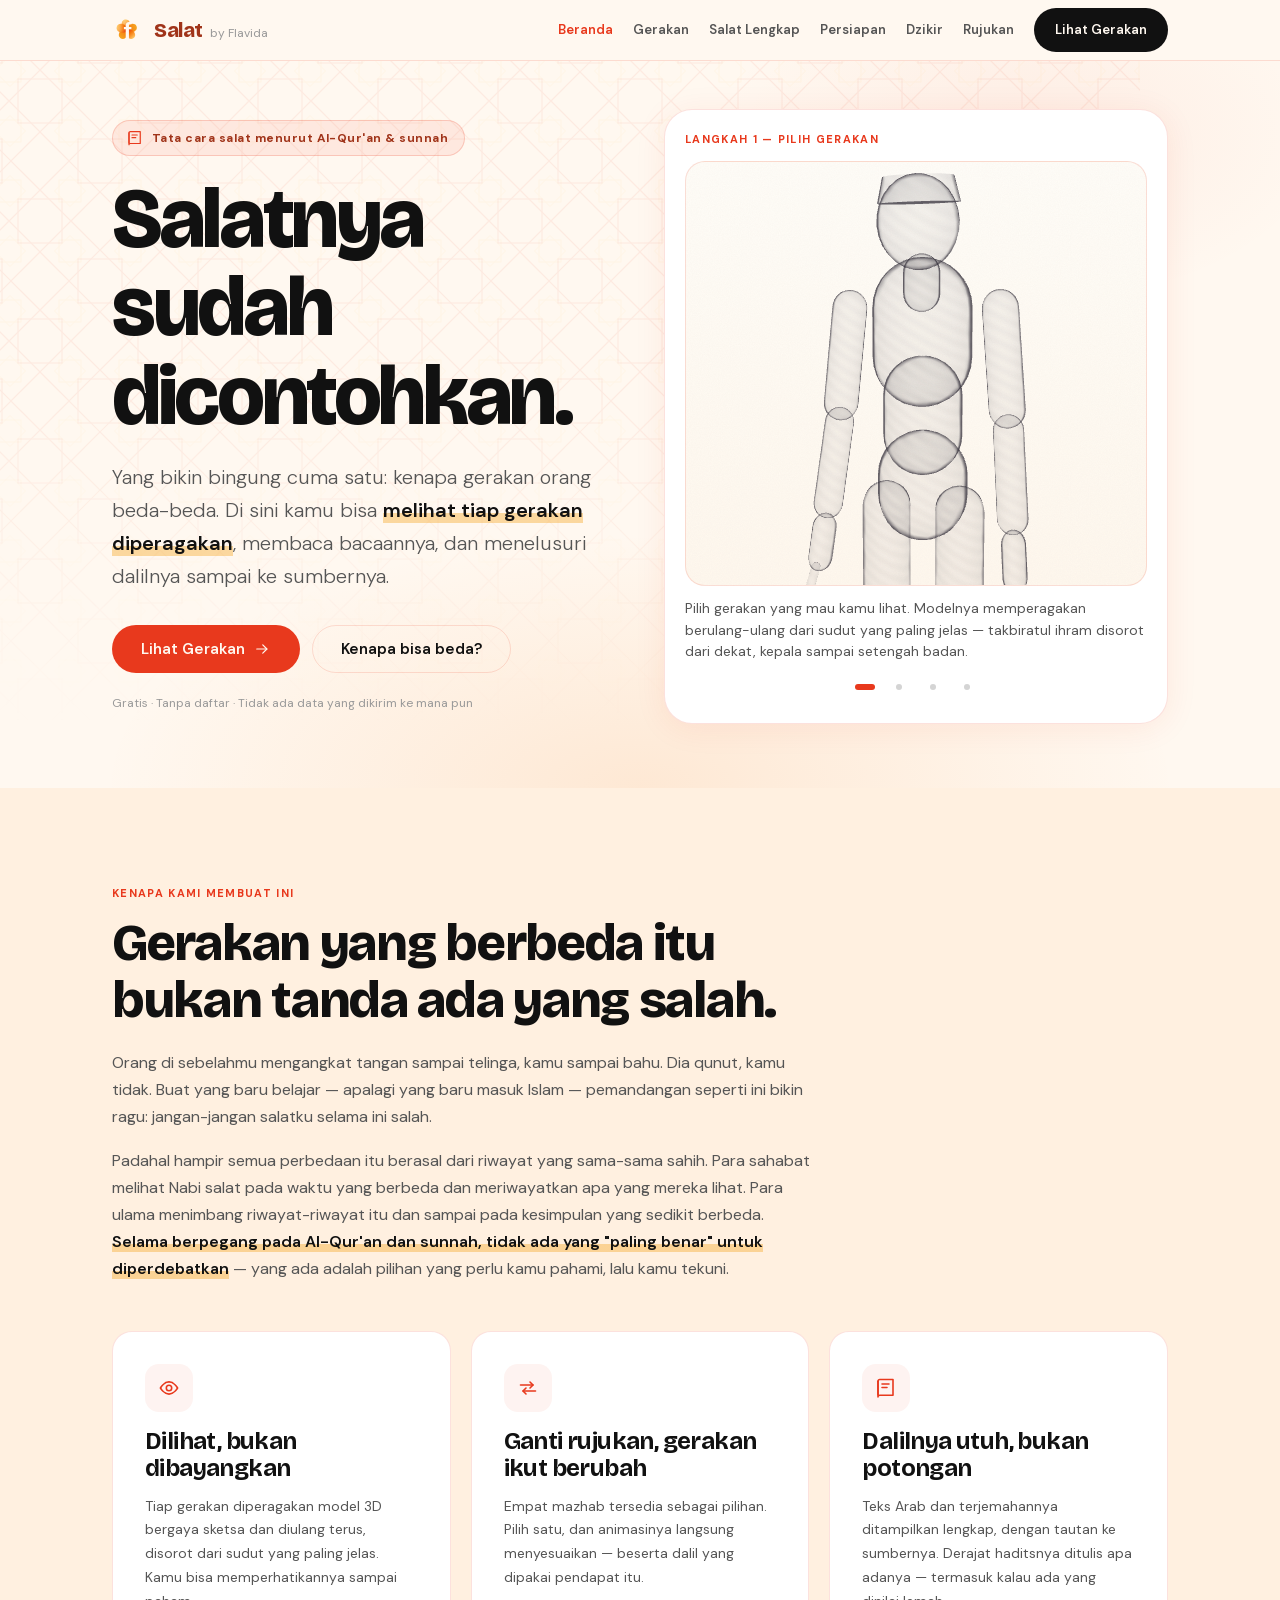
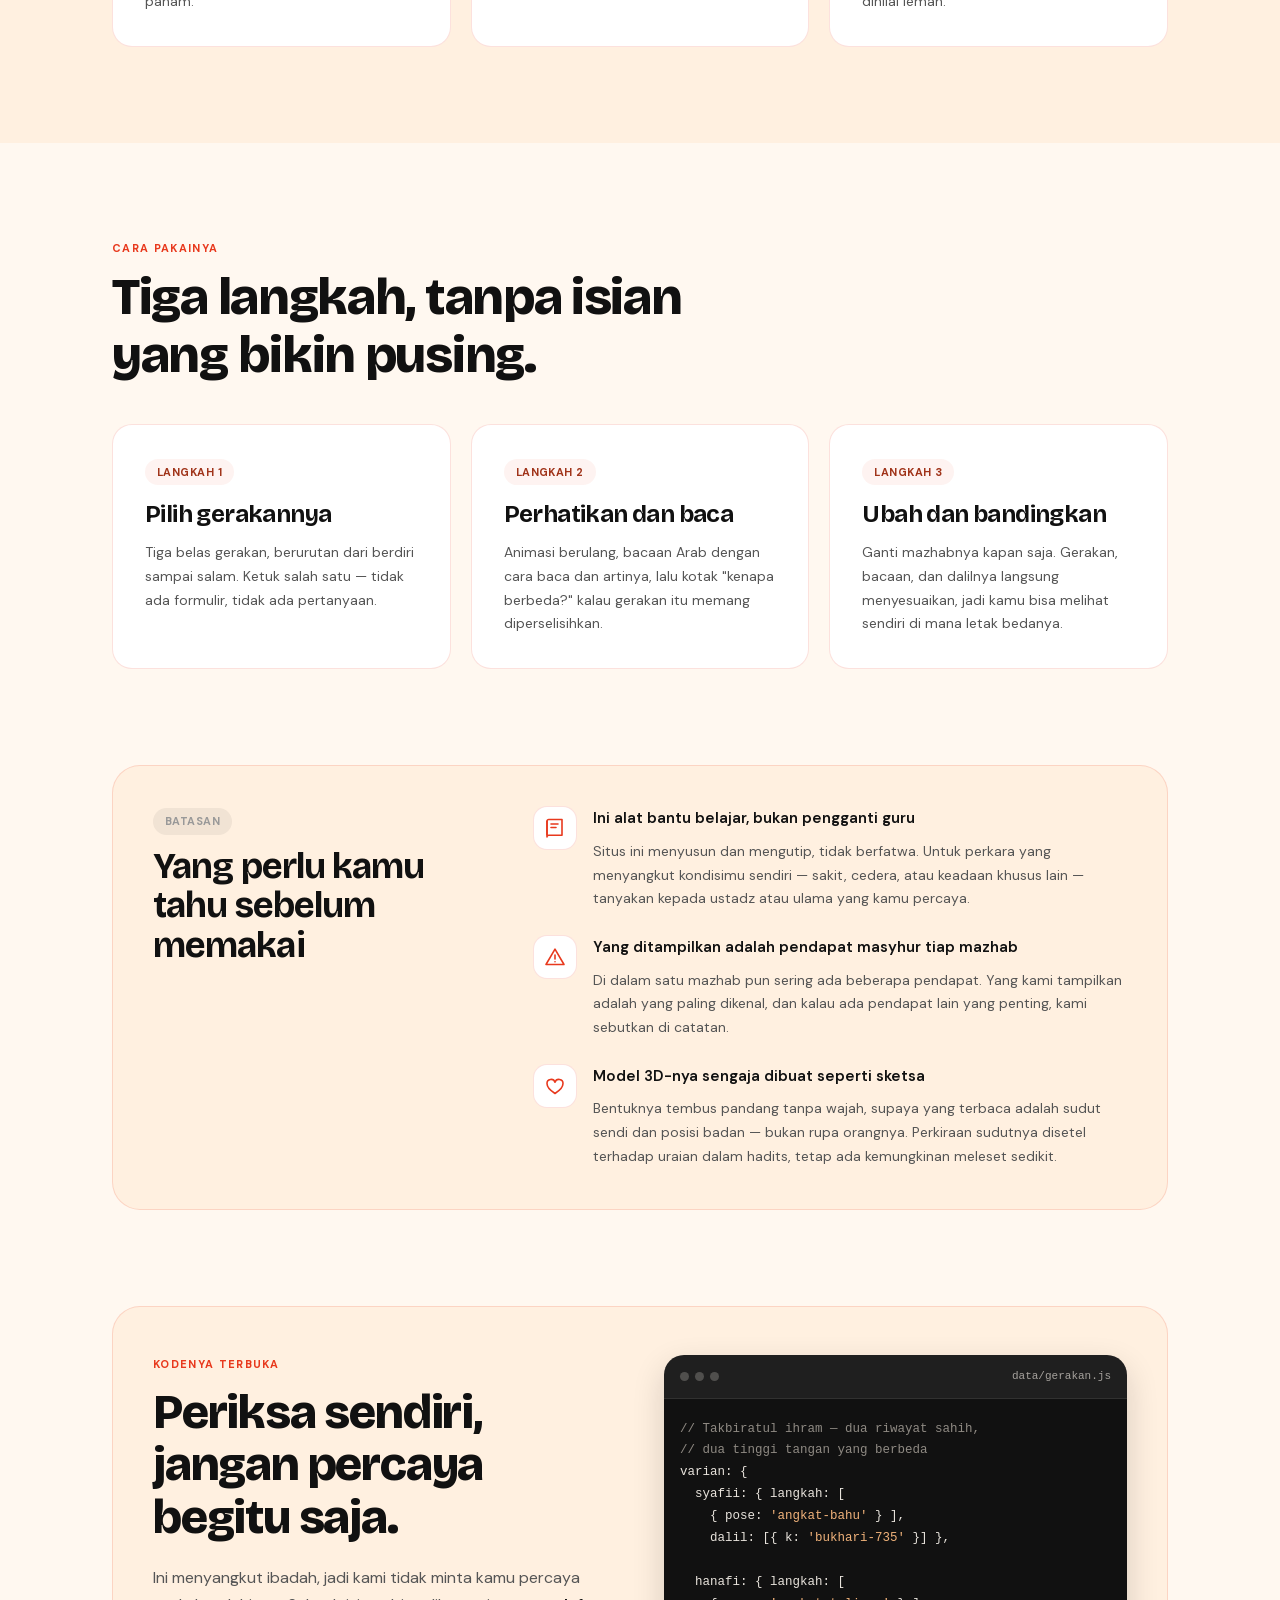
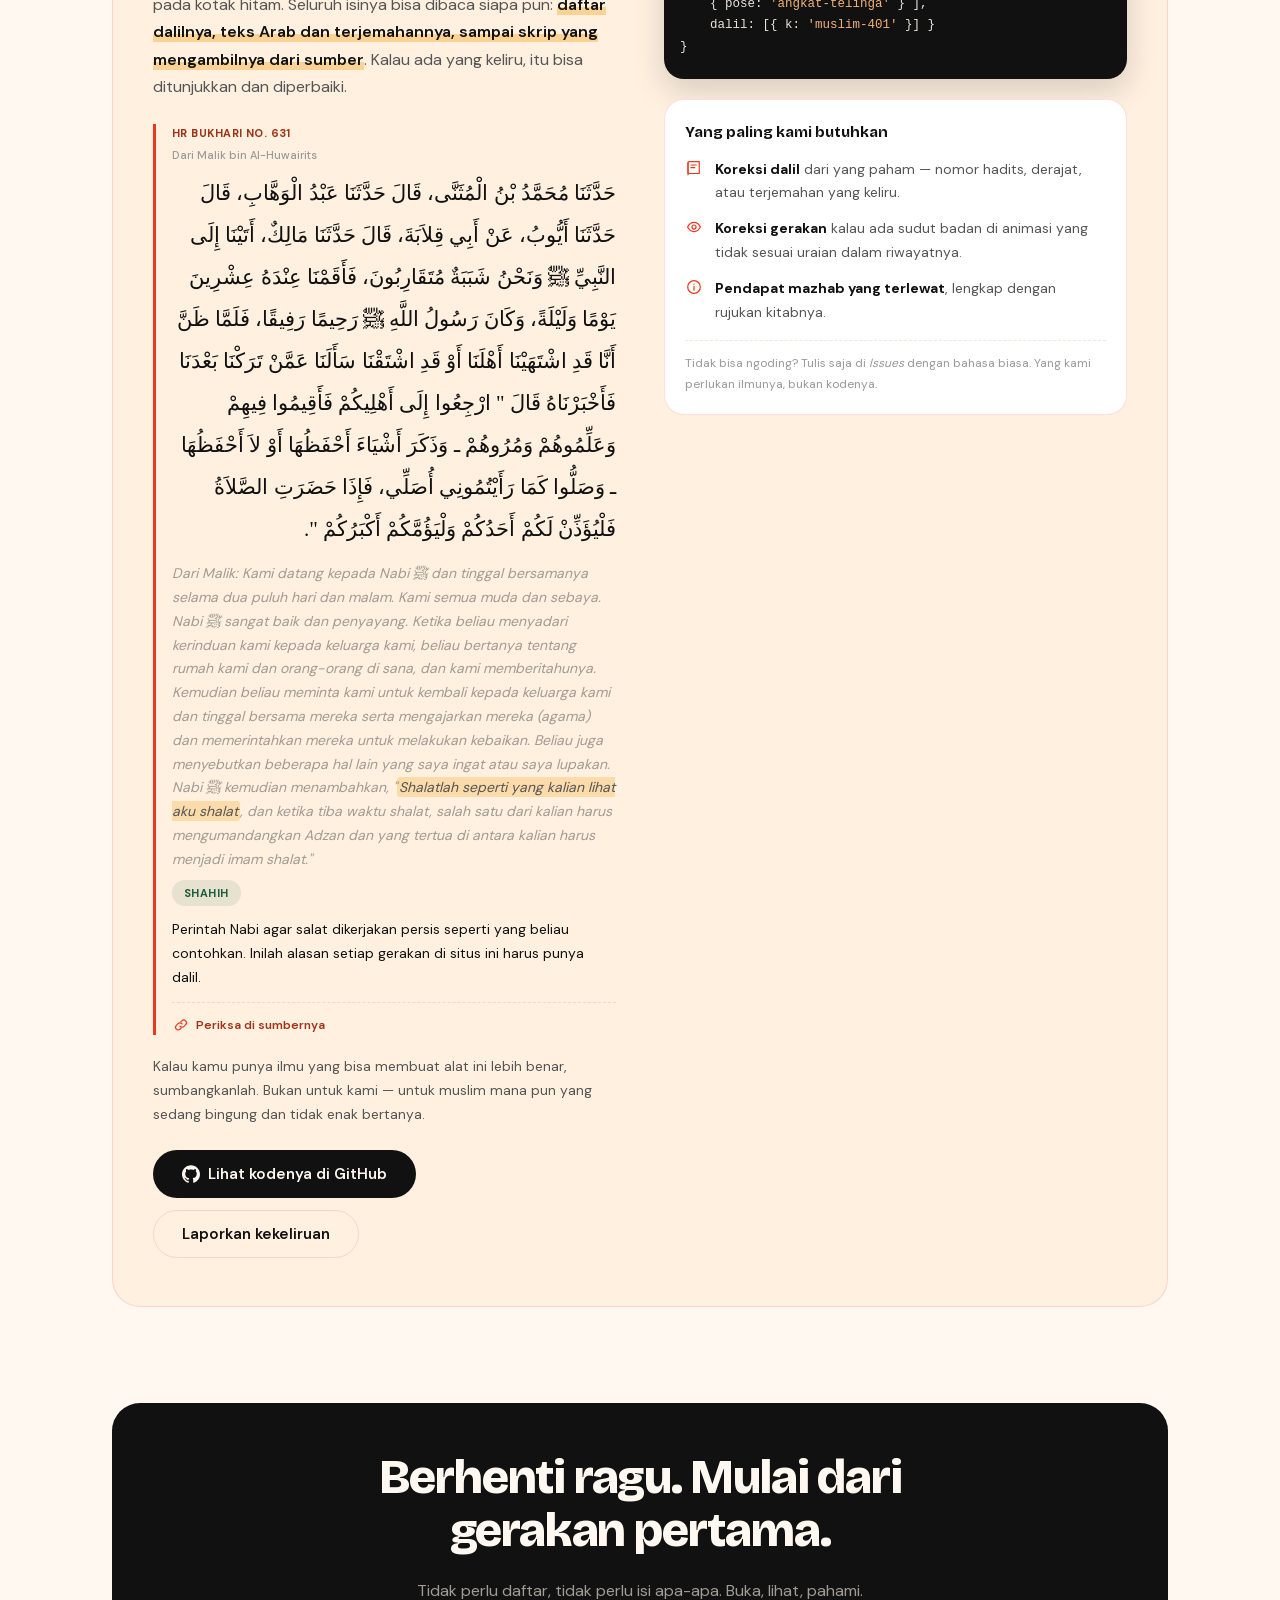
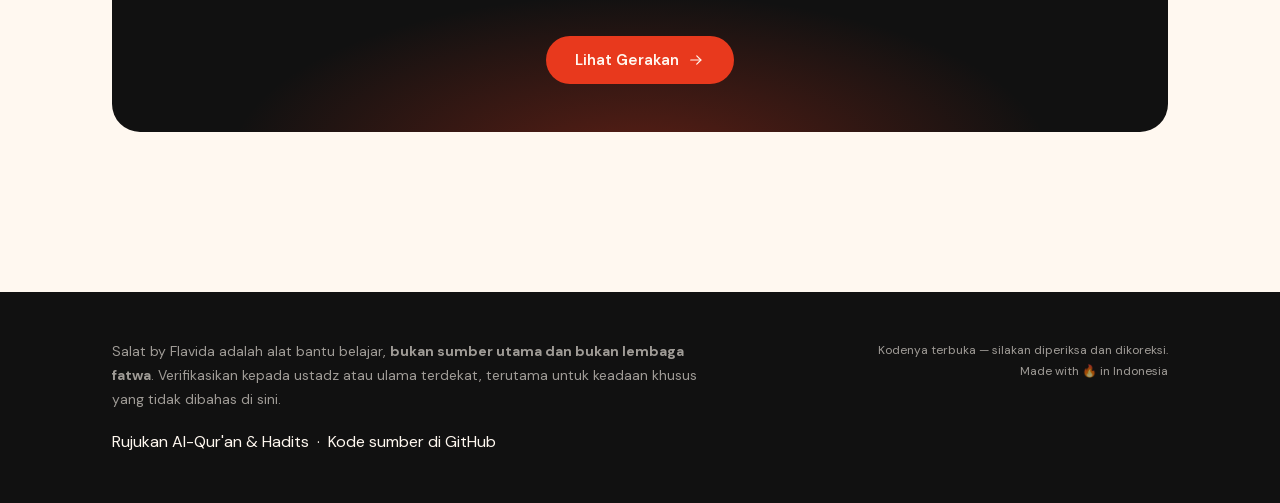
<file: index.html>
<!DOCTYPE html>
<html lang="id">
<head>
<meta charset="utf-8">
<meta name="viewport" content="width=device-width, initial-scale=1">
<title>Salat — cara salat sesuai Al-Qur'an dan sunnah, tanpa bikin bingung</title>
<meta name="description" content="Lihat animasi tiap gerakan salat beserta bacaan dan dalilnya. Ganti rujukan mazhab, gerakannya menyesuaikan. Gratis, tanpa daftar, semua diproses di browser kamu sendiri.">
<meta name="theme-color" content="#FFF8F0">
<link rel="icon" href="assets/mark-color.svg">
<link rel="stylesheet" href="css/font.css?v=15">
<link rel="stylesheet" href="css/tokens.css?v=15">
<link rel="stylesheet" href="css/base.css?v=15">
<link rel="stylesheet" href="css/app.css?v=15">
</head>
<body>
<a class="skip-link" href="#utama">Lompat ke isi</a>

<script src="js/sprite.js?v=15"></script>

<nav class="nav">
  <div class="wrap nav-inner">
    <a class="nav-brand" href="index.html">
      <img src="assets/mark-color.svg" alt="">
      <span class="nav-brand-teks">
        <span class="nav-brand-nama">Salat</span>
        <span class="nav-brand-sub">by Flavida</span>
      </span>
    </a>

    <button class="nav-toggle" type="button" id="nav-toggle"
            aria-expanded="false" aria-controls="nav-menu" aria-label="Buka menu">
      <span class="nav-toggle-garis"></span>
    </button>

    <div class="nav-menu" id="nav-menu">
      <a href="index.html">Beranda</a>
      <a href="gerakan.html">Gerakan</a>
      <a href="lengkap.html">Salat Lengkap</a>
      <a href="persiapan.html">Persiapan</a>
      <a href="dzikir.html">Dzikir</a>
      <a href="rujukan.html">Rujukan</a>
      <a class="btn btn-dark btn-sm" href="gerakan.html">Lihat Gerakan</a>
    </div>
  </div>
</nav>

<main id="utama">

  <!-- ═══ HERO ═══ -->
  <section class="hero">
    <!--
      Latar pola geometri Islam (bintang delapan / khatim). Dua lapis dengan
      ukuran dan arah gerak berbeda supaya terasa berlapis, keduanya nyaris
      transparan agar tidak mengganggu keterbacaan.
    -->
    <div class="hero-pola" aria-hidden="true">
      <svg class="hero-pola-lapis hero-pola-besar" xmlns="http://www.w3.org/2000/svg">
        <defs>
          <pattern id="khatim-besar" width="120" height="120" patternUnits="userSpaceOnUse">
            <g fill="none" stroke="currentColor" stroke-width="1.1">
              <rect x="38" y="38" width="44" height="44"/>
              <path d="M60 29 91 60 60 91 29 60Z"/>
              <rect x="-22" y="-22" width="44" height="44"/>
              <path d="M0 -31 31 0 0 31 -31 0Z"/>
              <rect x="98" y="-22" width="44" height="44"/>
              <path d="M120 -31 151 0 120 31 89 0Z"/>
              <rect x="-22" y="98" width="44" height="44"/>
              <path d="M0 89 31 120 0 151 -31 120Z"/>
              <rect x="98" y="98" width="44" height="44"/>
              <path d="M120 89 151 120 120 151 89 120Z"/>
              <path d="M31 0 60 29M89 0 60 29M31 120 60 91M89 120 60 91M0 31 29 60M0 89 29 60M120 31 91 60M120 89 91 60"/>
            </g>
          </pattern>
        </defs>
        <rect width="100%" height="100%" fill="url(#khatim-besar)"/>
      </svg>

      <svg class="hero-pola-lapis hero-pola-kecil" xmlns="http://www.w3.org/2000/svg">
        <defs>
          <pattern id="khatim-kecil" width="60" height="60" patternUnits="userSpaceOnUse">
            <g fill="none" stroke="currentColor" stroke-width="0.9">
              <rect x="19" y="19" width="22" height="22"/>
              <path d="M30 14.5 45.5 30 30 45.5 14.5 30Z"/>
            </g>
          </pattern>
        </defs>
        <rect width="100%" height="100%" fill="url(#khatim-kecil)"/>
      </svg>
    </div>

    <div class="wrap">
      <div class="hero-grid">
        <div>
          <span class="lencana-syariat">
            <svg class="ic ic-sm" aria-hidden="true"><use href="#i-kitab"></use></svg>
            Tata cara salat menurut Al-Qur'an &amp; sunnah
          </span>
          <h1>Salatnya sudah dicontohkan.</h1>
          <p class="hero-lead">
            Yang bikin bingung cuma satu: kenapa gerakan orang beda-beda. Di sini kamu bisa
            <span class="sorot">melihat tiap gerakan diperagakan</span>, membaca bacaannya,
            dan menelusuri dalilnya sampai ke sumbernya.
          </p>
          <div class="btn-row">
            <a class="btn btn-primary" href="gerakan.html">
              Lihat Gerakan <svg class="ic ic-sm" aria-hidden="true"><use href="#i-kanan"></use></svg>
            </a>
            <a class="btn btn-ghost" href="#kenapa">Kenapa bisa beda?</a>
          </div>
          <p class="flav-caption" style="margin-top: var(--space-5)">
            Gratis · Tanpa daftar · Tidak ada data yang dikirim ke mana pun
          </p>
        </div>

        <!-- Demo memakai mesin 3D yang sama dengan halaman gerakan -->
        <div class="demo" aria-label="Contoh cara kerja situs">
          <div class="demo-tahap" id="demo-tahap"></div>
          <div class="panggung" id="demo-panggung">
            <div class="panggung-gagal">
              <div>Peramban ini belum bisa menampilkan animasi 3D, tapi seluruh bacaan
                dan dalil tetap bisa dibaca.</div>
            </div>
          </div>
          <p class="demo-keterangan" id="demo-keterangan"></p>
          <div class="demo-titik" id="demo-titik"></div>
        </div>
      </div>
    </div>
  </section>

  <!-- ═══ KENAPA BISA BEDA ═══ -->
  <section class="section" id="kenapa" style="background: var(--bg-secondary)">
    <div class="wrap">
      <div style="max-width: 64ch; margin-bottom: var(--space-12)">
        <span class="overline">Kenapa kami membuat ini</span>
        <h2 class="flav-display-l">Gerakan yang berbeda itu bukan tanda ada yang salah.</h2>
        <p class="flav-body" style="margin-top: var(--space-5)">
          Orang di sebelahmu mengangkat tangan sampai telinga, kamu sampai bahu. Dia qunut,
          kamu tidak. Buat yang baru belajar — apalagi yang baru masuk Islam — pemandangan
          seperti ini bikin ragu: jangan-jangan salatku selama ini salah.
        </p>
        <p class="flav-body" style="margin-top: var(--space-4)">
          Padahal hampir semua perbedaan itu berasal dari riwayat yang sama-sama sahih.
          Para sahabat melihat Nabi salat pada waktu yang berbeda dan meriwayatkan apa yang
          mereka lihat. Para ulama menimbang riwayat-riwayat itu dan sampai pada kesimpulan
          yang sedikit berbeda. <span class="sorot">Selama berpegang pada Al-Qur'an dan
          sunnah, tidak ada yang "paling benar" untuk diperdebatkan</span> — yang ada adalah
          pilihan yang perlu kamu pahami, lalu kamu tekuni.
        </p>
      </div>

      <div class="grid grid-3">
        <div class="card card-hover">
          <div class="card-icon"><svg class="ic" aria-hidden="true" style="color:var(--color-flame)"><use href="#i-mata"></use></svg></div>
          <h3 class="flav-heading-m">Dilihat, bukan dibayangkan</h3>
          <p class="flav-body-sm" style="margin-top: var(--space-3)">
            Tiap gerakan diperagakan model 3D bergaya sketsa dan diulang terus, disorot dari
            sudut yang paling jelas. Kamu bisa memperhatikannya sampai paham.
          </p>
        </div>
        <div class="card card-hover">
          <div class="card-icon"><svg class="ic" aria-hidden="true" style="color:var(--color-flame)"><use href="#i-bolak"></use></svg></div>
          <h3 class="flav-heading-m">Ganti rujukan, gerakan ikut berubah</h3>
          <p class="flav-body-sm" style="margin-top: var(--space-3)">
            Empat mazhab tersedia sebagai pilihan. Pilih satu, dan animasinya langsung
            menyesuaikan — beserta dalil yang dipakai pendapat itu.
          </p>
        </div>
        <div class="card card-hover">
          <div class="card-icon"><svg class="ic" aria-hidden="true" style="color:var(--color-flame)"><use href="#i-kitab"></use></svg></div>
          <h3 class="flav-heading-m">Dalilnya utuh, bukan potongan</h3>
          <p class="flav-body-sm" style="margin-top: var(--space-3)">
            Teks Arab dan terjemahannya ditampilkan lengkap, dengan tautan ke sumbernya.
            Derajat haditsnya ditulis apa adanya — termasuk kalau ada yang dinilai lemah.
          </p>
        </div>
      </div>
    </div>
  </section>

  <!-- ═══ TIGA LANGKAH ═══ -->
  <section class="section">
    <div class="wrap">
      <span class="overline">Cara pakainya</span>
      <h2 class="flav-display-l" style="max-width: 20ch">Tiga langkah, tanpa isian yang
        bikin pusing.</h2>

      <div class="grid grid-3" style="margin-top: var(--space-10)">
        <div class="card">
          <span class="badge">Langkah 1</span>
          <h3 class="flav-heading-m" style="margin-top: var(--space-4)">Pilih gerakannya</h3>
          <p class="flav-body-sm" style="margin-top: var(--space-3)">
            Tiga belas gerakan, berurutan dari berdiri sampai salam. Ketuk salah satu — tidak
            ada formulir, tidak ada pertanyaan.
          </p>
        </div>
        <div class="card">
          <span class="badge">Langkah 2</span>
          <h3 class="flav-heading-m" style="margin-top: var(--space-4)">Perhatikan dan baca</h3>
          <p class="flav-body-sm" style="margin-top: var(--space-3)">
            Animasi berulang, bacaan Arab dengan cara baca dan artinya, lalu kotak
            "kenapa berbeda?" kalau gerakan itu memang diperselisihkan.
          </p>
        </div>
        <div class="card">
          <span class="badge">Langkah 3</span>
          <h3 class="flav-heading-m" style="margin-top: var(--space-4)">Ubah dan bandingkan</h3>
          <p class="flav-body-sm" style="margin-top: var(--space-3)">
            Ganti mazhabnya kapan saja. Gerakan, bacaan, dan dalilnya langsung menyesuaikan,
            jadi kamu bisa melihat sendiri di mana letak bedanya.
          </p>
        </div>
      </div>
    </div>
  </section>

  <!-- ═══ BATASAN — jujur di depan ═══ -->
  <section class="section" style="padding-top: 0">
    <div class="wrap">
      <div class="batasan">
        <div class="batasan-kepala">
          <span class="badge badge-muted">Batasan</span>
          <h2 class="flav-heading-l" style="margin-top: var(--space-3)">Yang perlu kamu tahu
            sebelum memakai</h2>
        </div>
        <div class="batasan-poin">
          <div class="batasan-item">
            <span class="batasan-ikon">
              <svg class="ic" aria-hidden="true"><use href="#i-kitab"></use></svg>
            </span>
            <div>
              <strong>Ini alat bantu belajar, bukan pengganti guru</strong>
              <p>Situs ini menyusun dan mengutip, tidak berfatwa. Untuk perkara yang
                menyangkut kondisimu sendiri — sakit, cedera, atau keadaan khusus lain —
                tanyakan kepada ustadz atau ulama yang kamu percaya.</p>
            </div>
          </div>
          <div class="batasan-item">
            <span class="batasan-ikon">
              <svg class="ic" aria-hidden="true"><use href="#i-waspada"></use></svg>
            </span>
            <div>
              <strong>Yang ditampilkan adalah pendapat masyhur tiap mazhab</strong>
              <p>Di dalam satu mazhab pun sering ada beberapa pendapat. Yang kami tampilkan
                adalah yang paling dikenal, dan kalau ada pendapat lain yang penting, kami
                sebutkan di catatan.</p>
            </div>
          </div>
          <div class="batasan-item">
            <span class="batasan-ikon">
              <svg class="ic" aria-hidden="true"><use href="#i-hati"></use></svg>
            </span>
            <div>
              <strong>Model 3D-nya sengaja dibuat seperti sketsa</strong>
              <p>Bentuknya tembus pandang tanpa wajah, supaya yang terbaca adalah sudut
                sendi dan posisi badan — bukan rupa orangnya. Perkiraan sudutnya disetel
                terhadap uraian dalam hadits, tetap ada kemungkinan meleset sedikit.</p>
            </div>
          </div>
        </div>
      </div>
    </div>
  </section>

  <!-- ═══ KODE TERBUKA ═══ -->
  <section class="section" style="padding-top: 0" id="kontribusi">
    <div class="wrap">
      <div class="terbuka">
        <div class="terbuka-kiri">
          <span class="overline">Kodenya terbuka</span>
          <h2 class="flav-display-m" style="max-width: 16ch">Periksa sendiri, jangan percaya
            begitu saja.</h2>

          <p class="flav-body" style="margin-top: var(--space-5)">
            Ini menyangkut ibadah, jadi kami tidak minta kamu percaya pada kotak hitam.
            Seluruh isinya bisa dibaca siapa pun: <span class="sorot">daftar dalilnya, teks
            Arab dan terjemahannya, sampai skrip yang mengambilnya dari sumber</span>.
            Kalau ada yang keliru, itu bisa ditunjukkan dan diperbaiki.
          </p>

          <!-- Kutipan diambil dari data/dalil.js, tidak diketik ulang di sini —
               aturan yang sama berlaku untuk seluruh kutipan di situs ini. -->
          <div style="margin-top: var(--space-6)"
               data-dalil="bukhari-631" data-sorot="ikut"></div>

          <p class="flav-body-sm" style="margin-top: var(--space-5)">
            Kalau kamu punya ilmu yang bisa membuat alat ini lebih benar, sumbangkanlah.
            Bukan untuk kami — untuk muslim mana pun yang sedang bingung dan tidak enak
            bertanya.
          </p>

          <div class="btn-row" style="margin-top: var(--space-6)">
            <a class="btn btn-dark" href="https://github.com/arnantoakbar/salat"
               target="_blank" rel="noopener noreferrer">
              <svg class="ic ic-sm ic-isi" aria-hidden="true"><use href="#i-github"></use></svg>
              Lihat kodenya di GitHub
            </a>
            <a class="btn btn-ghost" href="https://github.com/arnantoakbar/salat/issues/new"
               target="_blank" rel="noopener noreferrer">
              Laporkan kekeliruan
            </a>
          </div>
        </div>

        <div class="terbuka-kanan">
          <!-- Cuplikan sungguhan dari data situs, bukan hiasan. -->
          <div class="kode-kartu">
            <div class="kode-bar">
              <span class="kode-titik"></span><span class="kode-titik"></span><span class="kode-titik"></span>
              <span class="kode-nama">data/gerakan.js</span>
            </div>
            <pre class="kode-isi"><code><span class="k-c">// Takbiratul ihram — dua riwayat sahih,</span>
<span class="k-c">// dua tinggi tangan yang berbeda</span>
varian: {
  syafii: { langkah: [
    { pose: <span class="k-s">'angkat-bahu'</span> } ],
    dalil: [{ k: <span class="k-s">'bukhari-735'</span> }] },

  hanafi: { langkah: [
    { pose: <span class="k-s">'angkat-telinga'</span> } ],
    dalil: [{ k: <span class="k-s">'muslim-401'</span> }] }
}</code></pre>
          </div>

          <div class="kontrib">
            <div class="kontrib-judul">Yang paling kami butuhkan</div>
            <ul class="kontrib-daftar">
              <li>
                <svg class="ic ic-sm" aria-hidden="true"><use href="#i-kitab"></use></svg>
                <span><strong>Koreksi dalil</strong> dari yang paham — nomor hadits, derajat,
                  atau terjemahan yang keliru.</span>
              </li>
              <li>
                <svg class="ic ic-sm" aria-hidden="true"><use href="#i-mata"></use></svg>
                <span><strong>Koreksi gerakan</strong> kalau ada sudut badan di animasi yang
                  tidak sesuai uraian dalam riwayatnya.</span>
              </li>
              <li>
                <svg class="ic ic-sm" aria-hidden="true"><use href="#i-info"></use></svg>
                <span><strong>Pendapat mazhab yang terlewat</strong>, lengkap dengan rujukan
                  kitabnya.</span>
              </li>
            </ul>
            <p class="kontrib-kaki">
              Tidak bisa ngoding? Tulis saja di <em>Issues</em> dengan bahasa biasa. Yang
              kami perlukan ilmunya, bukan kodenya.
            </p>
          </div>
        </div>
      </div>
    </div>
  </section>

  <!-- ═══ CTA ═══ -->
  <section class="section" style="padding-top: 0">
    <div class="wrap">
      <div style="background: var(--bg-dark); border-radius: var(--radius-cta); padding: var(--space-12) var(--space-6); text-align: center; position: relative; overflow: hidden">
        <div style="position:absolute; inset:0; background: radial-gradient(ellipse 60% 80% at 50% 110%, rgba(232,57,29,0.35), transparent 65%)"></div>
        <div style="position: relative">
          <h2 class="flav-display-m" style="color: var(--fg-on-dark); max-width: 20ch; margin-inline: auto">
            Berhenti ragu. Mulai dari gerakan pertama.
          </h2>
          <p style="color: var(--fg-on-dark-dim); margin: var(--space-5) auto var(--space-8); max-width: 46ch">
            Tidak perlu daftar, tidak perlu isi apa-apa. Buka, lihat, pahami.
          </p>
          <a class="btn btn-primary" href="gerakan.html">
            Lihat Gerakan <svg class="ic ic-sm" aria-hidden="true"><use href="#i-kanan"></use></svg>
          </a>
        </div>
      </div>
    </div>
  </section>

</main>

<footer class="footer">
  <div class="wrap footer-inner">
    <div>
      <p class="footer-note">
        Salat by Flavida adalah alat bantu belajar, <strong>bukan sumber utama dan bukan
        lembaga fatwa</strong>. Verifikasikan kepada ustadz atau ulama terdekat, terutama
        untuk keadaan khusus yang tidak dibahas di sini.
      </p>
      <p style="margin-top: var(--space-4)">
        <a href="rujukan.html">Rujukan Al-Qur'an &amp; Hadits</a> &nbsp;·&nbsp;
        <a href="https://github.com/arnantoakbar/salat" target="_blank" rel="noopener noreferrer">Kode sumber di GitHub</a>
      </p>
    </div>
    <div class="footer-made">
      Kodenya terbuka — silakan diperiksa dan dikoreksi.<br>
      Made with 🔥 in Indonesia
    </div>
  </div>
</footer>

<script src="js/vendor/three.min.js"></script>
<script src="js/tiga/rig.js?v=15"></script>
<script src="js/tiga/pose.js?v=15"></script>
<script src="js/tiga/kamera.js?v=15"></script>
<script src="js/tiga/viewer.js?v=15"></script>
<script src="data/dalil.js?v=15"></script>
<script src="data/bacaan.js?v=15"></script>
<script src="data/gerakan.js?v=15"></script>
<script src="js/ui-dalil.js?v=15"></script>
<script src="js/ui-sisip.js?v=15"></script>
<script src="js/ui-landing.js?v=15"></script>
<script src="js/ui-nav.js?v=15"></script>
</body>
</html>
</file>
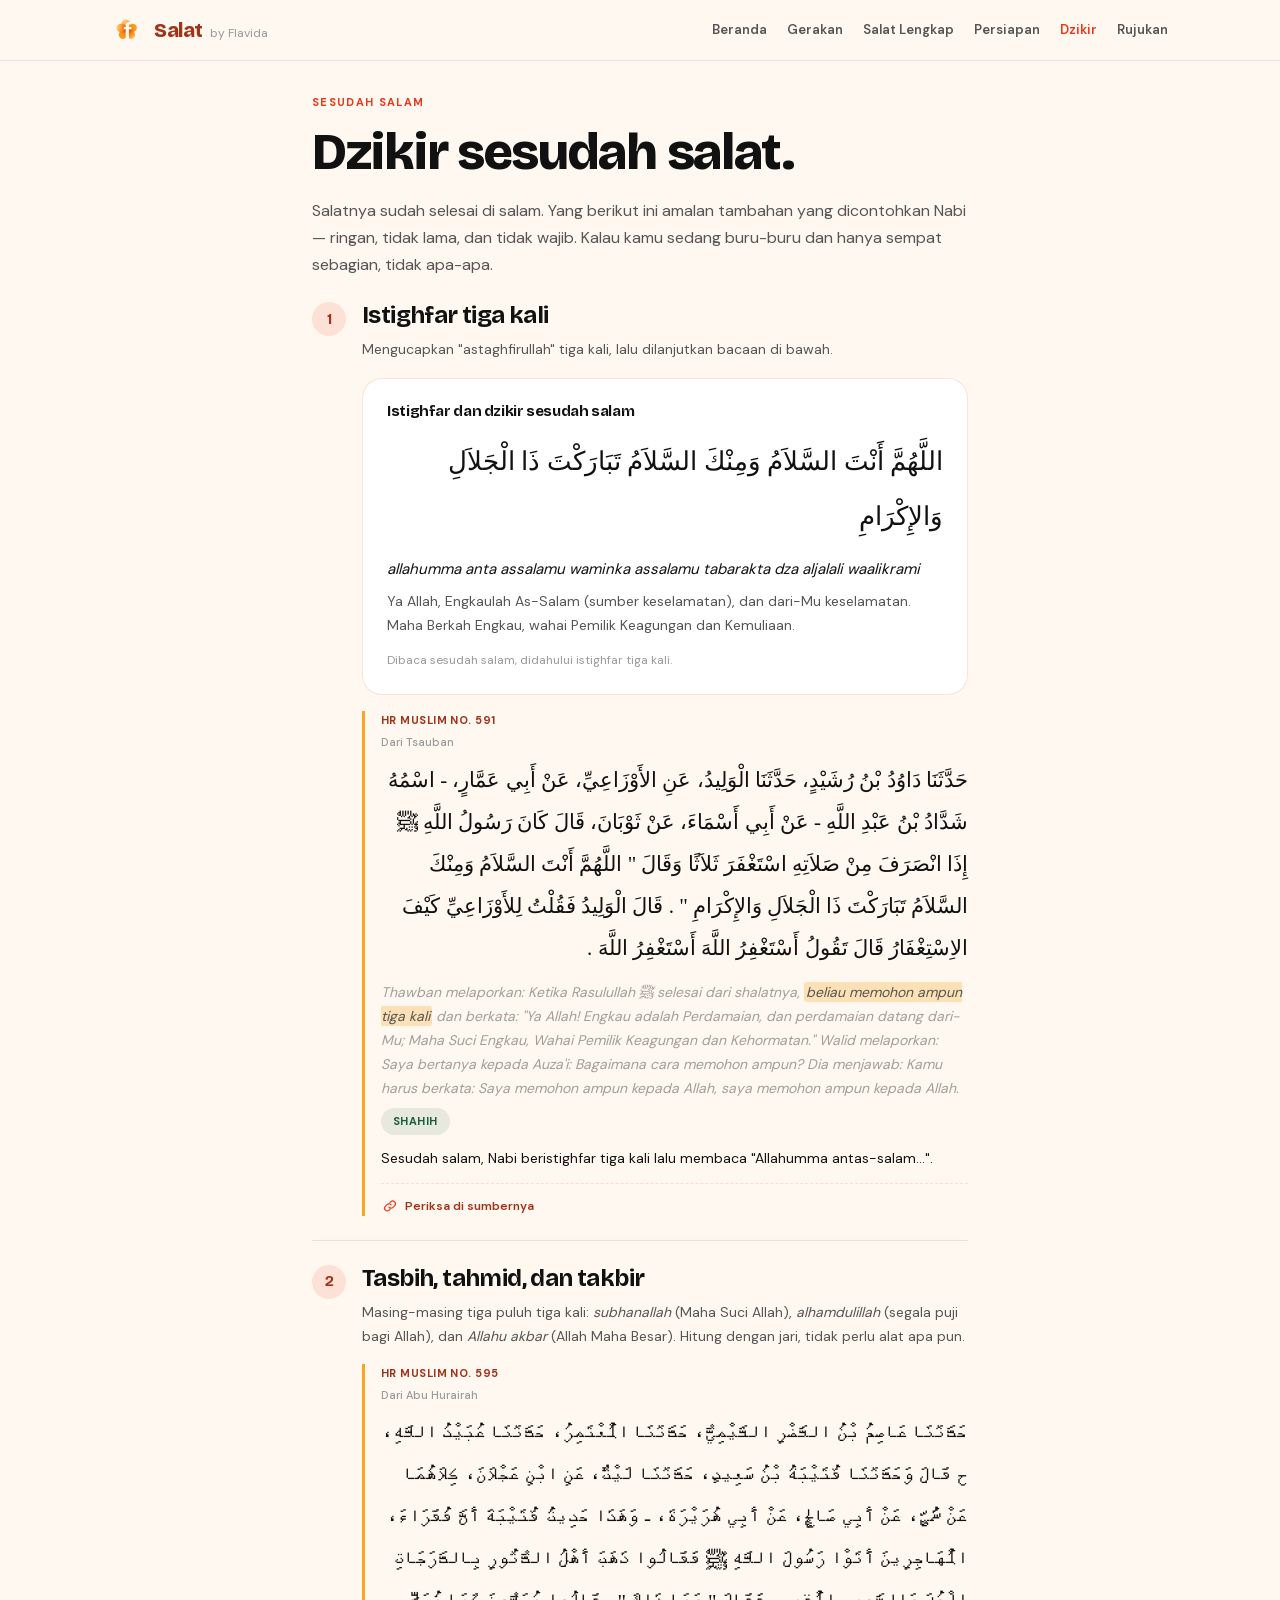
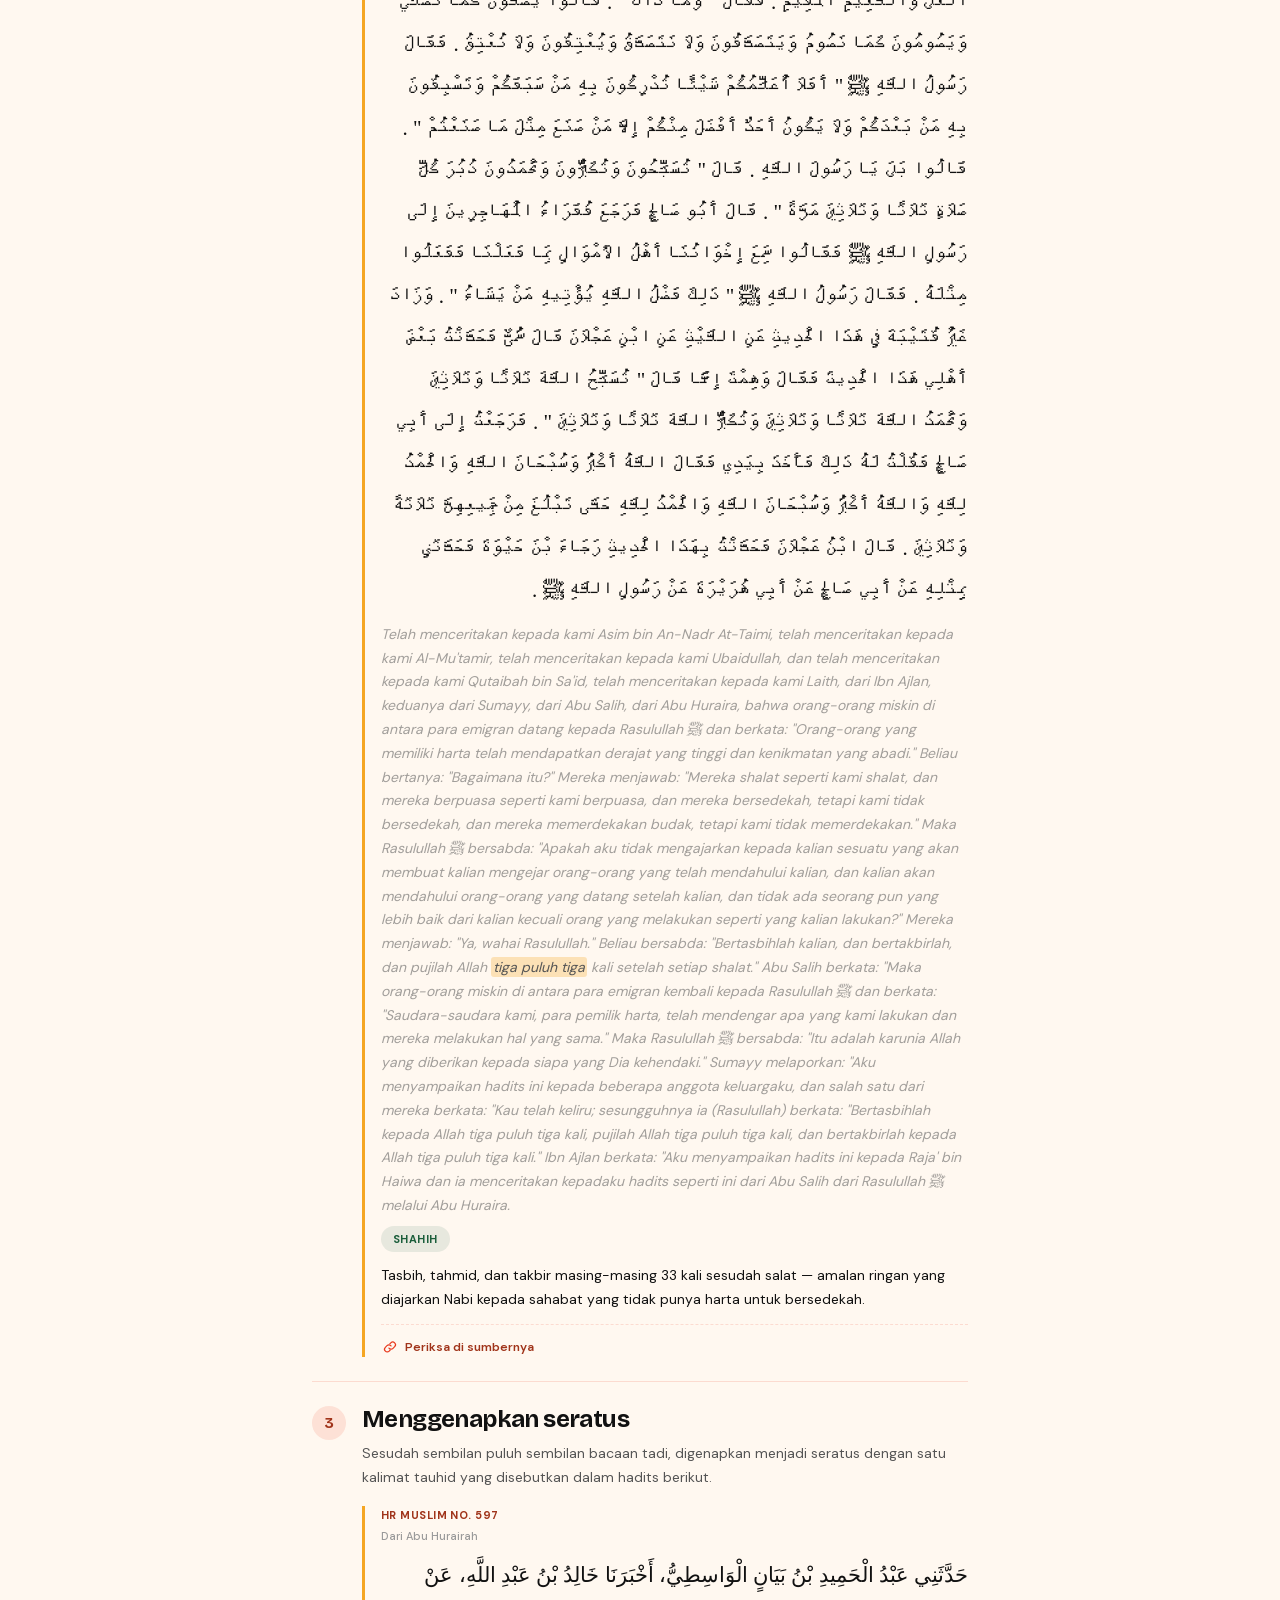
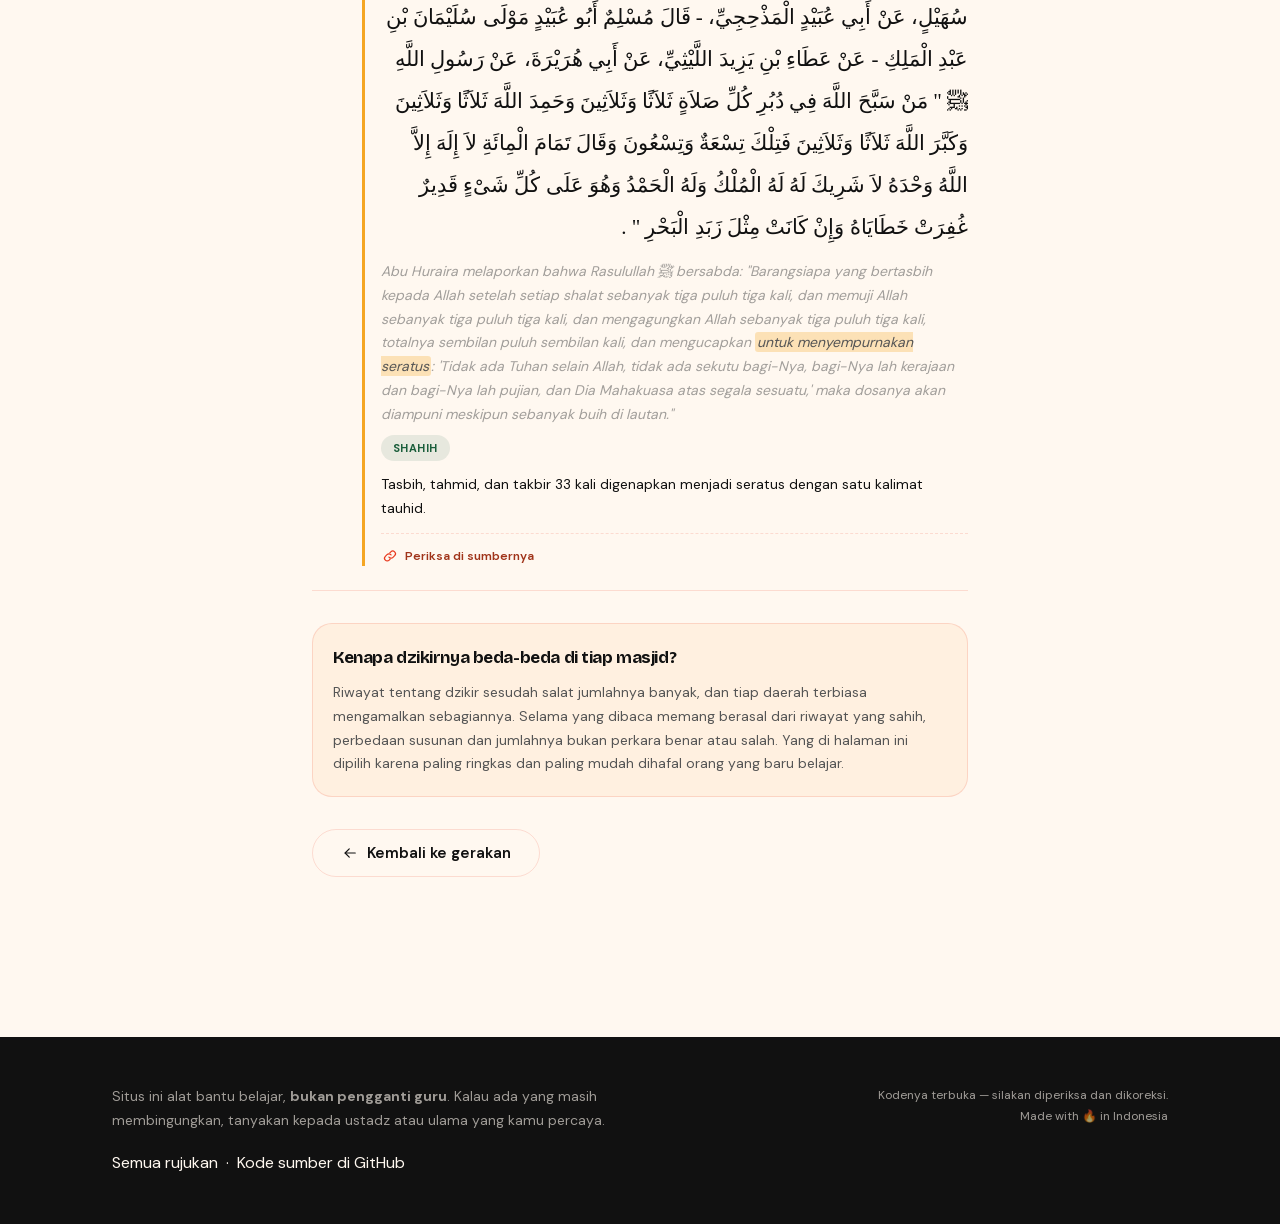
<file: dzikir.html>
<!DOCTYPE html>
<html lang="id">
<head>
<meta charset="utf-8">
<meta name="viewport" content="width=device-width, initial-scale=1">
<title>Dzikir Sesudah Salat — Salat by Flavida</title>
<meta name="description" content="Istighfar, tasbih, tahmid, dan takbir sesudah salat beserta dalilnya. Ringkas dan mudah dihafal.">
<meta name="theme-color" content="#FFF8F0">
<link rel="icon" href="assets/mark-color.svg">
<link rel="stylesheet" href="css/font.css?v=15">
<link rel="stylesheet" href="css/tokens.css?v=15">
<link rel="stylesheet" href="css/base.css?v=15">
<link rel="stylesheet" href="css/app.css?v=15">
</head>
<body>
<a class="skip-link" href="#utama">Lompat ke isi</a>

<script src="js/sprite.js?v=15"></script>

<nav class="nav">
  <div class="wrap nav-inner">
    <a class="nav-brand" href="index.html">
      <img src="assets/mark-color.svg" alt="">
      <span class="nav-brand-teks">
        <span class="nav-brand-nama">Salat</span>
        <span class="nav-brand-sub">by Flavida</span>
      </span>
    </a>
    <button class="nav-toggle" type="button" id="nav-toggle"
            aria-expanded="false" aria-controls="nav-menu" aria-label="Buka menu">
      <span class="nav-toggle-garis"></span>
    </button>
    <div class="nav-menu" id="nav-menu">
      <a href="index.html">Beranda</a>
      <a href="gerakan.html">Gerakan</a>
      <a href="lengkap.html">Salat Lengkap</a>
      <a href="persiapan.html">Persiapan</a>
      <a href="dzikir.html">Dzikir</a>
      <a href="rujukan.html">Rujukan</a>
    </div>
  </div>
</nav>

<main id="utama" class="section" style="padding-top: var(--space-8)">
  <div class="wrap wrap-narrow">

    <span class="overline">Sesudah salam</span>
    <h1 class="flav-display-l">Dzikir sesudah salat.</h1>
    <p class="flav-body" style="margin-top: var(--space-4)">
      Salatnya sudah selesai di salam. Yang berikut ini amalan tambahan yang dicontohkan
      Nabi &mdash; ringan, tidak lama, dan tidak wajib. Kalau kamu sedang buru-buru dan
      hanya sempat sebagian, tidak apa-apa.
    </p>

    <div class="langkah-kartu">
      <div class="langkah-nomor">1</div>
      <div>
        <h2 class="flav-heading-m">Istighfar tiga kali</h2>
        <p class="flav-body-sm">
          Mengucapkan &quot;astaghfirullah&quot; tiga kali, lalu dilanjutkan bacaan di bawah.
        </p>
        <div data-bacaan="istighfar"></div>
        <div data-dalil="muslim-591" data-sorot="dzikir"></div>
      </div>
    </div>

    <div class="langkah-kartu">
      <div class="langkah-nomor">2</div>
      <div>
        <h2 class="flav-heading-m">Tasbih, tahmid, dan takbir</h2>
        <p class="flav-body-sm">
          Masing-masing tiga puluh tiga kali: <em>subhanallah</em> (Maha Suci Allah),
          <em>alhamdulillah</em> (segala puji bagi Allah), dan <em>Allahu akbar</em>
          (Allah Maha Besar). Hitung dengan jari, tidak perlu alat apa pun.
        </p>
        <div data-dalil="muslim-595" data-sorot="tigapuluhtiga"></div>
      </div>
    </div>

    <div class="langkah-kartu">
      <div class="langkah-nomor">3</div>
      <div>
        <h2 class="flav-heading-m">Menggenapkan seratus</h2>
        <p class="flav-body-sm">
          Sesudah sembilan puluh sembilan bacaan tadi, digenapkan menjadi seratus dengan
          satu kalimat tauhid yang disebutkan dalam hadits berikut.
        </p>
        <div data-dalil="muslim-597" data-sorot="seratus"></div>
      </div>
    </div>

    <div class="note" style="margin-top: var(--space-8)">
      <div class="note-title">Kenapa dzikirnya beda-beda di tiap masjid?</div>
      Riwayat tentang dzikir sesudah salat jumlahnya banyak, dan tiap daerah terbiasa
      mengamalkan sebagiannya. Selama yang dibaca memang berasal dari riwayat yang sahih,
      perbedaan susunan dan jumlahnya bukan perkara benar atau salah. Yang di halaman ini
      dipilih karena paling ringkas dan paling mudah dihafal orang yang baru belajar.
    </div>

    <div class="btn-row" style="margin-top: var(--space-8)">
      <a class="btn btn-ghost" href="gerakan.html">
        <svg class="ic ic-sm" aria-hidden="true"><use href="#i-kiri"></use></svg>
        Kembali ke gerakan
      </a>
    </div>
  </div>
</main>

<footer class="footer">
  <div class="wrap footer-inner">
    <div>
      <p class="footer-note">
        Situs ini alat bantu belajar, <strong>bukan pengganti guru</strong>. Kalau ada yang
        masih membingungkan, tanyakan kepada ustadz atau ulama yang kamu percaya.
      </p>
      <p style="margin-top: var(--space-4)">
        <a href="rujukan.html">Semua rujukan</a> &nbsp;&middot;&nbsp;
        <a href="https://github.com/arnantoakbar/salat" target="_blank" rel="noopener noreferrer">Kode sumber di GitHub</a>
      </p>
    </div>
    <div class="footer-made">
      Kodenya terbuka &mdash; silakan diperiksa dan dikoreksi.<br>
      Made with &#128293; in Indonesia
    </div>
  </div>
</footer>

<script src="data/dalil.js?v=15"></script>
<script src="data/bacaan.js?v=15"></script>
<script src="data/gerakan.js?v=15"></script>
<script src="js/ui-dalil.js?v=15"></script>
<script src="js/ui-sisip.js?v=15"></script>
<script src="js/ui-nav.js?v=15"></script>
</body>
</html>
</file>
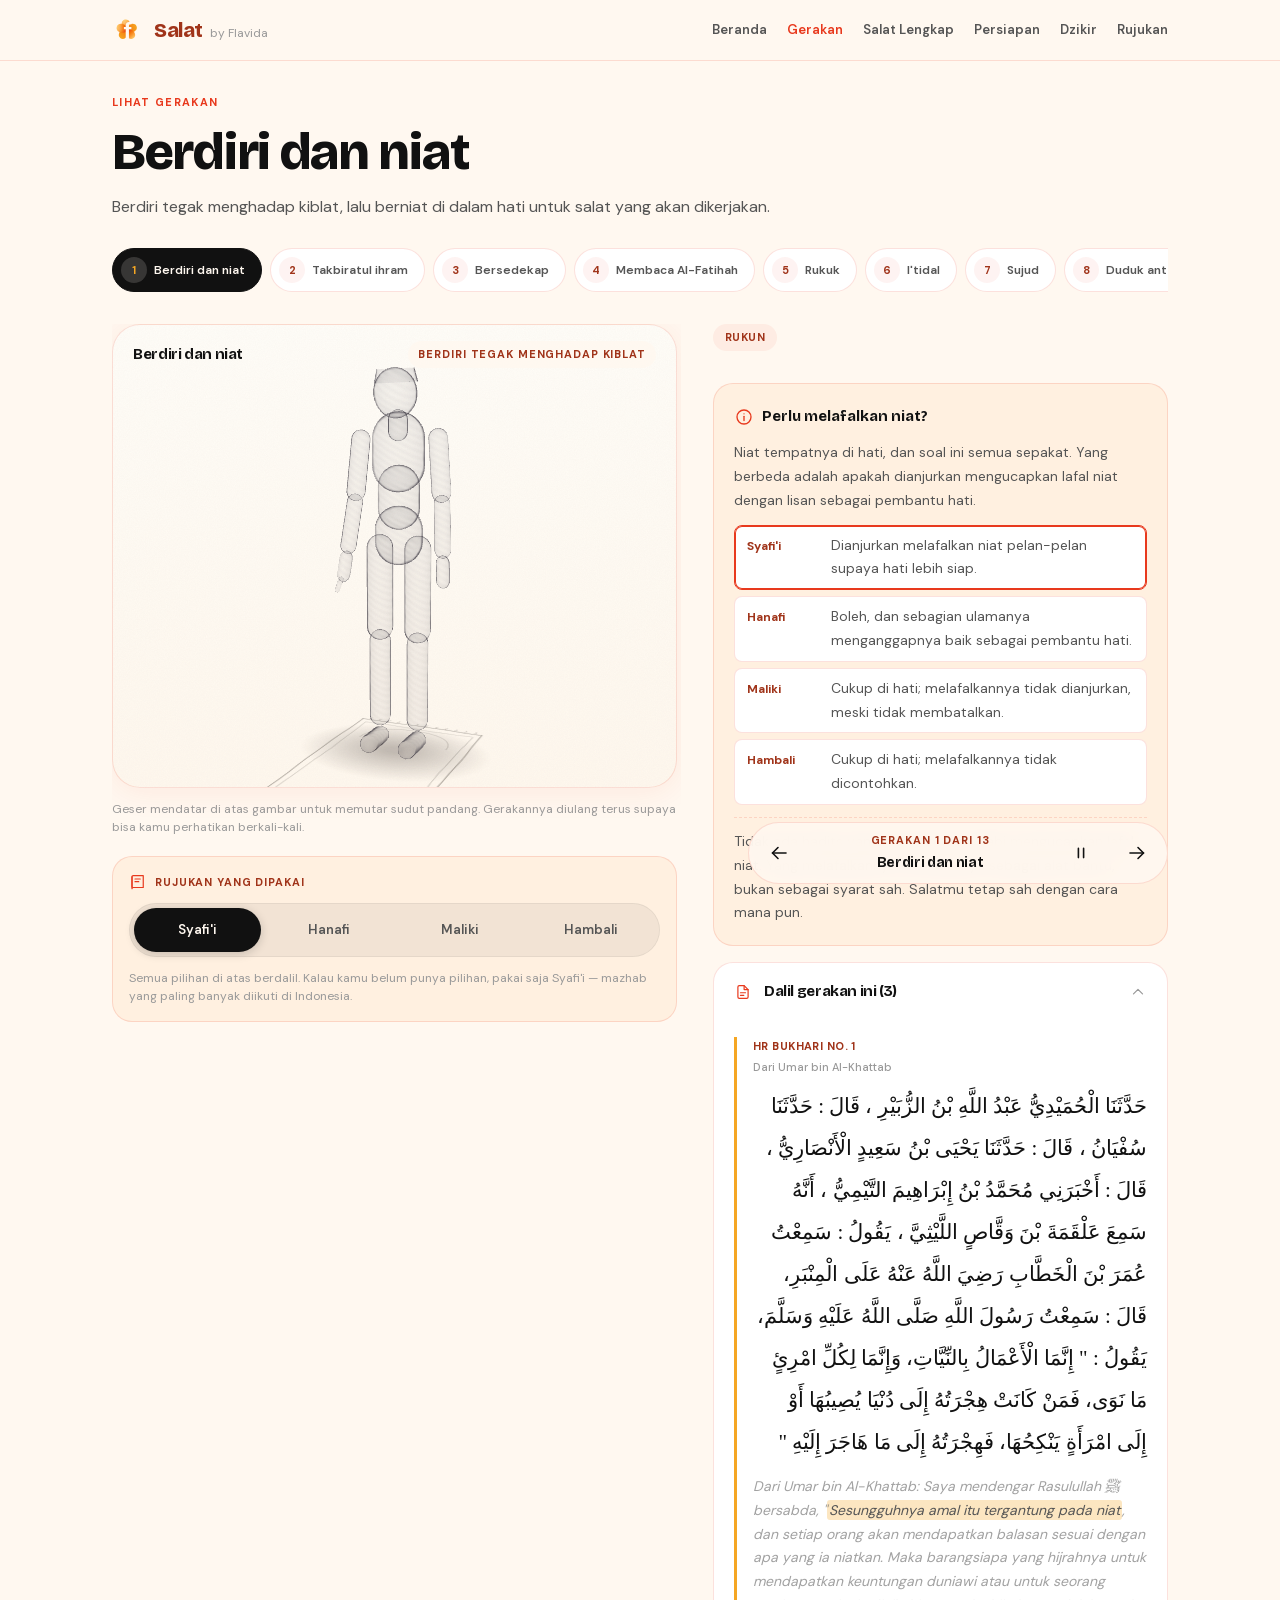
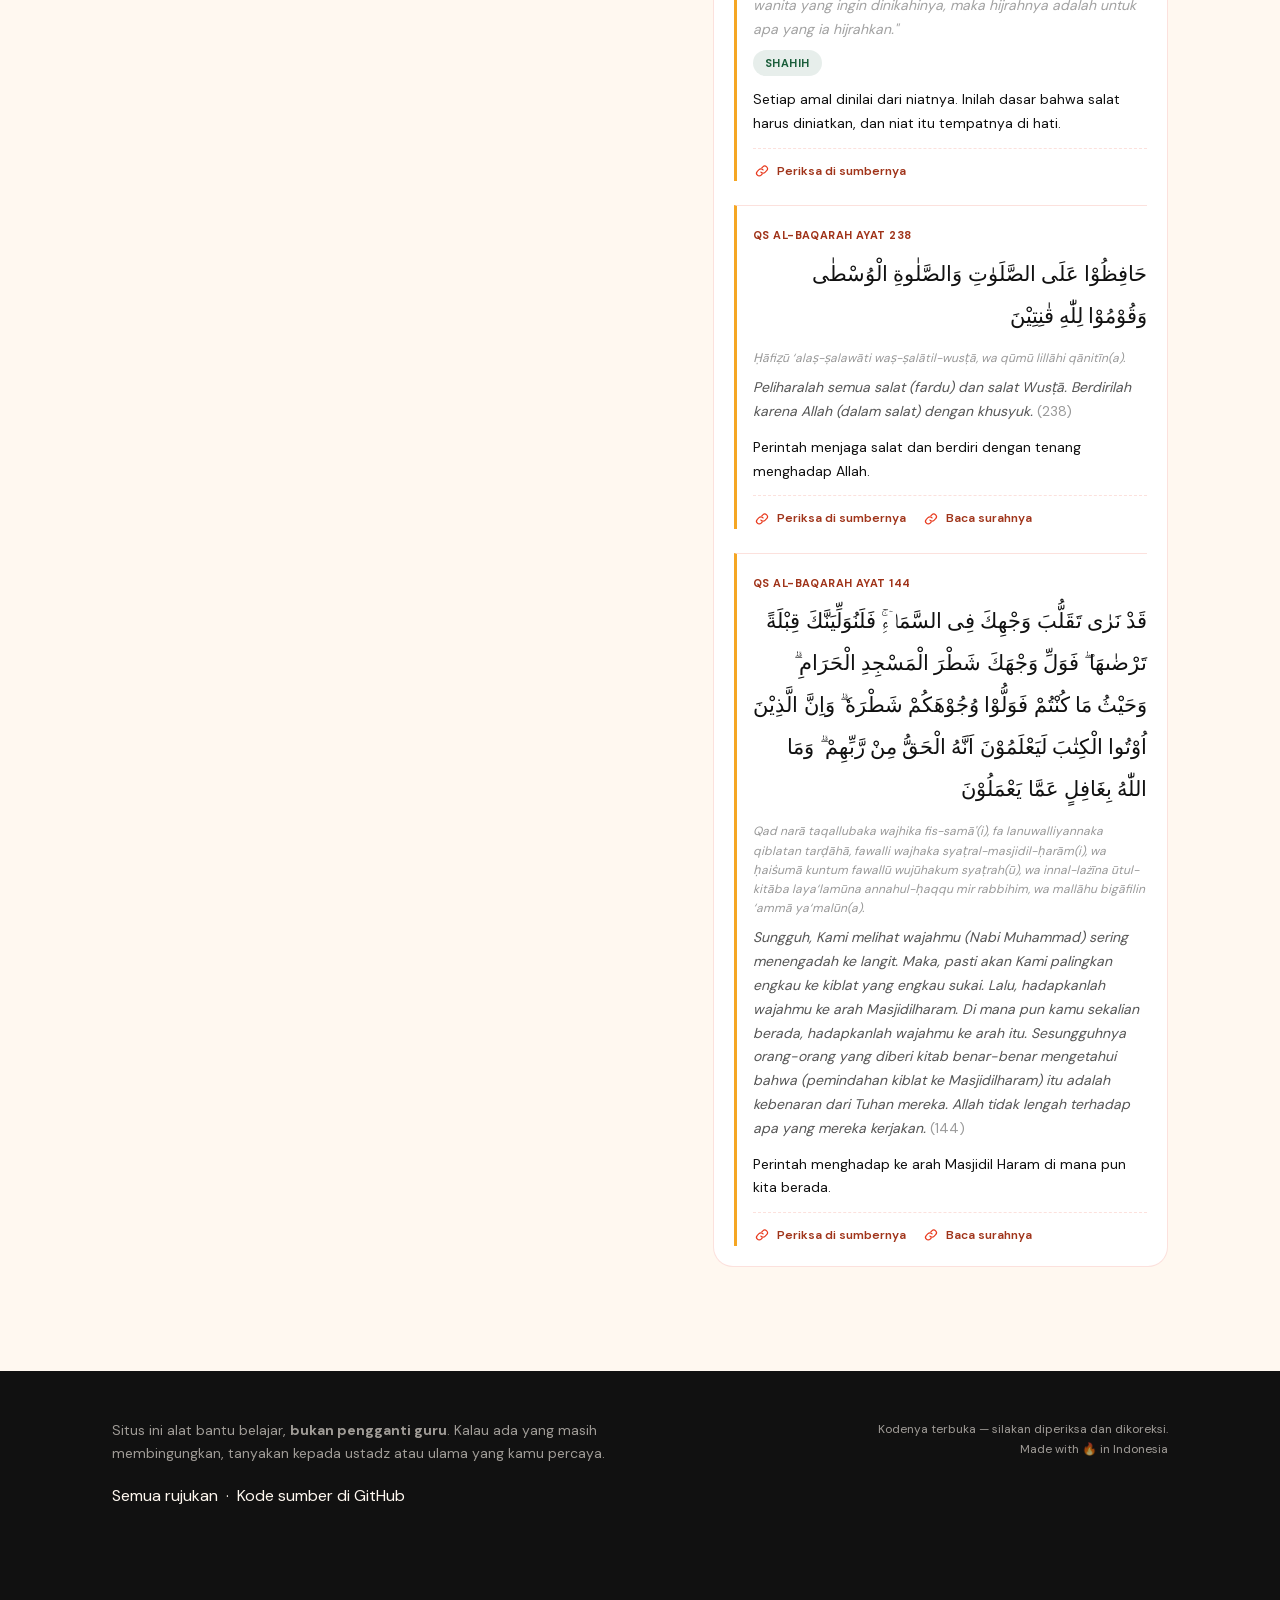
<file: gerakan.html>
<!DOCTYPE html>
<html lang="id">
<head>
<meta charset="utf-8">
<meta name="viewport" content="width=device-width, initial-scale=1">
<title>Lihat Gerakan Salat — Salat by Flavida</title>
<meta name="description" content="Pilih gerakan salat, lihat animasinya berulang dari berbagai sudut, lengkap dengan bacaan dan dalilnya. Ganti rujukan mazhab, gerakannya menyesuaikan langsung.">
<meta name="theme-color" content="#FFF8F0">
<link rel="icon" href="assets/mark-color.svg">
<link rel="stylesheet" href="css/font.css?v=15">
<link rel="stylesheet" href="css/tokens.css?v=15">
<link rel="stylesheet" href="css/base.css?v=15">
<link rel="stylesheet" href="css/app.css?v=15">
</head>
<body>
<a class="skip-link" href="#utama">Lompat ke isi</a>

<script src="js/sprite.js?v=15"></script>

<nav class="nav">
  <div class="wrap nav-inner">
    <a class="nav-brand" href="index.html">
      <img src="assets/mark-color.svg" alt="">
      <span class="nav-brand-teks">
        <span class="nav-brand-nama">Salat</span>
        <span class="nav-brand-sub">by Flavida</span>
      </span>
    </a>

    <button class="nav-toggle" type="button" id="nav-toggle"
            aria-expanded="false" aria-controls="nav-menu" aria-label="Buka menu">
      <span class="nav-toggle-garis"></span>
    </button>

    <div class="nav-menu" id="nav-menu">
      <a href="index.html">Beranda</a>
      <a href="gerakan.html">Gerakan</a>
      <a href="lengkap.html">Salat Lengkap</a>
      <a href="persiapan.html">Persiapan</a>
      <a href="dzikir.html">Dzikir</a>
      <a href="rujukan.html">Rujukan</a>
    </div>
  </div>
</nav>

<main id="utama" class="section beri-ruang-apung" style="padding-top: var(--space-8)">
  <div class="wrap">

    <div class="lihat-kepala">
      <span class="overline">Lihat gerakan</span>
      <h1 class="flav-display-l" id="judul-gerakan">Gerakan salat</h1>
      <p class="flav-body" id="ringkas-gerakan" style="max-width: 60ch; margin-top: var(--space-3)"></p>
    </div>

    <!-- Pemilih gerakan, urut dari awal sampai akhir -->
    <div class="urutan-bungkus">
      <h2 class="sr-only">Pilih gerakan</h2>
      <div class="urutan" id="urutan" role="group" aria-label="Urutan gerakan salat"></div>
    </div>

    <div class="lihat-grid">

      <!-- Kiri: panggung 3D + kontrol -->
      <div class="lihat-kiri">
        <div class="panggung" id="panggung">
          <div class="panggung-label">
            <span class="panggung-nama" id="panggung-nama"></span>
            <span class="panggung-tahap" id="panggung-tahap"></span>
          </div>
          <div class="panggung-gagal">
            <div>
              <strong>Peramban ini belum bisa menampilkan animasi 3D.</strong>
              <p style="margin-top: var(--space-2)">Bacaan dan dalil di bawah tetap bisa
                dibaca seperti biasa.</p>
            </div>
          </div>
        </div>

        <p class="panggung-bantuan">
          Geser mendatar di atas gambar untuk memutar sudut pandang.
          Gerakannya diulang terus supaya bisa kamu perhatikan berkali-kali.
        </p>

        <!-- Pemilih rujukan: animasi menyesuaikan seketika -->
        <div class="mazhab-bungkus">
          <div class="mazhab-label">
            <svg class="ic ic-sm" aria-hidden="true"><use href="#i-kitab"></use></svg>
            Rujukan yang dipakai
          </div>
          <div class="mazhab" id="mazhab" role="group" aria-label="Pilih rujukan mazhab"></div>
          <p class="mazhab-catatan">
            Semua pilihan di atas berdalil. Kalau kamu belum punya pilihan,
            pakai saja Syafi'i — mazhab yang paling banyak diikuti di Indonesia.
          </p>
        </div>

      </div>

      <!-- Kanan: hukum, bacaan, perbedaan, dalil -->
      <div class="lihat-kanan">
        <span class="badge" id="hukum-gerakan"></span>
        <div id="isi"></div>
      </div>

    </div>
  </div>

  <!--
    Navigasi mengambang. Sebelumnya tombol pindah gerakan ada di dasar kolom
    kiri yang menempel — dan karena kolom itu lebih tinggi daripada layar,
    tombolnya tidak pernah bisa dijangkau. Di sini ia selalu ada, di ponsel
    maupun desktop.
  -->
  <nav class="apung" id="apung" aria-label="Pindah gerakan">
    <button class="apung-tombol" type="button" id="btn-prev" aria-label="Gerakan sebelumnya">
      <svg class="ic" aria-hidden="true"><use href="#i-kiri"></use></svg>
    </button>
    <button class="apung-kini" type="button" id="btn-kini" aria-label="Lihat peragaannya">
      <span class="apung-posisi" id="apung-posisi"></span>
      <span class="apung-nama" id="apung-nama"></span>
    </button>
    <button class="apung-tombol" type="button" id="btn-jeda" aria-label="Jeda gerakan">
      <svg class="ic" aria-hidden="true"><use href="#i-jeda"></use></svg>
    </button>
    <button class="apung-tombol" type="button" id="btn-next" aria-label="Gerakan berikutnya">
      <svg class="ic" aria-hidden="true"><use href="#i-kanan"></use></svg>
    </button>
  </nav>
</main>

<footer class="footer">
  <div class="wrap footer-inner">
    <div>
      <p class="footer-note">
        Situs ini alat bantu belajar, <strong>bukan pengganti guru</strong>. Kalau ada yang
        masih membingungkan, tanyakan kepada ustadz atau ulama yang kamu percaya.
      </p>
      <p style="margin-top: var(--space-4)">
        <a href="rujukan.html">Semua rujukan</a> &nbsp;·&nbsp;
        <a href="https://github.com/arnantoakbar/salat" target="_blank" rel="noopener noreferrer">Kode sumber di GitHub</a>
      </p>
    </div>
    <div class="footer-made">
      Kodenya terbuka — silakan diperiksa dan dikoreksi.<br>
      Made with 🔥 in Indonesia
    </div>
  </div>
</footer>

<script src="js/vendor/three.min.js"></script>
<script src="js/tiga/rig.js?v=15"></script>
<script src="js/tiga/pose.js?v=15"></script>
<script src="js/tiga/kamera.js?v=15"></script>
<script src="js/tiga/viewer.js?v=15"></script>
<script src="data/dalil.js?v=15"></script>
<script src="data/bacaan.js?v=15"></script>
<script src="data/gerakan.js?v=15"></script>
<script src="js/ui-dalil.js?v=15"></script>
<script src="js/ui-gerakan.js?v=15"></script>
<script src="js/ui-nav.js?v=15"></script>
</body>
</html>
</file>
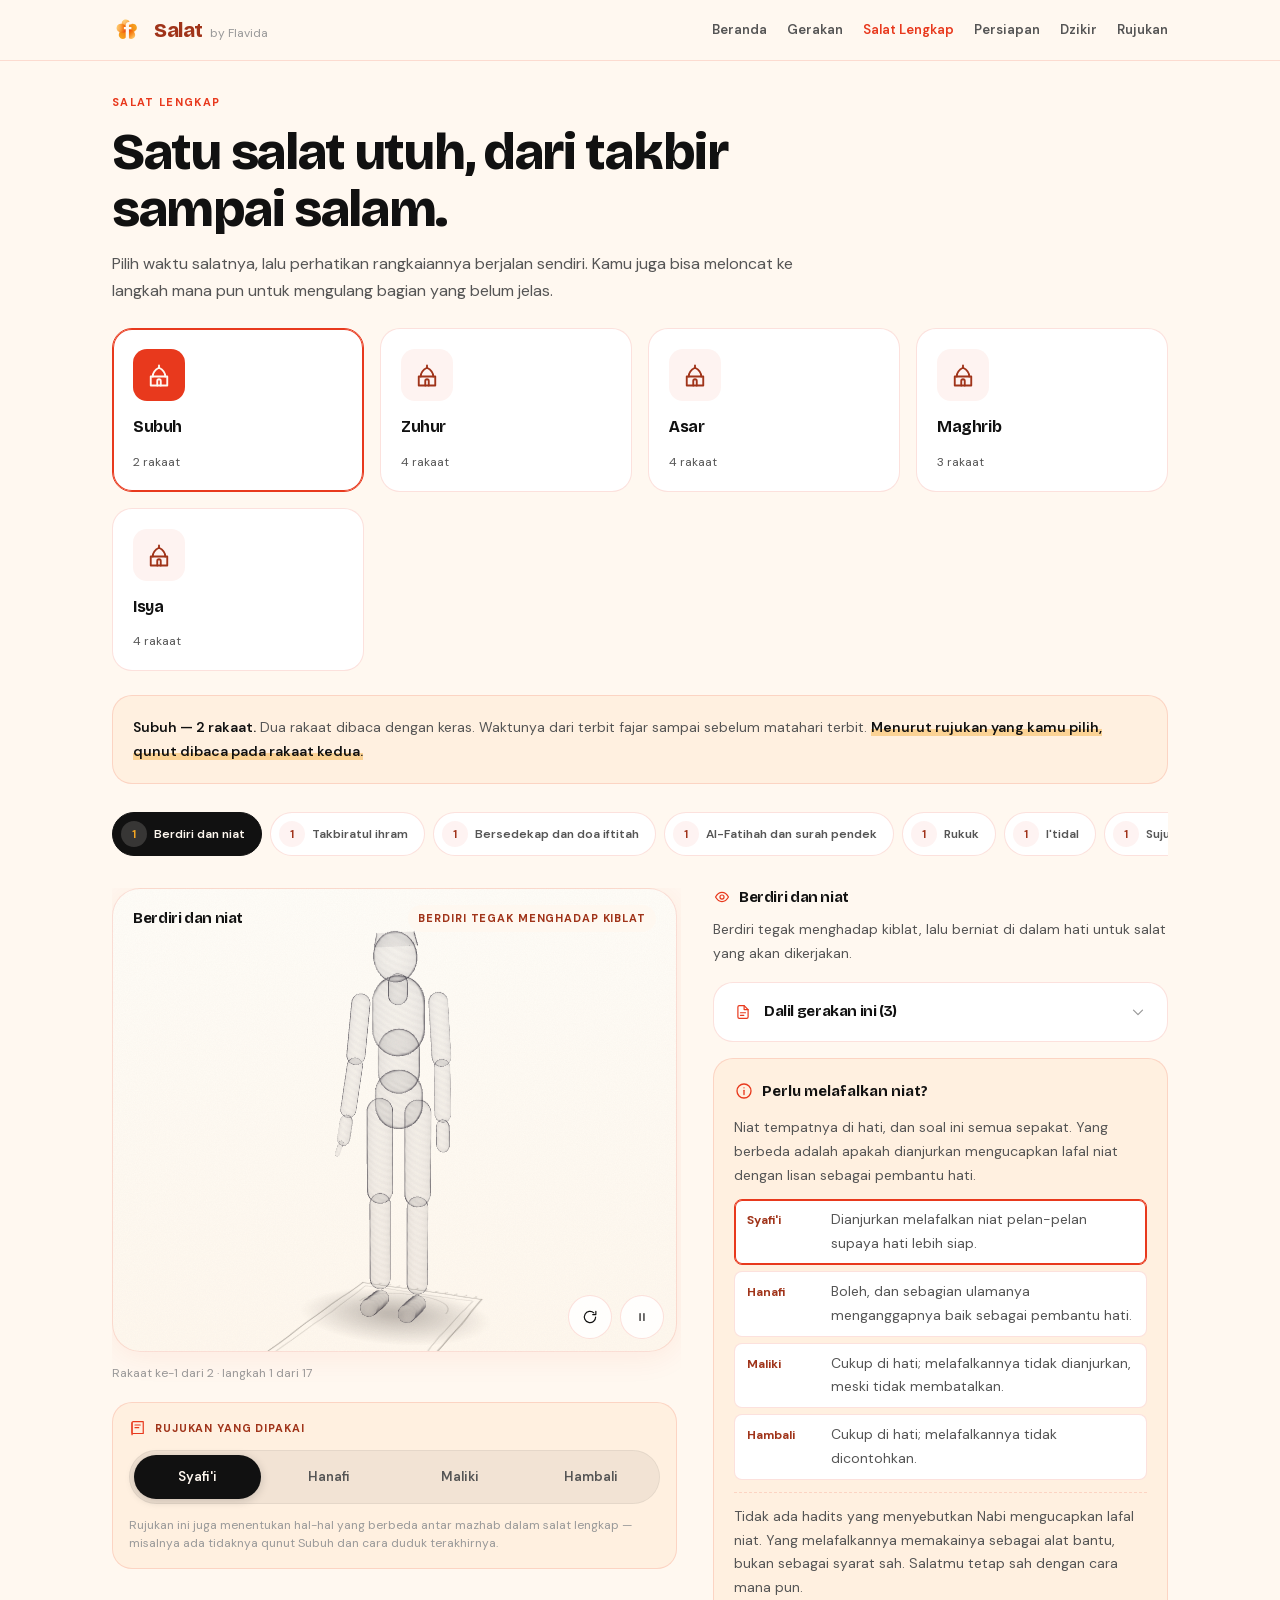
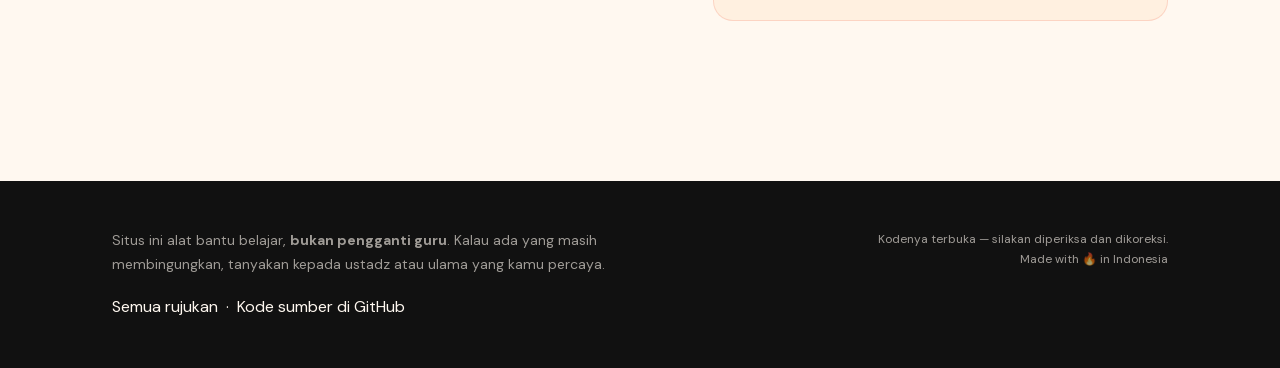
<file: lengkap.html>
<!DOCTYPE html>
<html lang="id">
<head>
<meta charset="utf-8">
<meta name="viewport" content="width=device-width, initial-scale=1">
<title>Salat Lengkap — Salat by Flavida</title>
<meta name="description" content="Lihat satu salat utuh dari takbiratul ihram sampai salam: Subuh, Zuhur, Asar, Maghrib, dan Isya, lengkap dengan bacaan dan dalil tiap gerakan.">
<meta name="theme-color" content="#FFF8F0">
<link rel="icon" href="assets/mark-color.svg">
<link rel="stylesheet" href="css/font.css?v=15">
<link rel="stylesheet" href="css/tokens.css?v=15">
<link rel="stylesheet" href="css/base.css?v=15">
<link rel="stylesheet" href="css/app.css?v=15">
</head>
<body>
<a class="skip-link" href="#utama">Lompat ke isi</a>

<script src="js/sprite.js?v=15"></script>

<nav class="nav">
  <div class="wrap nav-inner">
    <a class="nav-brand" href="index.html">
      <img src="assets/mark-color.svg" alt="">
      <span class="nav-brand-teks">
        <span class="nav-brand-nama">Salat</span>
        <span class="nav-brand-sub">by Flavida</span>
      </span>
    </a>
    <button class="nav-toggle" type="button" id="nav-toggle"
            aria-expanded="false" aria-controls="nav-menu" aria-label="Buka menu">
      <span class="nav-toggle-garis"></span>
    </button>
    <div class="nav-menu" id="nav-menu">
      <a href="index.html">Beranda</a>
      <a href="gerakan.html">Gerakan</a>
      <a href="lengkap.html">Salat Lengkap</a>
      <a href="persiapan.html">Persiapan</a>
      <a href="dzikir.html">Dzikir</a>
      <a href="rujukan.html">Rujukan</a>
    </div>
  </div>
</nav>

<main id="utama" class="section" style="padding-top: var(--space-8)">
  <div class="wrap">

    <div class="lihat-kepala">
      <span class="overline">Salat lengkap</span>
      <h1 class="flav-display-l">Satu salat utuh, dari takbir sampai salam.</h1>
      <p class="flav-body" style="max-width: 62ch; margin-top: var(--space-3)">
        Pilih waktu salatnya, lalu perhatikan rangkaiannya berjalan sendiri. Kamu juga bisa
        meloncat ke langkah mana pun untuk mengulang bagian yang belum jelas.
      </p>
    </div>

    <h2 class="sr-only">Pilih waktu salat</h2>
    <div class="pilih-grid" id="waktu" style="margin-bottom: var(--space-6)"></div>

    <p class="note" id="keterangan-waktu" style="margin-bottom: var(--space-6)"></p>

    <div class="urutan-bungkus">
      <h2 class="sr-only">Langkah salat</h2>
      <div class="urutan" id="daftar-langkah" role="group" aria-label="Urutan langkah salat"></div>
    </div>

    <div class="lihat-grid">
      <div class="lihat-kiri">
        <div class="panggung" id="panggung">
          <div class="panggung-label">
            <span class="panggung-nama" id="panggung-nama"></span>
            <span class="panggung-tahap" id="panggung-tahap"></span>
          </div>
          <div class="panggung-gagal">
            <div>
              <strong>Peramban ini belum bisa menampilkan animasi 3D.</strong>
              <p style="margin-top: var(--space-2)">Urutan langkah, bacaan, dan dalilnya
                tetap bisa dibaca.</p>
            </div>
          </div>
          <div class="panggung-aksi">
            <button type="button" id="btn-ulang" aria-label="Ulangi dari awal">
              <svg class="ic" aria-hidden="true"><use href="#i-ulang"></use></svg>
            </button>
            <button type="button" id="btn-jeda" aria-label="Jeda">
              <svg class="ic" aria-hidden="true"><use href="#i-jeda"></use></svg>
            </button>
          </div>
        </div>

        <p class="panggung-bantuan" id="kemajuan"></p>

        <div class="mazhab-bungkus">
          <div class="mazhab-label">
            <svg class="ic ic-sm" aria-hidden="true"><use href="#i-kitab"></use></svg>
            Rujukan yang dipakai
          </div>
          <div class="mazhab" id="mazhab" role="group" aria-label="Pilih rujukan mazhab"></div>
          <p class="mazhab-catatan">
            Rujukan ini juga menentukan hal-hal yang berbeda antar mazhab dalam salat
            lengkap — misalnya ada tidaknya qunut Subuh dan cara duduk terakhirnya.
          </p>
        </div>
      </div>

      <div class="lihat-kanan">
        <div id="isi"></div>
      </div>
    </div>
  </div>
</main>

<footer class="footer">
  <div class="wrap footer-inner">
    <div>
      <p class="footer-note">
        Situs ini alat bantu belajar, <strong>bukan pengganti guru</strong>. Kalau ada yang
        masih membingungkan, tanyakan kepada ustadz atau ulama yang kamu percaya.
      </p>
      <p style="margin-top: var(--space-4)">
        <a href="rujukan.html">Semua rujukan</a> &nbsp;·&nbsp;
        <a href="https://github.com/arnantoakbar/salat" target="_blank" rel="noopener noreferrer">Kode sumber di GitHub</a>
      </p>
    </div>
    <div class="footer-made">
      Kodenya terbuka — silakan diperiksa dan dikoreksi.<br>
      Made with 🔥 in Indonesia
    </div>
  </div>
</footer>

<script src="js/vendor/three.min.js"></script>
<script src="js/tiga/rig.js?v=15"></script>
<script src="js/tiga/pose.js?v=15"></script>
<script src="js/tiga/kamera.js?v=15"></script>
<script src="js/tiga/viewer.js?v=15"></script>
<script src="data/dalil.js?v=15"></script>
<script src="data/bacaan.js?v=15"></script>
<script src="data/gerakan.js?v=15"></script>
<script src="data/rakaat.js?v=15"></script>
<script src="js/ui-dalil.js?v=15"></script>
<script src="js/ui-lengkap.js?v=15"></script>
<script src="js/ui-nav.js?v=15"></script>
</body>
</html>
</file>
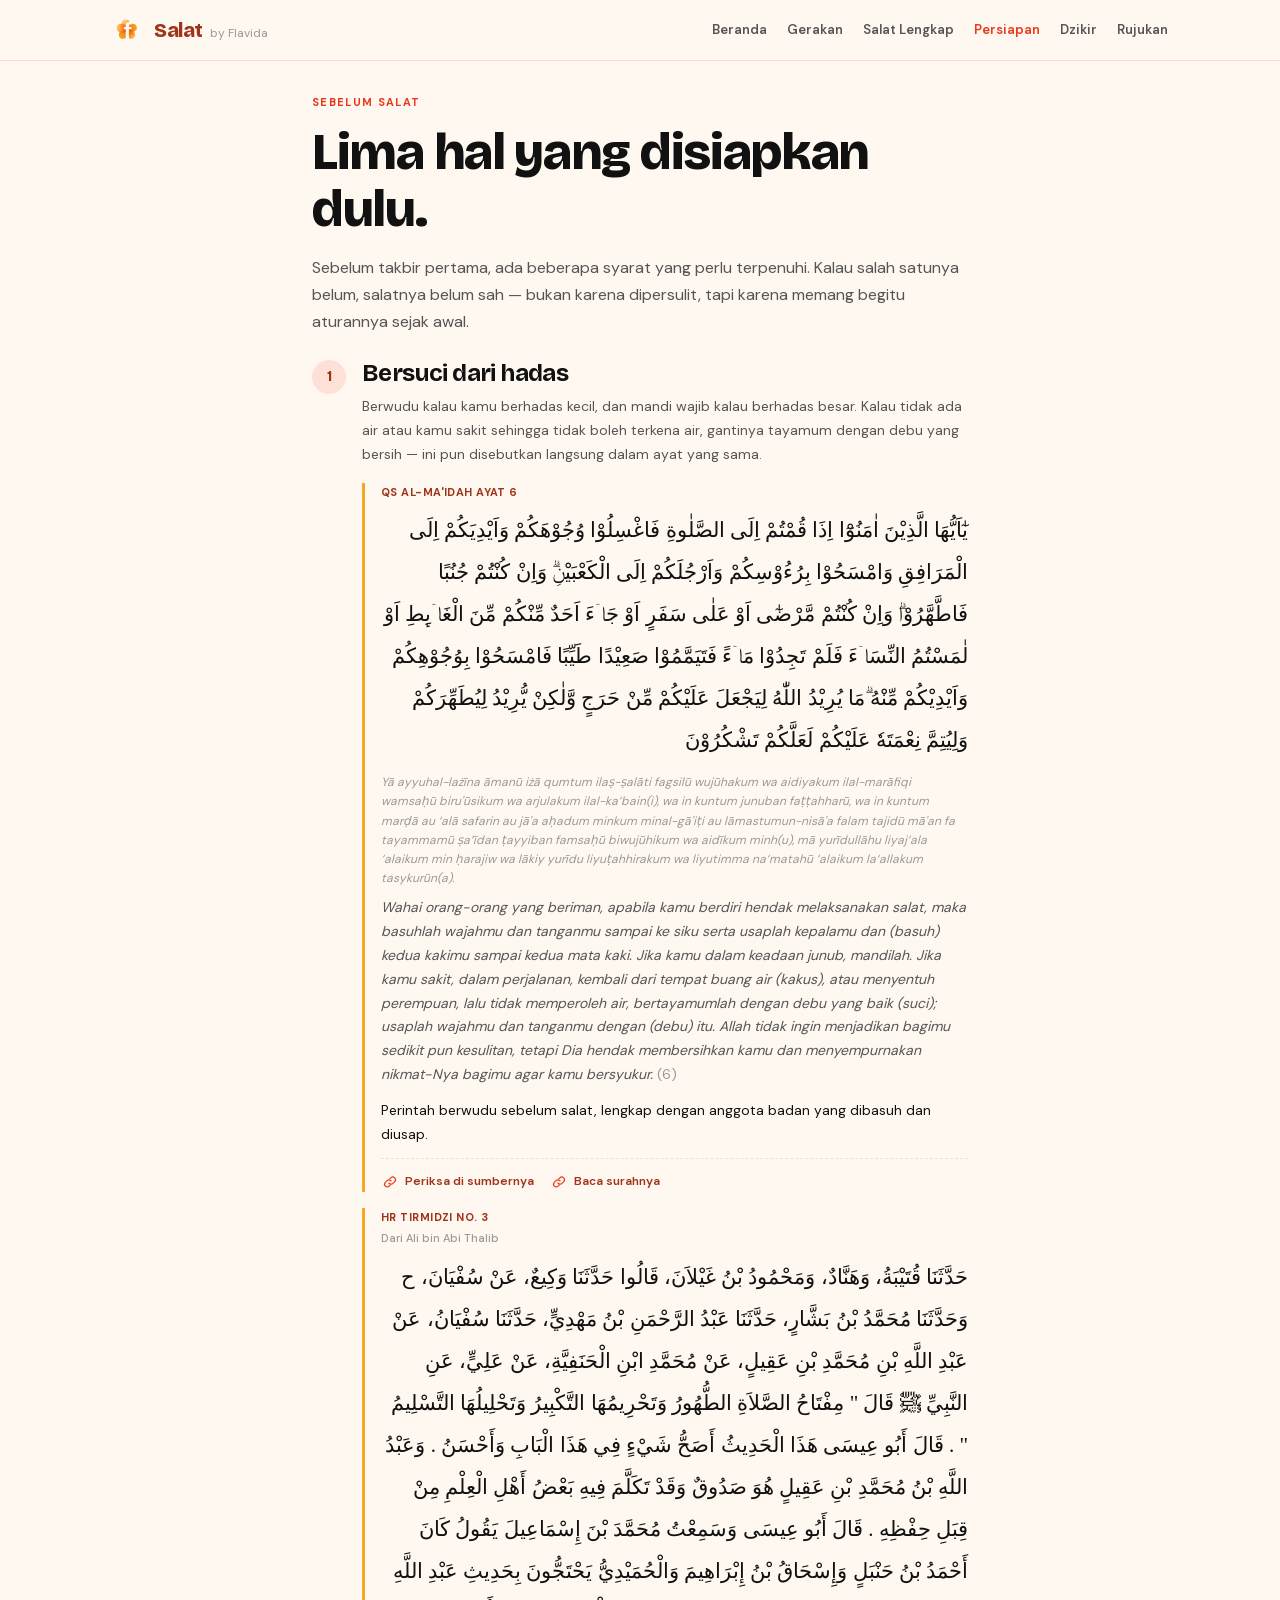
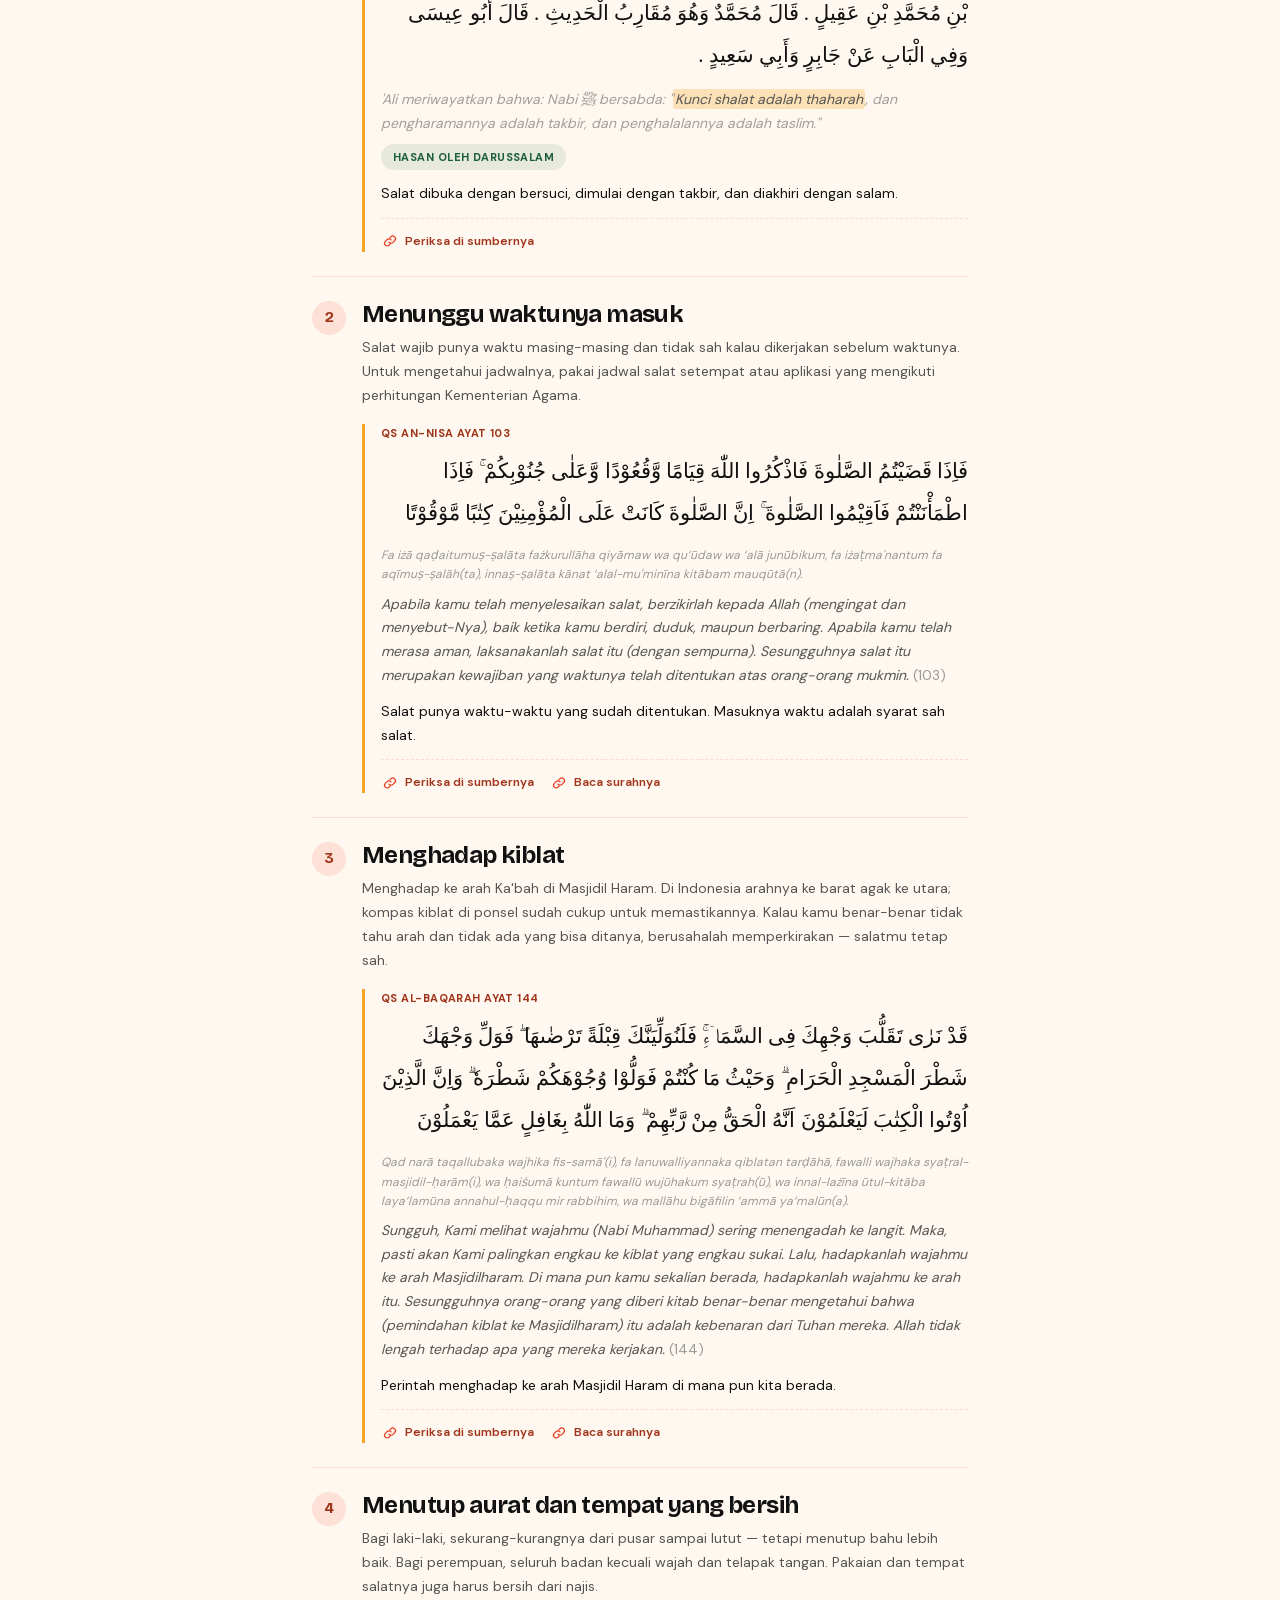
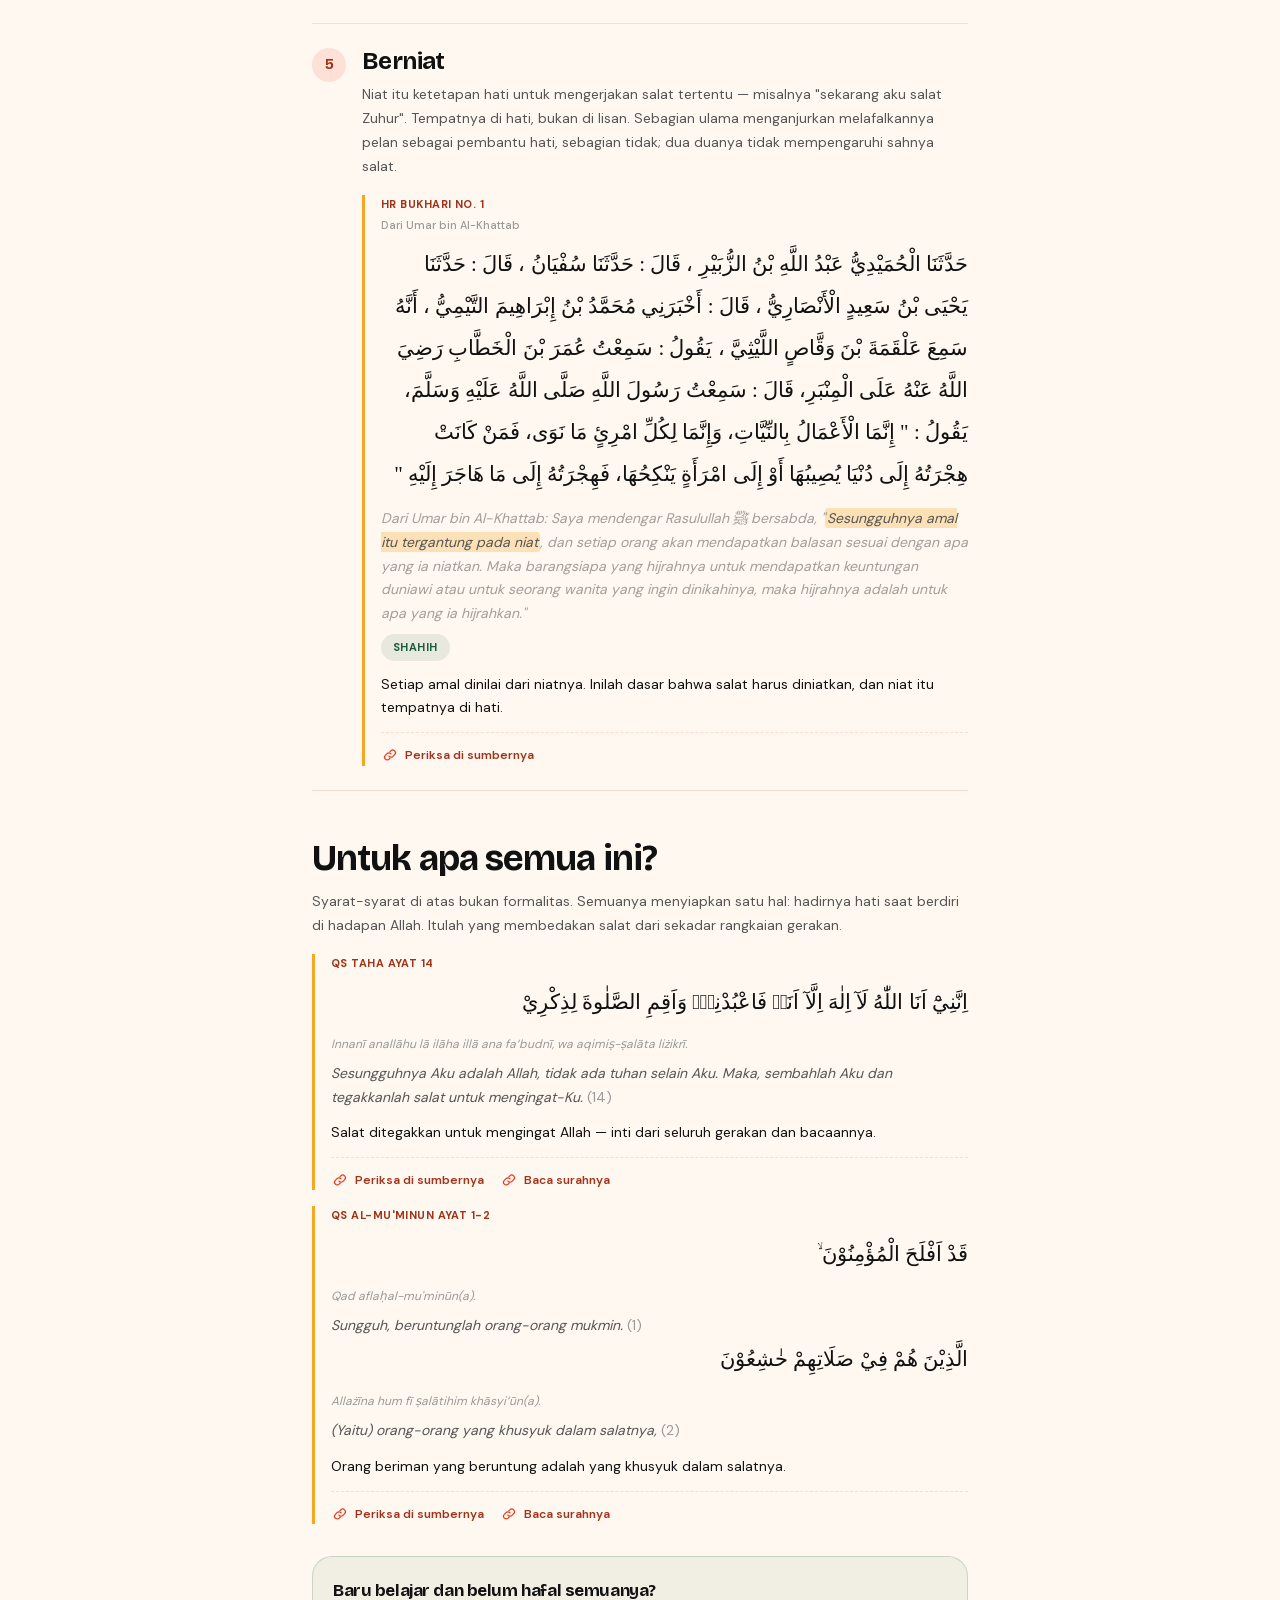
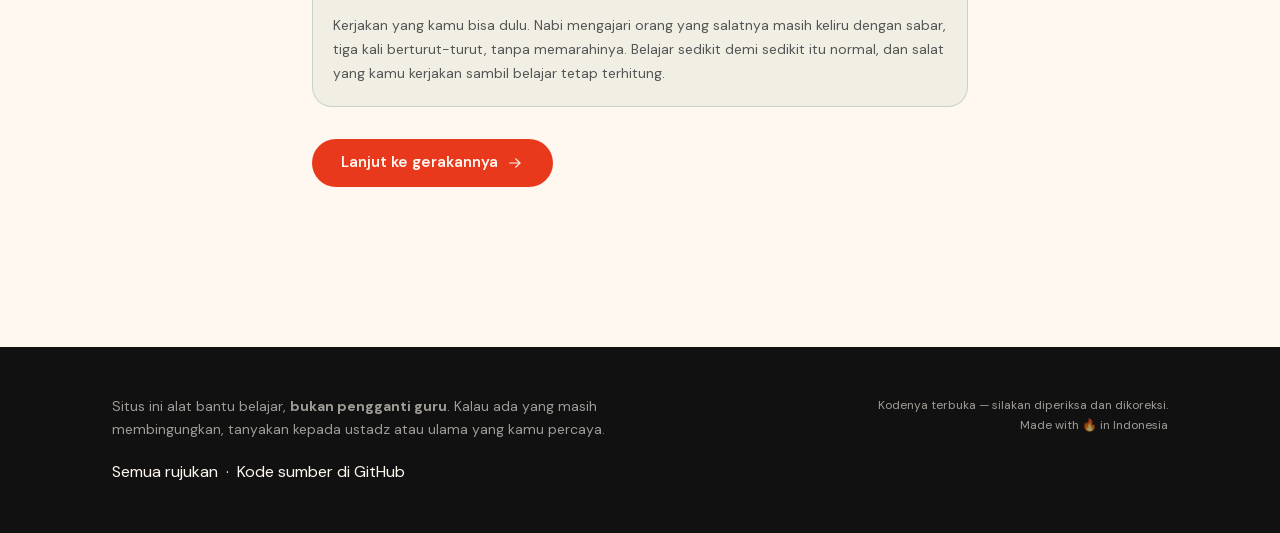
<file: persiapan.html>
<!DOCTYPE html>
<html lang="id">
<head>
<meta charset="utf-8">
<meta name="viewport" content="width=device-width, initial-scale=1">
<title>Persiapan Sebelum Salat — Salat by Flavida</title>
<meta name="description" content="Lima syarat yang perlu disiapkan sebelum salat: bersuci, masuk waktu, menghadap kiblat, menutup aurat, dan niat — lengkap dengan dalilnya.">
<meta name="theme-color" content="#FFF8F0">
<link rel="icon" href="assets/mark-color.svg">
<link rel="stylesheet" href="css/font.css?v=15">
<link rel="stylesheet" href="css/tokens.css?v=15">
<link rel="stylesheet" href="css/base.css?v=15">
<link rel="stylesheet" href="css/app.css?v=15">
</head>
<body>
<a class="skip-link" href="#utama">Lompat ke isi</a>

<script src="js/sprite.js?v=15"></script>

<nav class="nav">
  <div class="wrap nav-inner">
    <a class="nav-brand" href="index.html">
      <img src="assets/mark-color.svg" alt="">
      <span class="nav-brand-teks">
        <span class="nav-brand-nama">Salat</span>
        <span class="nav-brand-sub">by Flavida</span>
      </span>
    </a>
    <button class="nav-toggle" type="button" id="nav-toggle"
            aria-expanded="false" aria-controls="nav-menu" aria-label="Buka menu">
      <span class="nav-toggle-garis"></span>
    </button>
    <div class="nav-menu" id="nav-menu">
      <a href="index.html">Beranda</a>
      <a href="gerakan.html">Gerakan</a>
      <a href="lengkap.html">Salat Lengkap</a>
      <a href="persiapan.html">Persiapan</a>
      <a href="dzikir.html">Dzikir</a>
      <a href="rujukan.html">Rujukan</a>
    </div>
  </div>
</nav>

<main id="utama" class="section" style="padding-top: var(--space-8)">
  <div class="wrap wrap-narrow">

    <span class="overline">Sebelum salat</span>
    <h1 class="flav-display-l">Lima hal yang disiapkan dulu.</h1>
    <p class="flav-body" style="margin-top: var(--space-4)">
      Sebelum takbir pertama, ada beberapa syarat yang perlu terpenuhi. Kalau salah satunya
      belum, salatnya belum sah &mdash; bukan karena dipersulit, tapi karena memang begitu
      aturannya sejak awal.
    </p>

    <div class="langkah-kartu">
      <div class="langkah-nomor">1</div>
      <div>
        <h2 class="flav-heading-m">Bersuci dari hadas</h2>
        <p class="flav-body-sm">
          Berwudu kalau kamu berhadas kecil, dan mandi wajib kalau berhadas besar. Kalau
          tidak ada air atau kamu sakit sehingga tidak boleh terkena air, gantinya tayamum
          dengan debu yang bersih &mdash; ini pun disebutkan langsung dalam ayat yang sama.
        </p>
        <div data-dalil="qs5-6"></div>
        <div data-dalil="tirmidzi-3" data-sorot="kunci"></div>
      </div>
    </div>

    <div class="langkah-kartu">
      <div class="langkah-nomor">2</div>
      <div>
        <h2 class="flav-heading-m">Menunggu waktunya masuk</h2>
        <p class="flav-body-sm">
          Salat wajib punya waktu masing-masing dan tidak sah kalau dikerjakan sebelum
          waktunya. Untuk mengetahui jadwalnya, pakai jadwal salat setempat atau aplikasi
          yang mengikuti perhitungan Kementerian Agama.
        </p>
        <div data-dalil="qs4-103"></div>
      </div>
    </div>

    <div class="langkah-kartu">
      <div class="langkah-nomor">3</div>
      <div>
        <h2 class="flav-heading-m">Menghadap kiblat</h2>
        <p class="flav-body-sm">
          Menghadap ke arah Ka&#39;bah di Masjidil Haram. Di Indonesia arahnya ke barat agak
          ke utara; kompas kiblat di ponsel sudah cukup untuk memastikannya. Kalau kamu
          benar-benar tidak tahu arah dan tidak ada yang bisa ditanya, berusahalah
          memperkirakan &mdash; salatmu tetap sah.
        </p>
        <div data-dalil="qs2-144"></div>
      </div>
    </div>

    <div class="langkah-kartu">
      <div class="langkah-nomor">4</div>
      <div>
        <h2 class="flav-heading-m">Menutup aurat dan tempat yang bersih</h2>
        <p class="flav-body-sm">
          Bagi laki-laki, sekurang-kurangnya dari pusar sampai lutut &mdash; tetapi menutup
          bahu lebih baik. Bagi perempuan, seluruh badan kecuali wajah dan telapak tangan.
          Pakaian dan tempat salatnya juga harus bersih dari najis.
        </p>
      </div>
    </div>

    <div class="langkah-kartu">
      <div class="langkah-nomor">5</div>
      <div>
        <h2 class="flav-heading-m">Berniat</h2>
        <p class="flav-body-sm">
          Niat itu ketetapan hati untuk mengerjakan salat tertentu &mdash; misalnya
          &quot;sekarang aku salat Zuhur&quot;. Tempatnya di hati, bukan di lisan. Sebagian
          ulama menganjurkan melafalkannya pelan sebagai pembantu hati, sebagian tidak; dua
          duanya tidak mempengaruhi sahnya salat.
        </p>
        <div data-dalil="bukhari-1" data-sorot="niat"></div>
      </div>
    </div>

    <h2 class="flav-heading-l" style="margin-top: var(--space-12)">Untuk apa semua ini?</h2>
    <p class="flav-body-sm" style="margin-top: var(--space-3)">
      Syarat-syarat di atas bukan formalitas. Semuanya menyiapkan satu hal: hadirnya hati
      saat berdiri di hadapan Allah. Itulah yang membedakan salat dari sekadar rangkaian
      gerakan.
    </p>
    <div data-dalil="qs20-14"></div>
    <div data-dalil="qs23-1"></div>

    <div class="note note-green" style="margin-top: var(--space-8)">
      <div class="note-title">Baru belajar dan belum hafal semuanya?</div>
      Kerjakan yang kamu bisa dulu. Nabi mengajari orang yang salatnya masih keliru dengan
      sabar, tiga kali berturut-turut, tanpa memarahinya. Belajar sedikit demi sedikit itu
      normal, dan salat yang kamu kerjakan sambil belajar tetap terhitung.
    </div>

    <div class="btn-row" style="margin-top: var(--space-8)">
      <a class="btn btn-primary" href="gerakan.html">
        Lanjut ke gerakannya
        <svg class="ic ic-sm" aria-hidden="true"><use href="#i-kanan"></use></svg>
      </a>
    </div>
  </div>
</main>

<footer class="footer">
  <div class="wrap footer-inner">
    <div>
      <p class="footer-note">
        Situs ini alat bantu belajar, <strong>bukan pengganti guru</strong>. Kalau ada yang
        masih membingungkan, tanyakan kepada ustadz atau ulama yang kamu percaya.
      </p>
      <p style="margin-top: var(--space-4)">
        <a href="rujukan.html">Semua rujukan</a> &nbsp;&middot;&nbsp;
        <a href="https://github.com/arnantoakbar/salat" target="_blank" rel="noopener noreferrer">Kode sumber di GitHub</a>
      </p>
    </div>
    <div class="footer-made">
      Kodenya terbuka &mdash; silakan diperiksa dan dikoreksi.<br>
      Made with &#128293; in Indonesia
    </div>
  </div>
</footer>

<script src="data/dalil.js?v=15"></script>
<script src="data/bacaan.js?v=15"></script>
<script src="data/gerakan.js?v=15"></script>
<script src="js/ui-dalil.js?v=15"></script>
<script src="js/ui-sisip.js?v=15"></script>
<script src="js/ui-nav.js?v=15"></script>
</body>
</html>
</file>
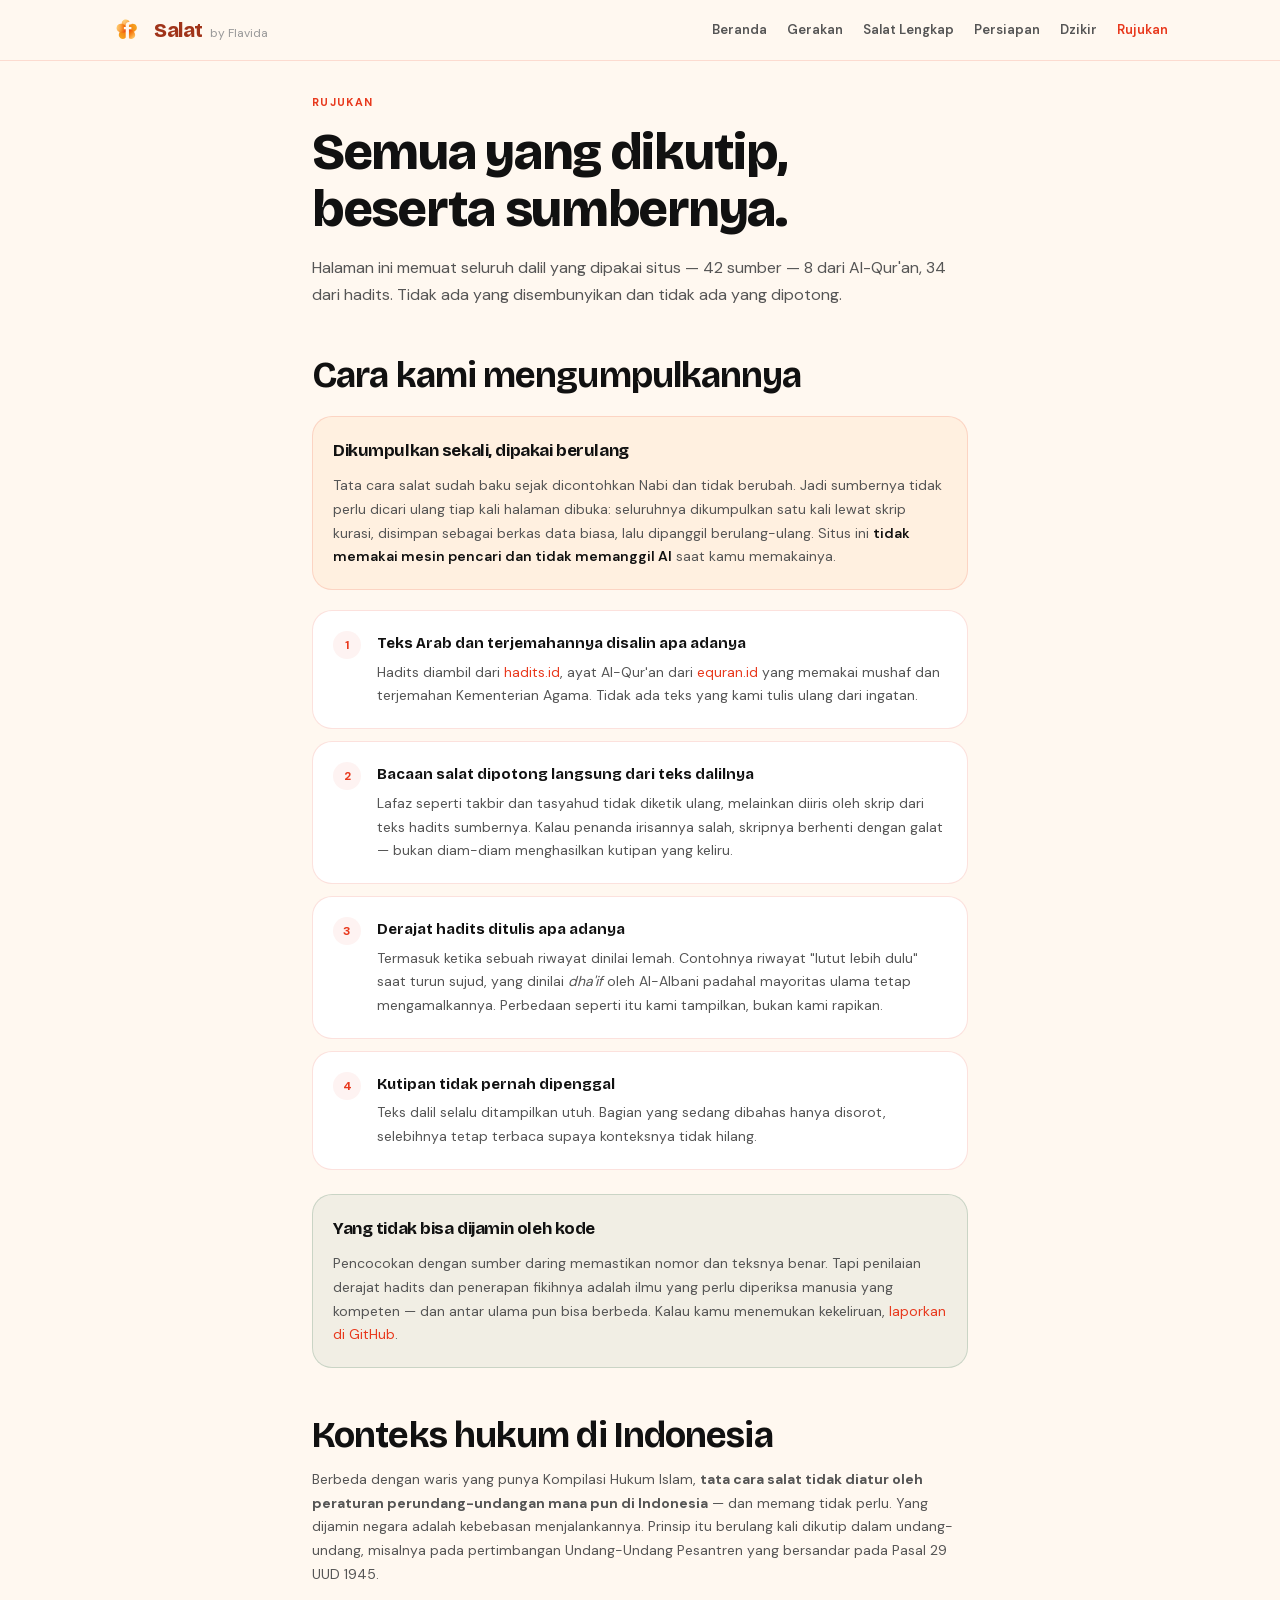
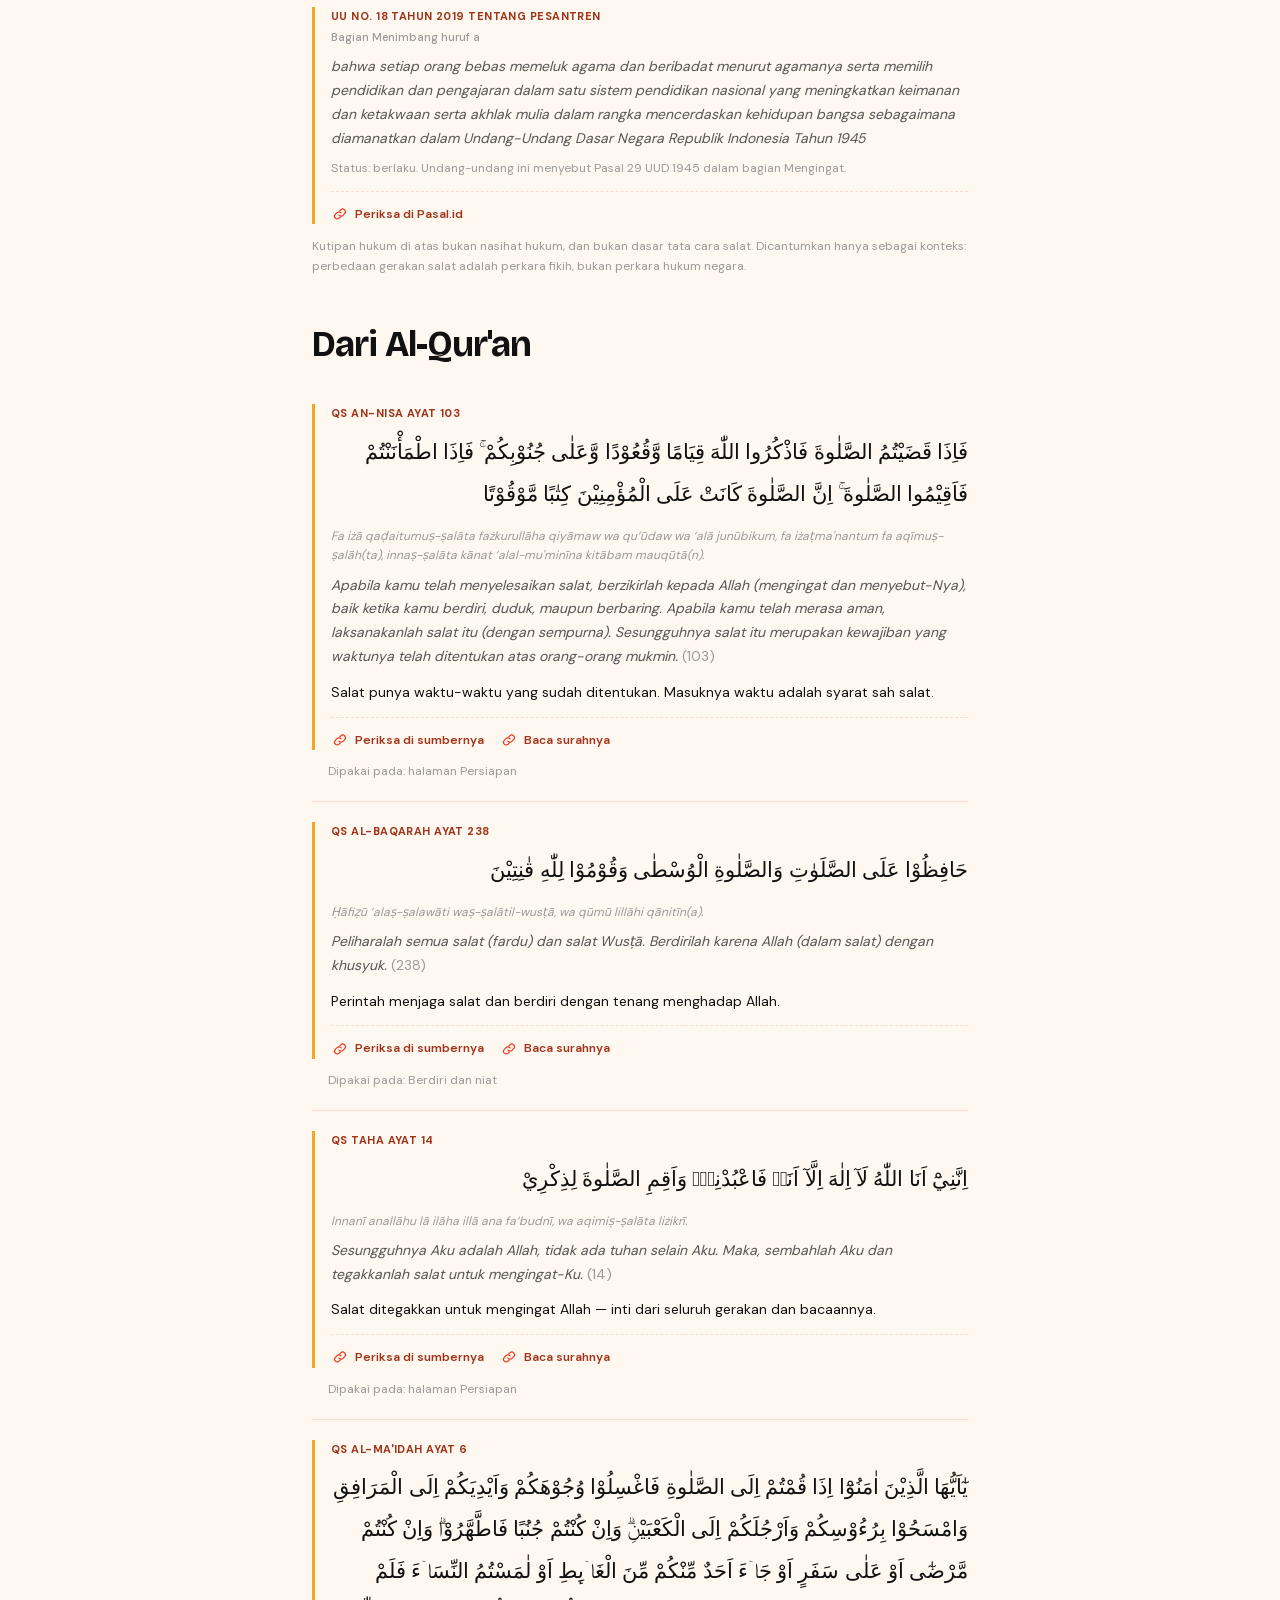
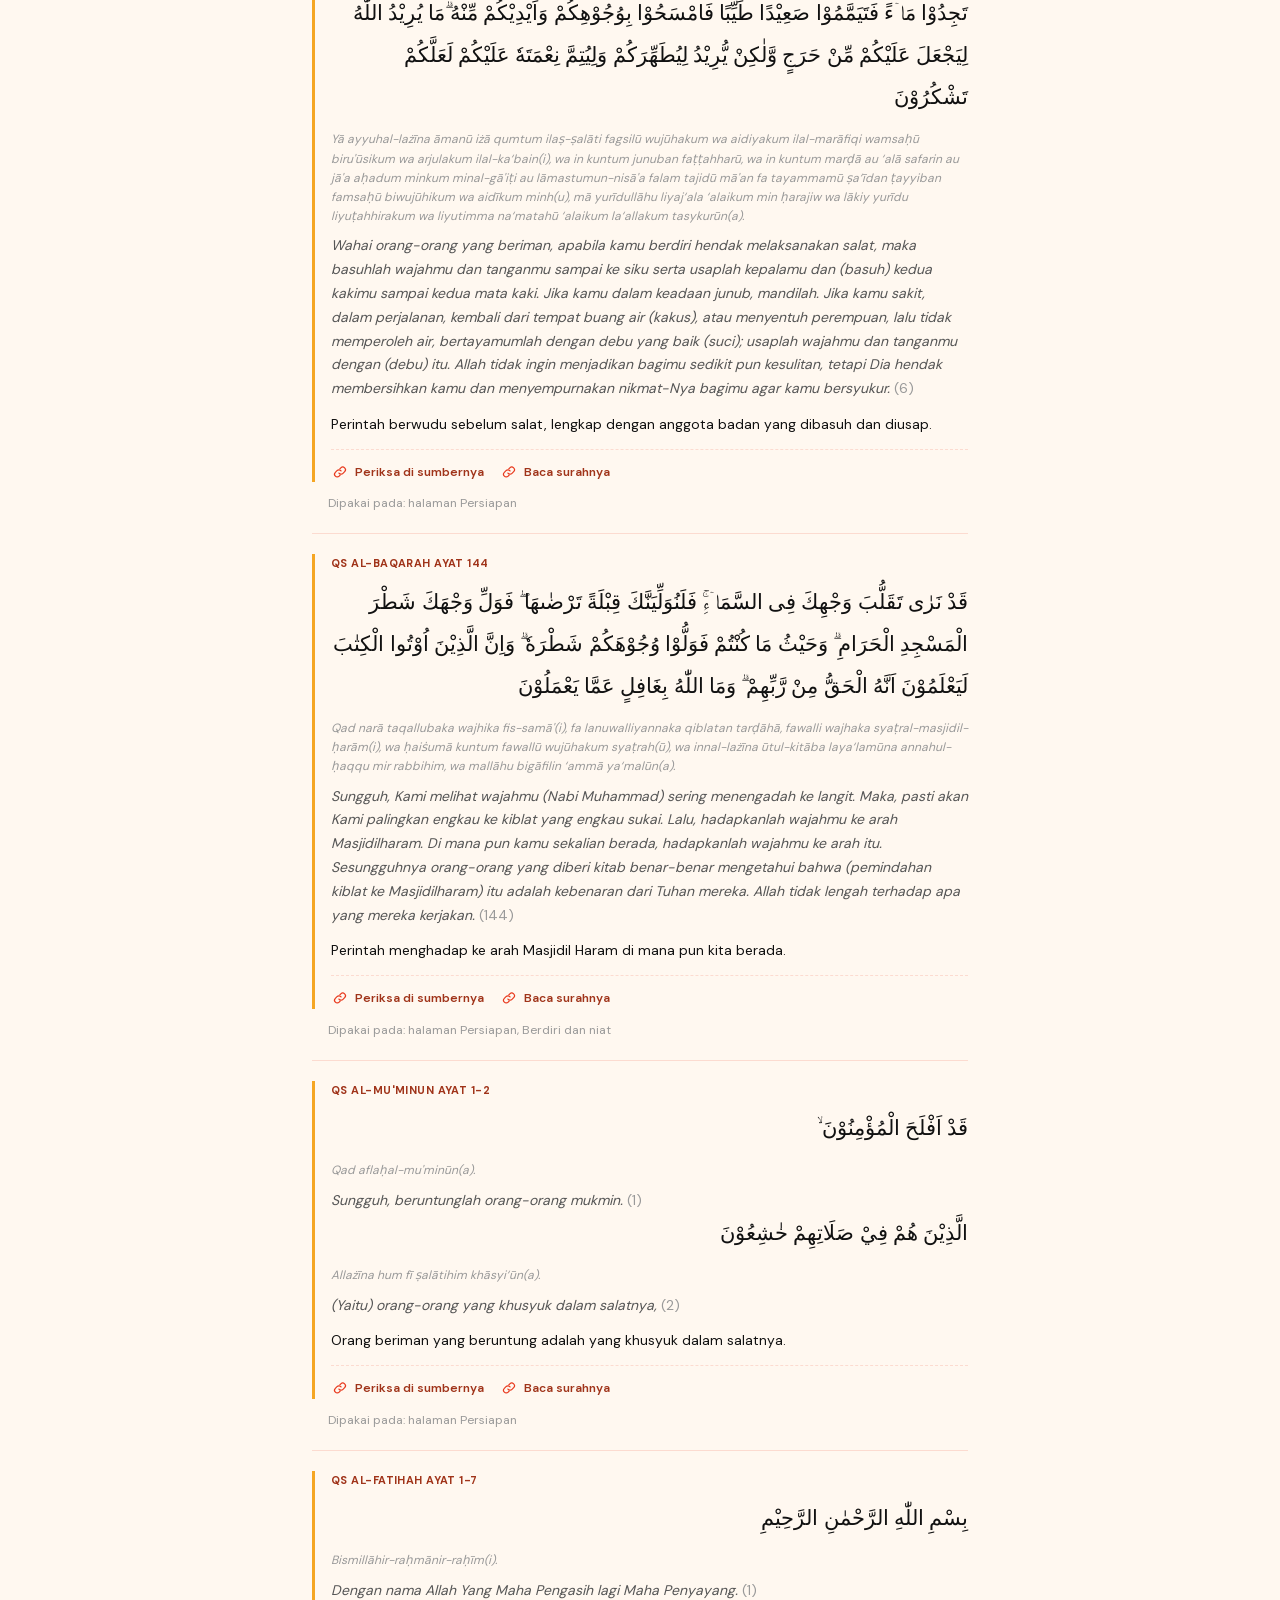
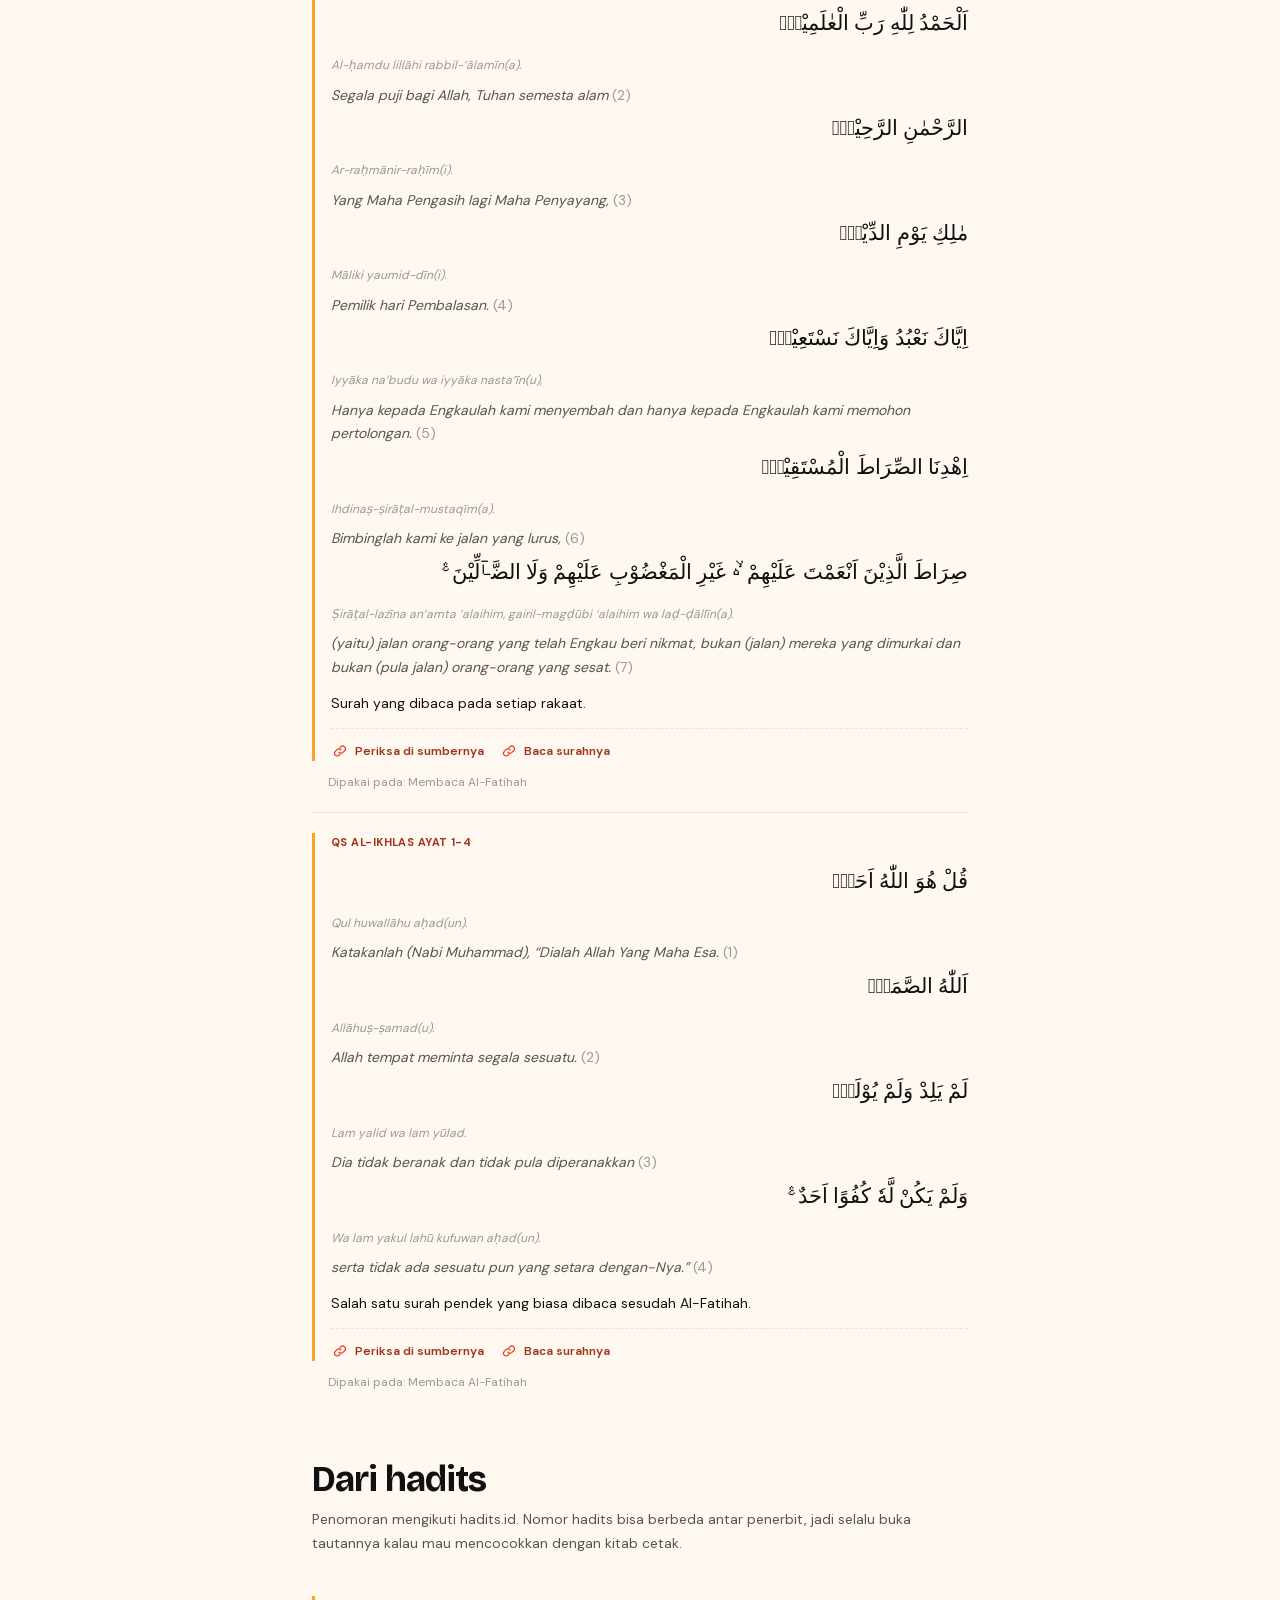
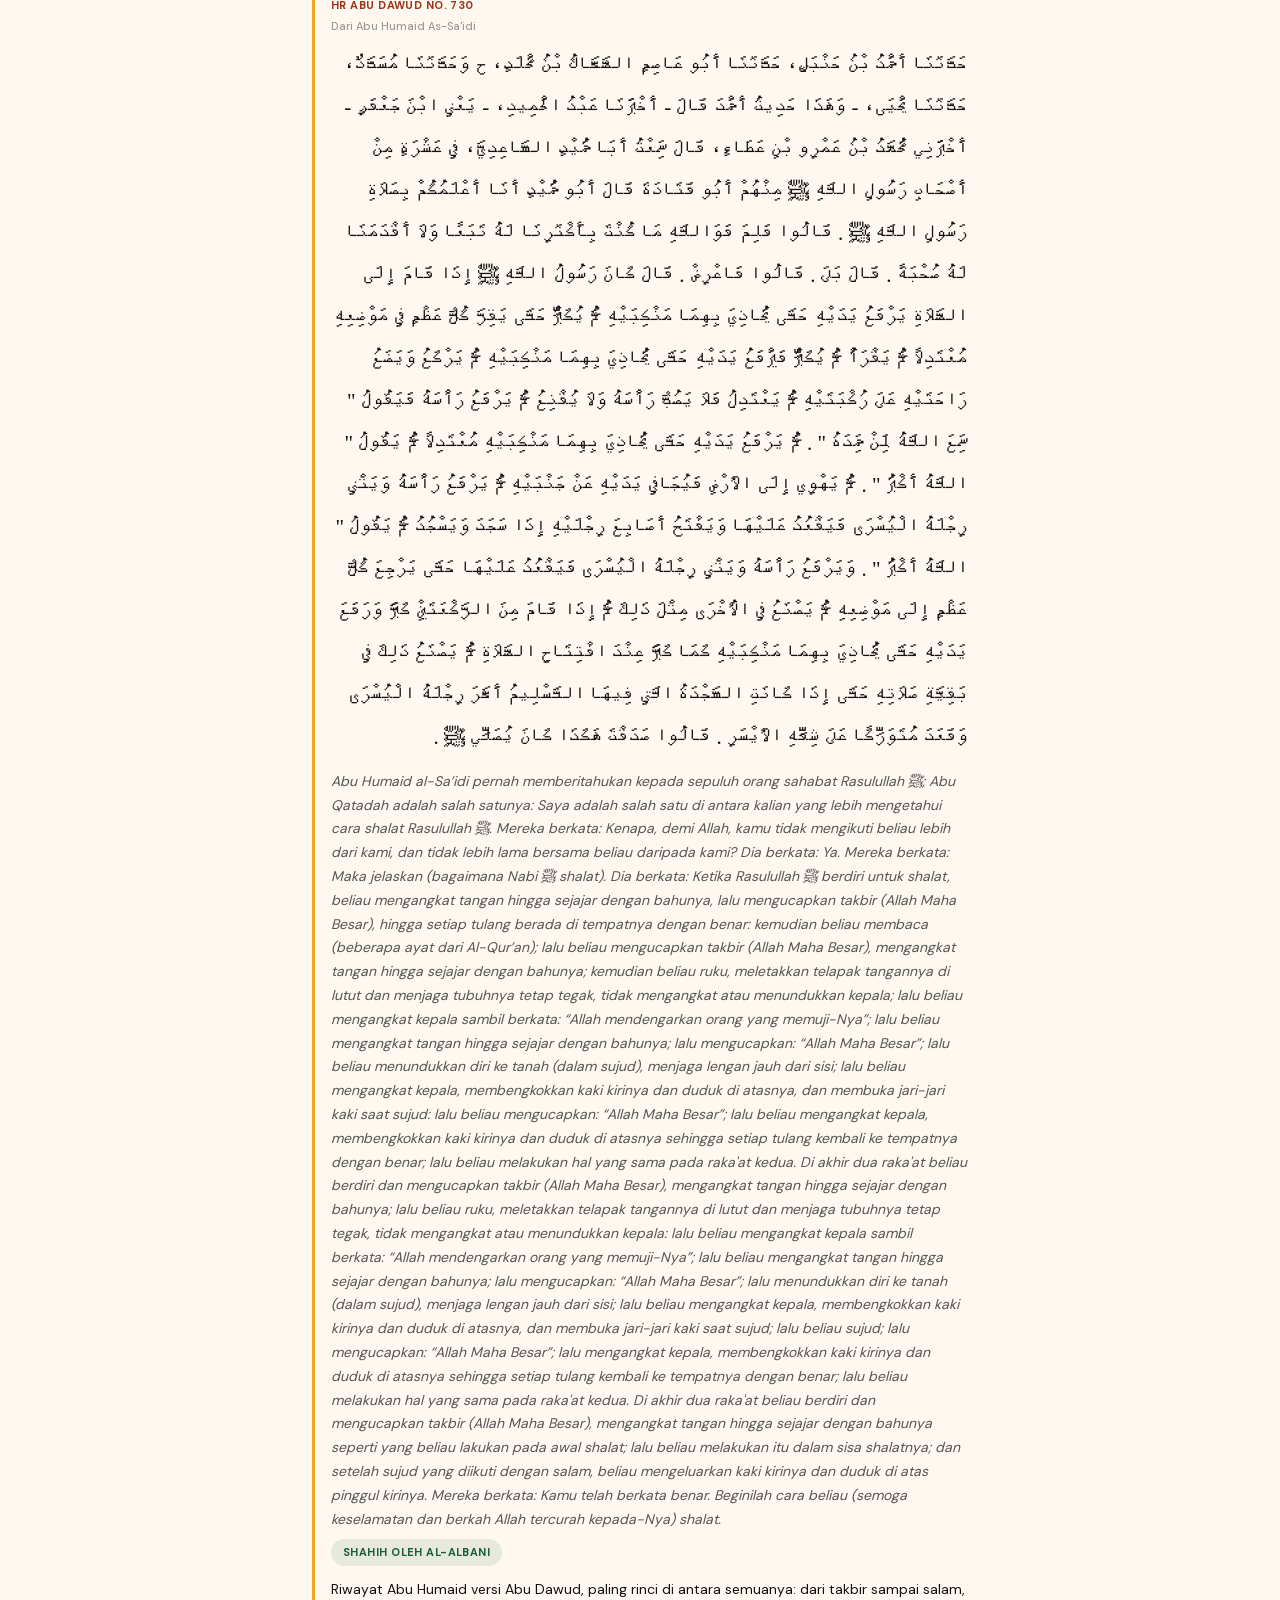
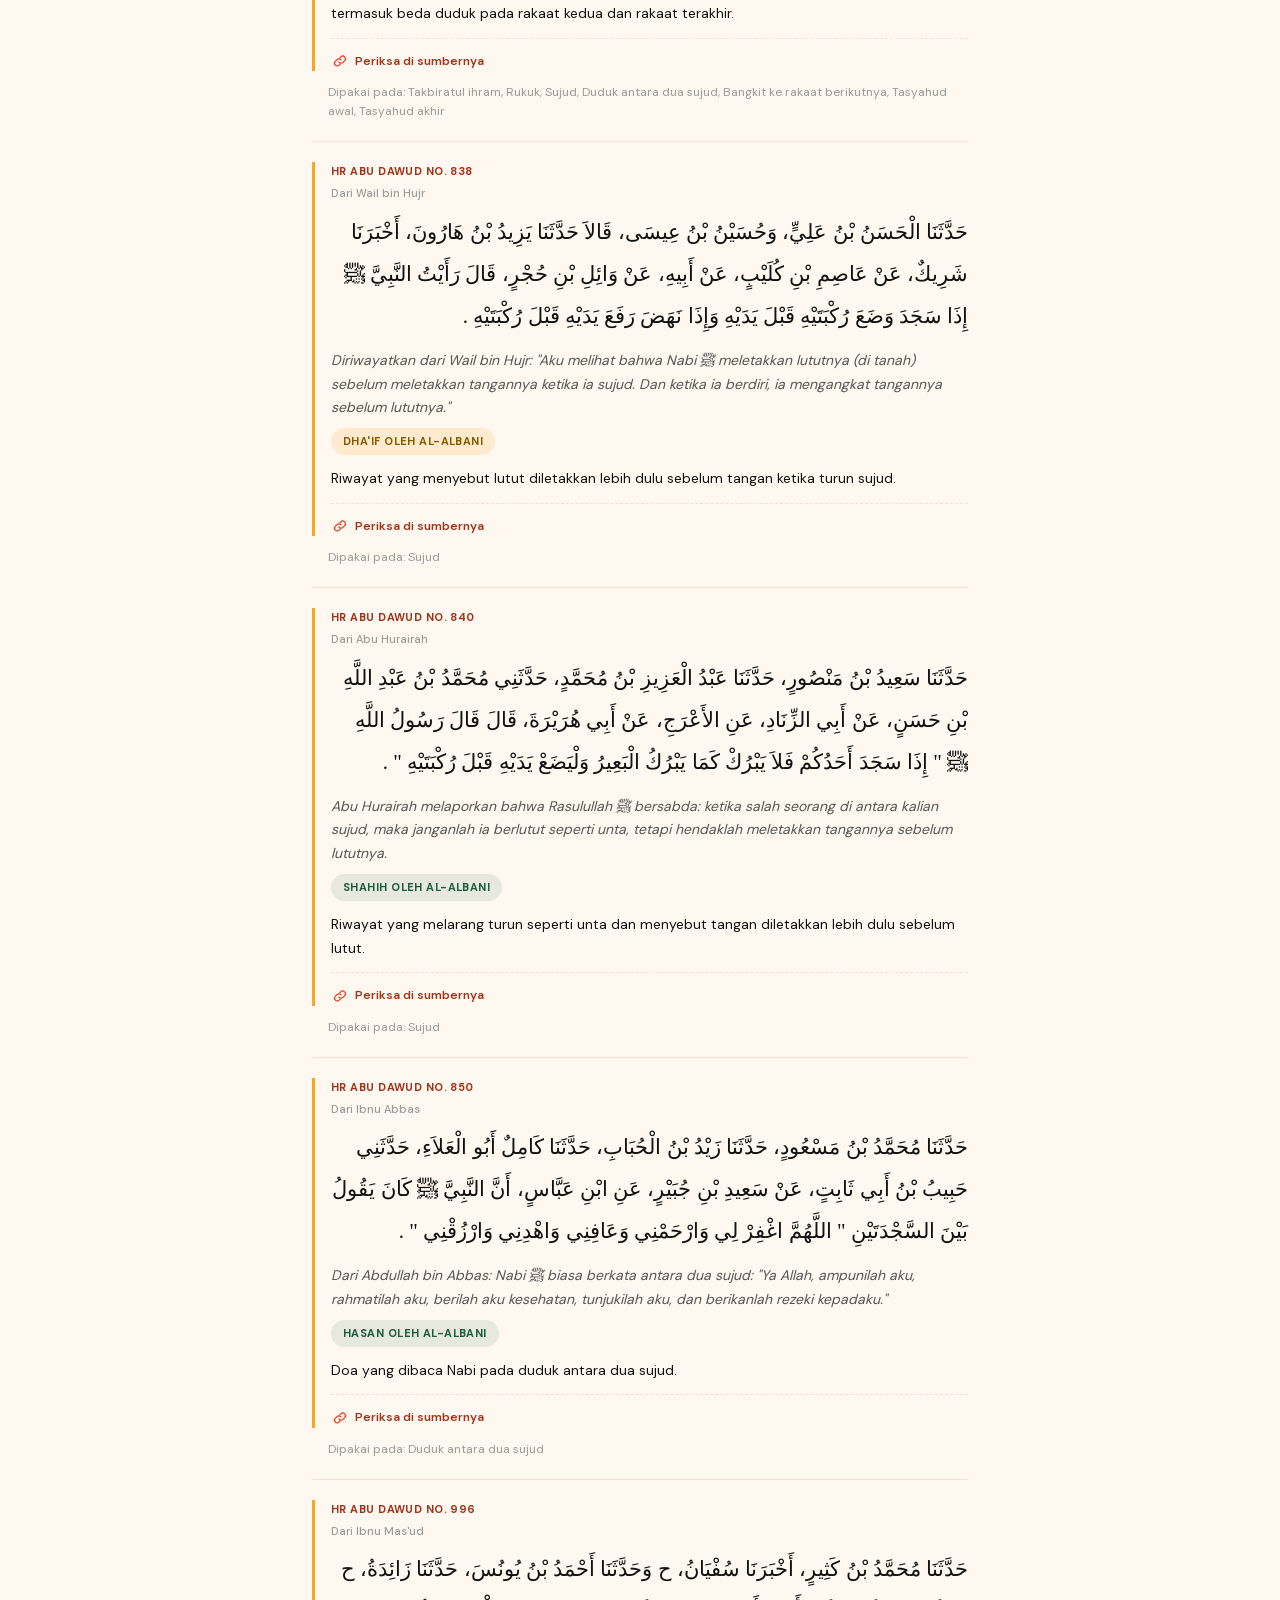
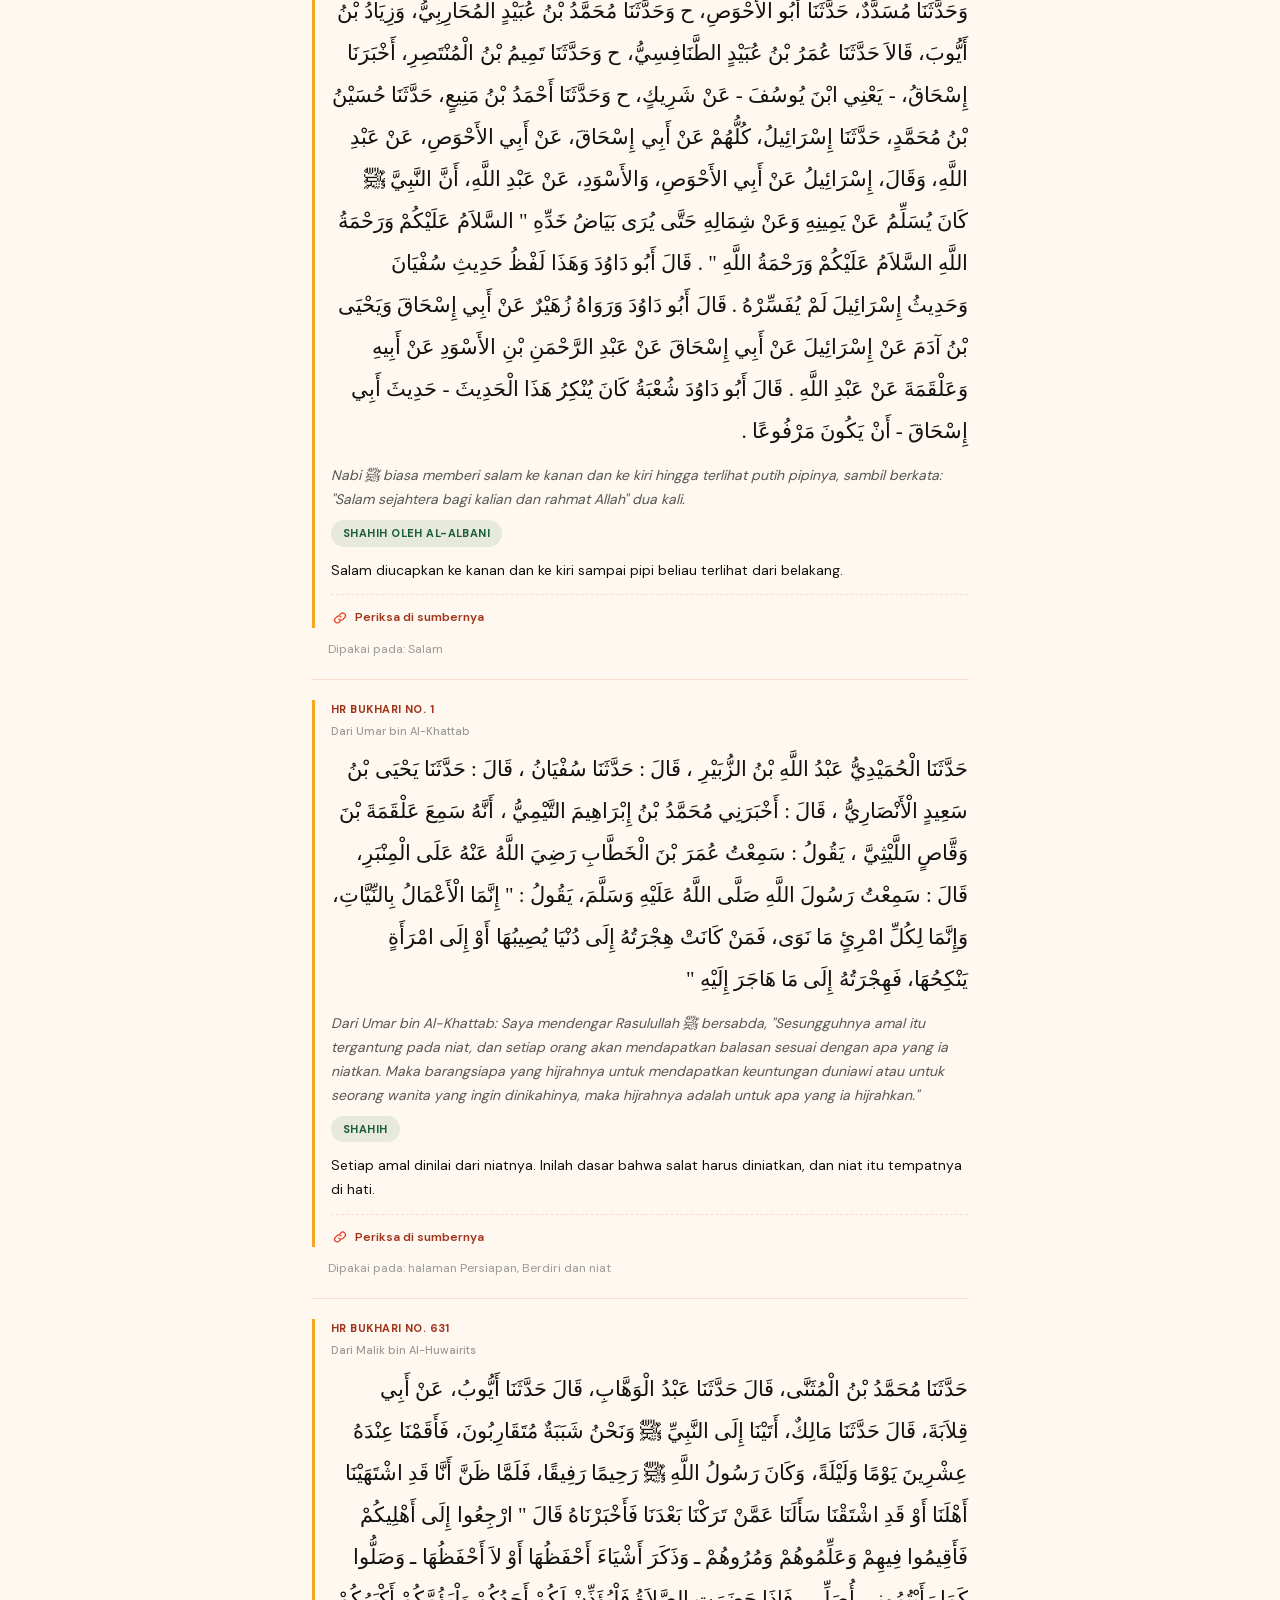
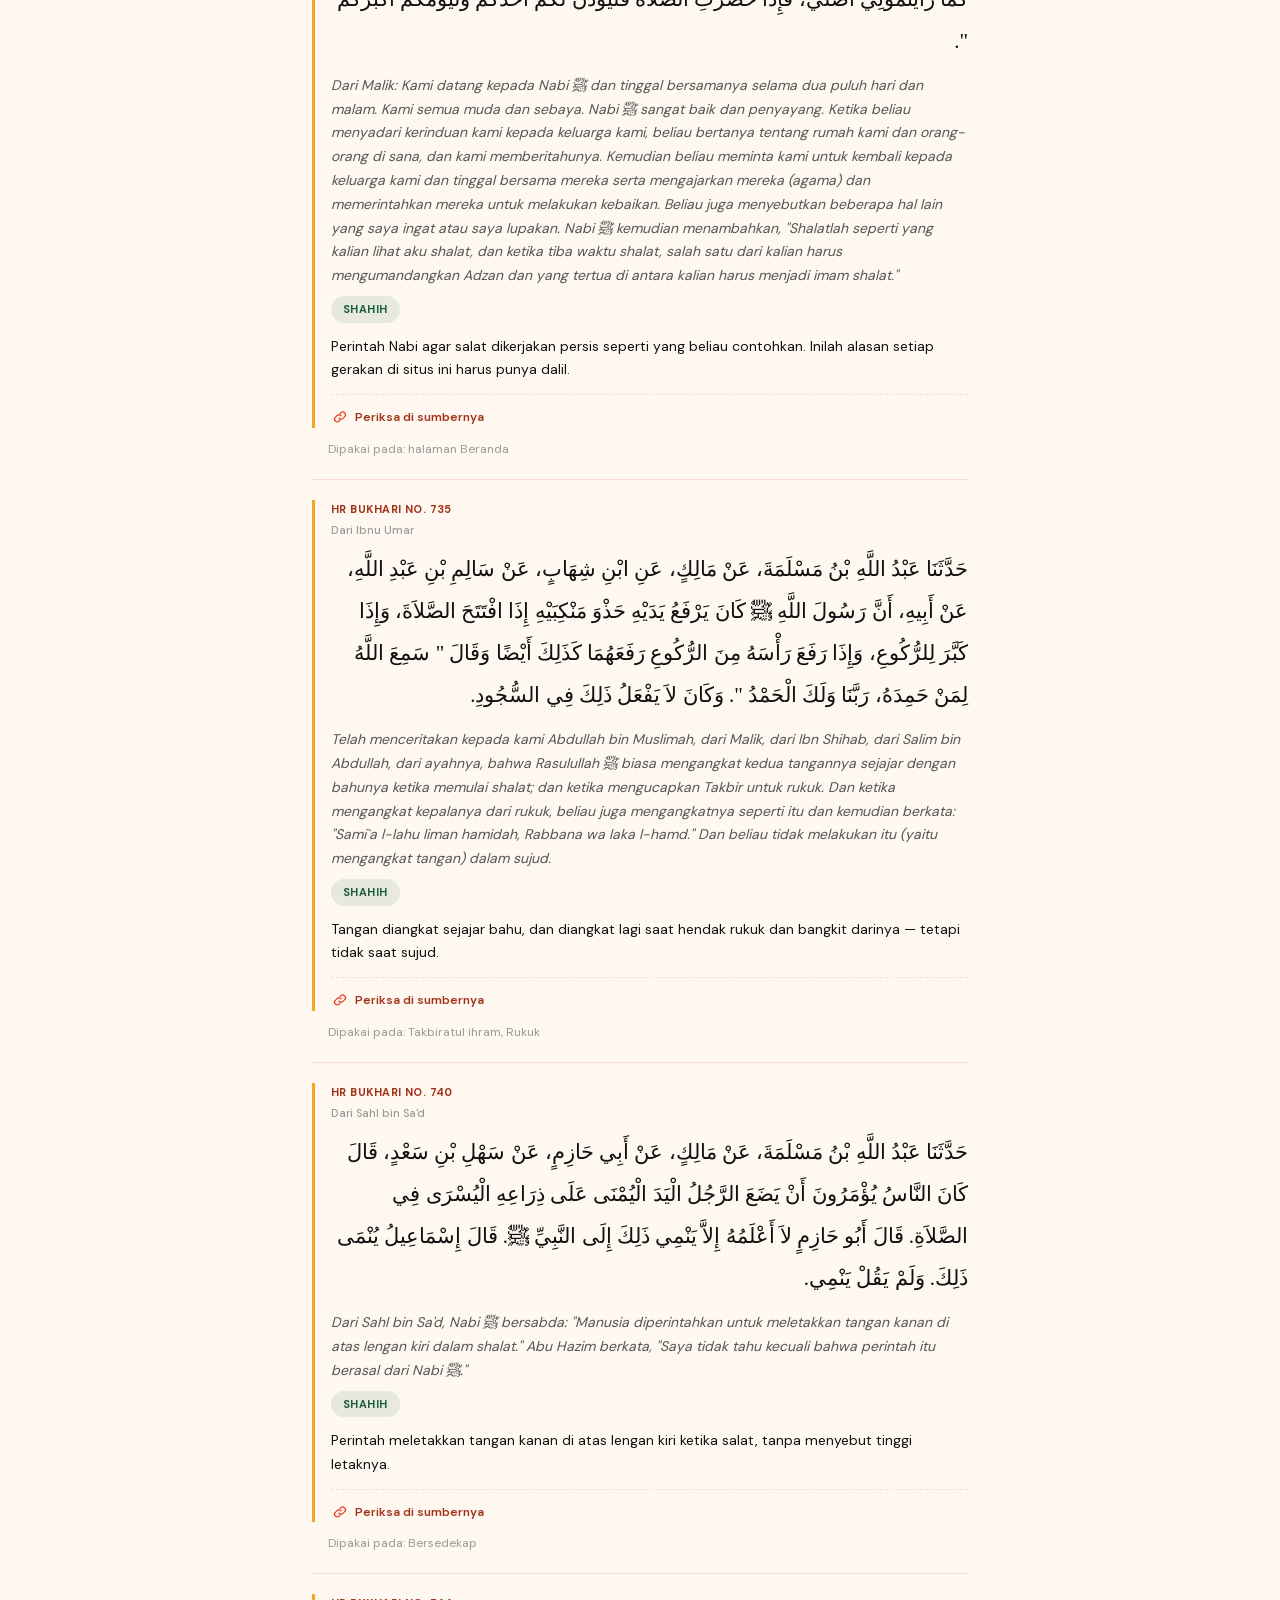
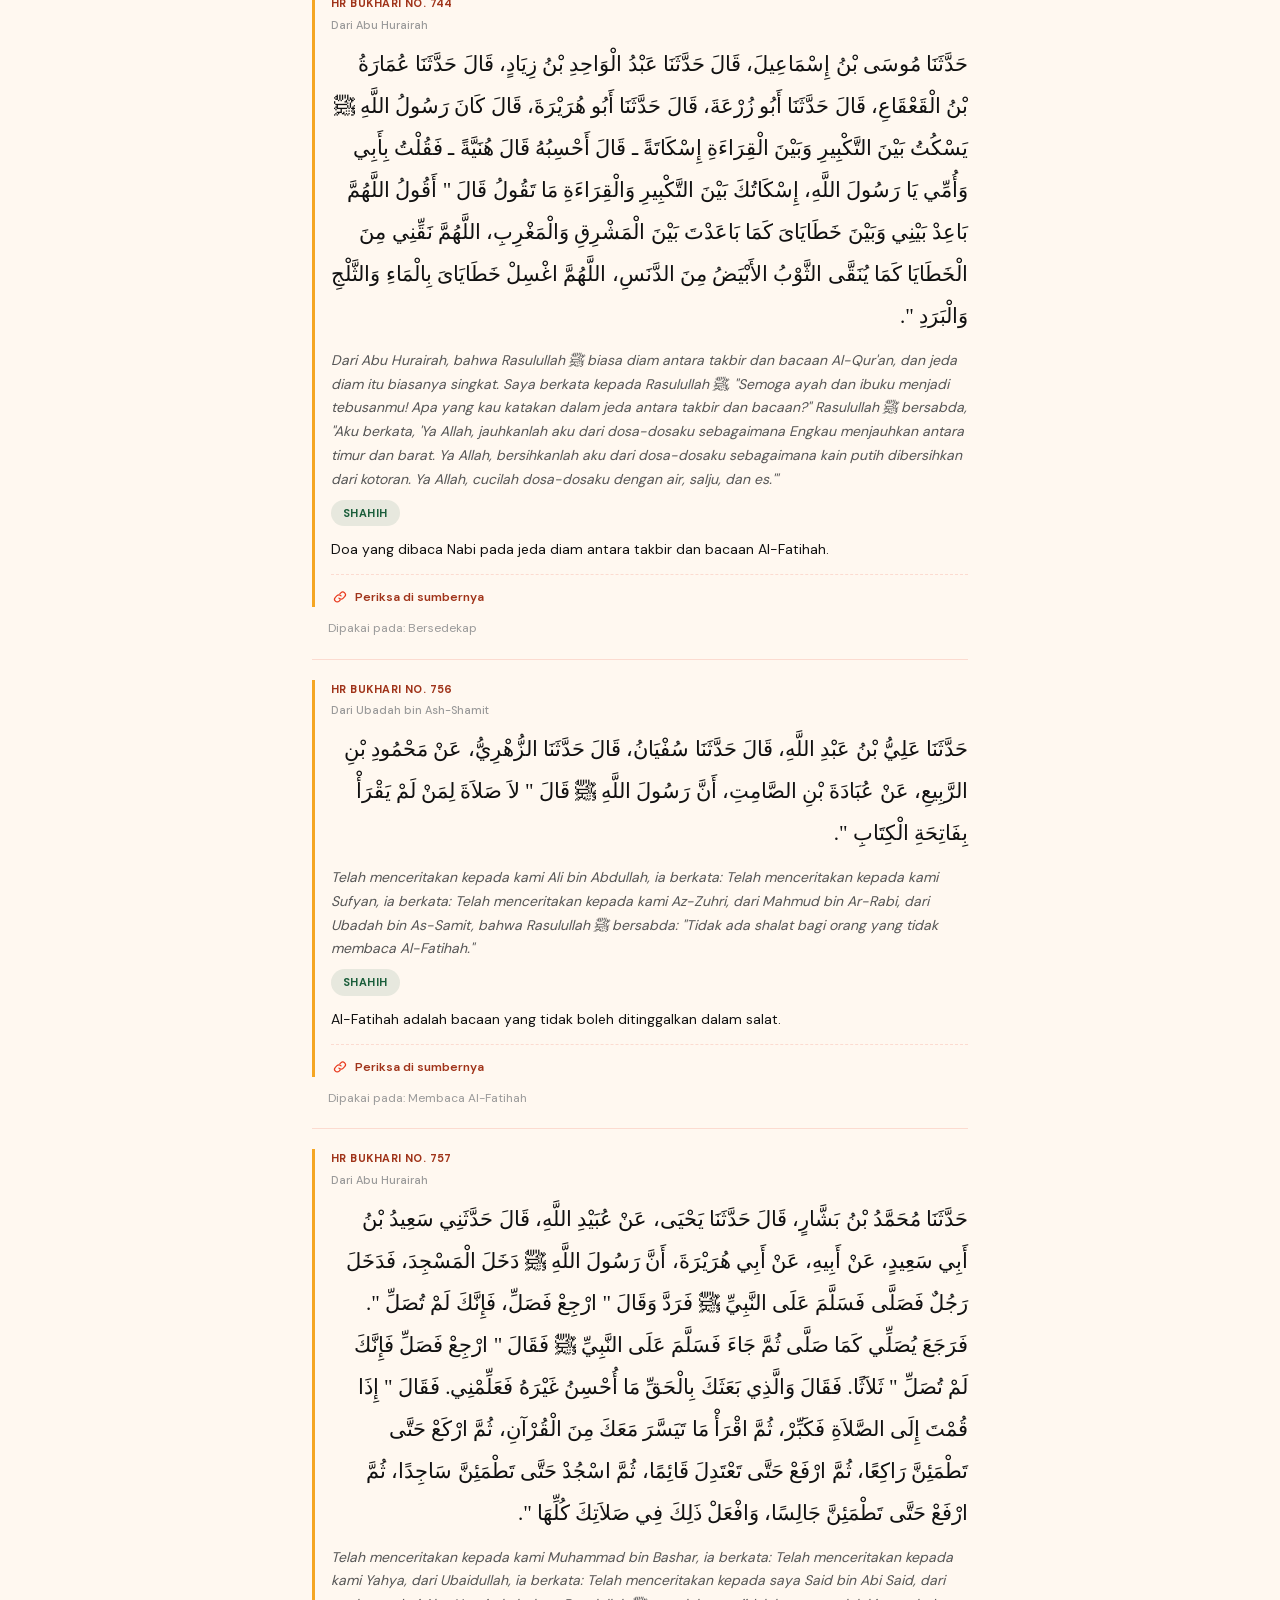
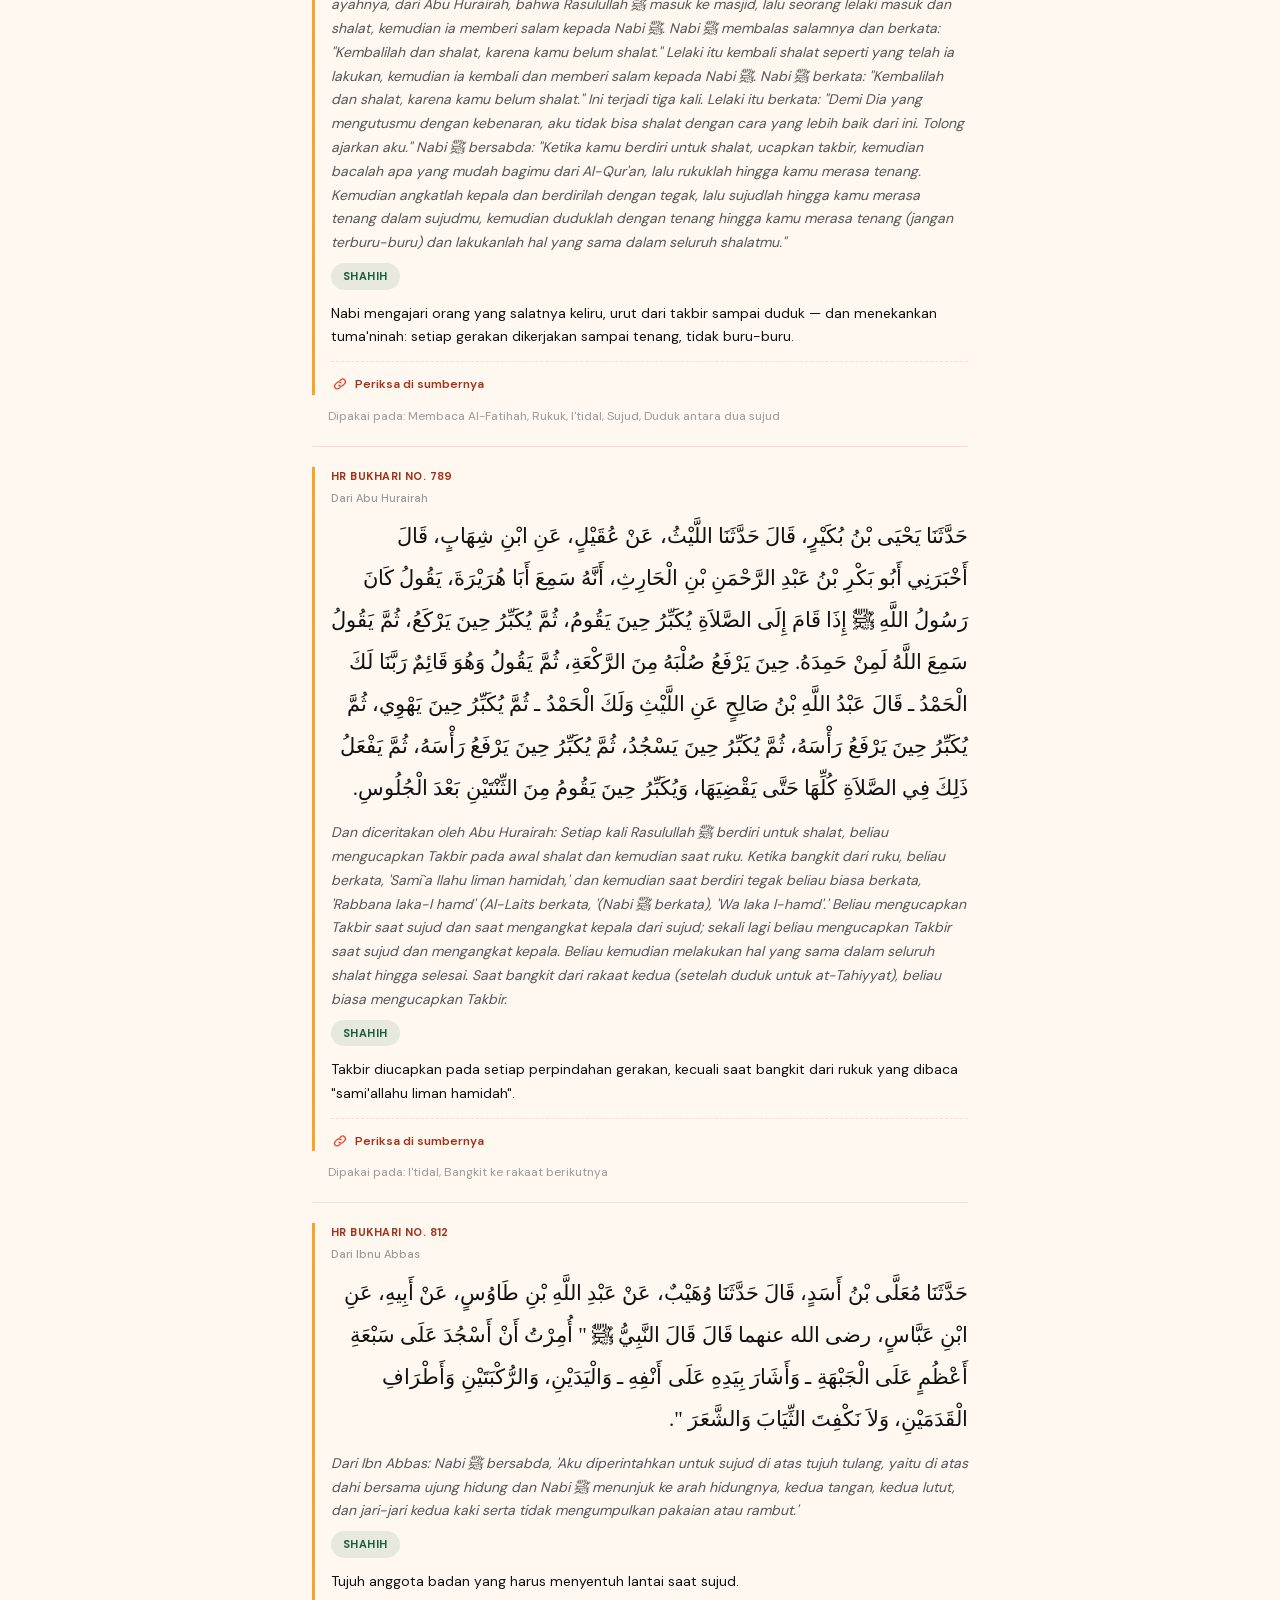
<file: rujukan.html>
<!DOCTYPE html>
<html lang="id">
<head>
<meta charset="utf-8">
<meta name="viewport" content="width=device-width, initial-scale=1">
<title>Rujukan — Salat by Flavida</title>
<meta name="description" content="Seluruh dalil yang dipakai situs ini, lengkap dengan teks Arab, terjemahan, derajat hadits, dan tautan ke sumbernya. Cara kurasinya dijelaskan terbuka.">
<meta name="theme-color" content="#FFF8F0">
<link rel="icon" href="assets/mark-color.svg">
<link rel="stylesheet" href="css/font.css?v=15">
<link rel="stylesheet" href="css/tokens.css?v=15">
<link rel="stylesheet" href="css/base.css?v=15">
<link rel="stylesheet" href="css/app.css?v=15">
</head>
<body>
<a class="skip-link" href="#utama">Lompat ke isi</a>

<script src="js/sprite.js?v=15"></script>

<nav class="nav">
  <div class="wrap nav-inner">
    <a class="nav-brand" href="index.html">
      <img src="assets/mark-color.svg" alt="">
      <span class="nav-brand-teks">
        <span class="nav-brand-nama">Salat</span>
        <span class="nav-brand-sub">by Flavida</span>
      </span>
    </a>
    <button class="nav-toggle" type="button" id="nav-toggle"
            aria-expanded="false" aria-controls="nav-menu" aria-label="Buka menu">
      <span class="nav-toggle-garis"></span>
    </button>
    <div class="nav-menu" id="nav-menu">
      <a href="index.html">Beranda</a>
      <a href="gerakan.html">Gerakan</a>
      <a href="lengkap.html">Salat Lengkap</a>
      <a href="persiapan.html">Persiapan</a>
      <a href="dzikir.html">Dzikir</a>
      <a href="rujukan.html">Rujukan</a>
    </div>
  </div>
</nav>

<main id="utama" class="section" style="padding-top: var(--space-8)">
  <div class="wrap wrap-narrow">

    <span class="overline">Rujukan</span>
    <h1 class="flav-display-l">Semua yang dikutip, beserta sumbernya.</h1>
    <p class="flav-body" style="margin-top: var(--space-4)">
      Halaman ini memuat seluruh dalil yang dipakai situs — <span id="jumlah-dalil"></span>.
      Tidak ada yang disembunyikan dan tidak ada yang dipotong.
    </p>

    <!-- ═══ CARA KURASI ═══ -->
    <h2 class="flav-heading-l" style="margin-top: var(--space-12)">Cara kami mengumpulkannya</h2>

    <div class="note" style="margin-top: var(--space-5)">
      <div class="note-title">Dikumpulkan sekali, dipakai berulang</div>
      Tata cara salat sudah baku sejak dicontohkan Nabi dan tidak berubah. Jadi sumbernya
      tidak perlu dicari ulang tiap kali halaman dibuka: seluruhnya dikumpulkan satu kali
      lewat skrip kurasi, disimpan sebagai berkas data biasa, lalu dipanggil berulang-ulang.
      Situs ini <strong>tidak memakai mesin pencari dan tidak memanggil AI</strong> saat kamu
      memakainya.
    </div>

    <div class="saran" style="margin-top: var(--space-5)">
      <div class="saran-item">
        <span class="saran-nomor">1</span>
        <span>
          <span class="saran-judul">Teks Arab dan terjemahannya disalin apa adanya</span>
          Hadits diambil dari <a href="https://www.hadits.id" target="_blank" rel="noopener noreferrer">hadits.id</a>,
          ayat Al-Qur'an dari <a href="https://equran.id" target="_blank" rel="noopener noreferrer">equran.id</a>
          yang memakai mushaf dan terjemahan Kementerian Agama. Tidak ada teks yang kami tulis
          ulang dari ingatan.
        </span>
      </div>
      <div class="saran-item">
        <span class="saran-nomor">2</span>
        <span>
          <span class="saran-judul">Bacaan salat dipotong langsung dari teks dalilnya</span>
          Lafaz seperti takbir dan tasyahud tidak diketik ulang, melainkan diiris oleh skrip
          dari teks hadits sumbernya. Kalau penanda irisannya salah, skripnya berhenti dengan
          galat — bukan diam-diam menghasilkan kutipan yang keliru.
        </span>
      </div>
      <div class="saran-item">
        <span class="saran-nomor">3</span>
        <span>
          <span class="saran-judul">Derajat hadits ditulis apa adanya</span>
          Termasuk ketika sebuah riwayat dinilai lemah. Contohnya riwayat "lutut lebih dulu"
          saat turun sujud, yang dinilai <em>dha'if</em> oleh Al-Albani padahal mayoritas
          ulama tetap mengamalkannya. Perbedaan seperti itu kami tampilkan, bukan kami rapikan.
        </span>
      </div>
      <div class="saran-item">
        <span class="saran-nomor">4</span>
        <span>
          <span class="saran-judul">Kutipan tidak pernah dipenggal</span>
          Teks dalil selalu ditampilkan utuh. Bagian yang sedang dibahas hanya disorot,
          selebihnya tetap terbaca supaya konteksnya tidak hilang.
        </span>
      </div>
    </div>

    <div class="note note-green" style="margin-top: var(--space-6)">
      <div class="note-title">Yang tidak bisa dijamin oleh kode</div>
      Pencocokan dengan sumber daring memastikan nomor dan teksnya benar. Tapi penilaian
      derajat hadits dan penerapan fikihnya adalah ilmu yang perlu diperiksa manusia yang
      kompeten — dan antar ulama pun bisa berbeda. Kalau kamu menemukan kekeliruan,
      <a href="https://github.com/arnantoakbar/salat/issues/new" target="_blank" rel="noopener noreferrer">laporkan di GitHub</a>.
    </div>

    <!-- ═══ KONTEKS HUKUM INDONESIA ═══ -->
    <h2 class="flav-heading-l" style="margin-top: var(--space-12)">Konteks hukum di Indonesia</h2>
    <p class="flav-body-sm" style="margin-top: var(--space-3)">
      Berbeda dengan waris yang punya Kompilasi Hukum Islam, <strong>tata cara salat tidak
      diatur oleh peraturan perundang-undangan mana pun di Indonesia</strong> — dan memang
      tidak perlu. Yang dijamin negara adalah kebebasan menjalankannya. Prinsip itu berulang
      kali dikutip dalam undang-undang, misalnya pada pertimbangan Undang-Undang Pesantren
      yang bersandar pada Pasal 29 UUD 1945.
    </p>

    <div class="dalil" style="margin-top: var(--space-5)">
      <div class="dalil-rujukan">UU No. 18 Tahun 2019 tentang Pesantren
        <span class="dalil-klausa">Bagian Menimbang huruf a</span>
      </div>
      <div class="dalil-terjemah">
        bahwa setiap orang bebas memeluk agama dan beribadat menurut agamanya serta memilih
        pendidikan dan pengajaran dalam satu sistem pendidikan nasional yang meningkatkan
        keimanan dan ketakwaan serta akhlak mulia dalam rangka mencerdaskan kehidupan bangsa
        sebagaimana diamanatkan dalam Undang-Undang Dasar Negara Republik Indonesia Tahun 1945
      </div>
      <div class="dalil-sumber">Status: berlaku. Undang-undang ini menyebut Pasal 29 UUD 1945
        dalam bagian Mengingat.</div>
      <div class="dalil-tautan">
        <a href="https://pasal.id/peraturan/uu/uu-no-18-tahun-2019" target="_blank" rel="noopener noreferrer">
          <svg class="ic ic-sm" aria-hidden="true"><use href="#i-tautan"></use></svg>
          Periksa di Pasal.id
        </a>
      </div>
    </div>
    <p class="flav-caption" style="margin-top: var(--space-3)">
      Kutipan hukum di atas bukan nasihat hukum, dan bukan dasar tata cara salat. Dicantumkan
      hanya sebagai konteks: perbedaan gerakan salat adalah perkara fikih, bukan perkara hukum
      negara.
    </p>

    <!-- ═══ DAFTAR DALIL ═══ -->
    <h2 class="flav-heading-l" style="margin-top: var(--space-12)">Dari Al-Qur'an</h2>
    <div id="daftar-quran" style="margin-top: var(--space-5)"></div>

    <h2 class="flav-heading-l" style="margin-top: var(--space-12)">Dari hadits</h2>
    <p class="flav-body-sm" style="margin-top: var(--space-2); margin-bottom: var(--space-5)">
      Penomoran mengikuti hadits.id. Nomor hadits bisa berbeda antar penerbit, jadi selalu
      buka tautannya kalau mau mencocokkan dengan kitab cetak.
    </p>
    <div id="daftar-hadits"></div>

  </div>
</main>

<footer class="footer">
  <div class="wrap footer-inner">
    <div>
      <p class="footer-note">
        Situs ini alat bantu belajar, <strong>bukan pengganti guru dan bukan lembaga
        fatwa</strong>. Verifikasikan kepada ustadz atau ulama yang kamu percaya.
      </p>
      <p style="margin-top: var(--space-4)">
        <a href="gerakan.html">Lihat gerakan</a> &nbsp;·&nbsp;
        <a href="https://github.com/arnantoakbar/salat" target="_blank" rel="noopener noreferrer">Kode sumber di GitHub</a>
      </p>
    </div>
    <div class="footer-made">
      Kodenya terbuka — silakan diperiksa dan dikoreksi.<br>
      Made with 🔥 in Indonesia
    </div>
  </div>
</footer>

<script src="data/dalil.js?v=15"></script>
<script src="data/bacaan.js?v=15"></script>
<script src="data/gerakan.js?v=15"></script>
<script src="js/ui-dalil.js?v=15"></script>
<script src="js/ui-rujukan.js?v=15"></script>
<script src="js/ui-nav.js?v=15"></script>
</body>
</html>
</file>
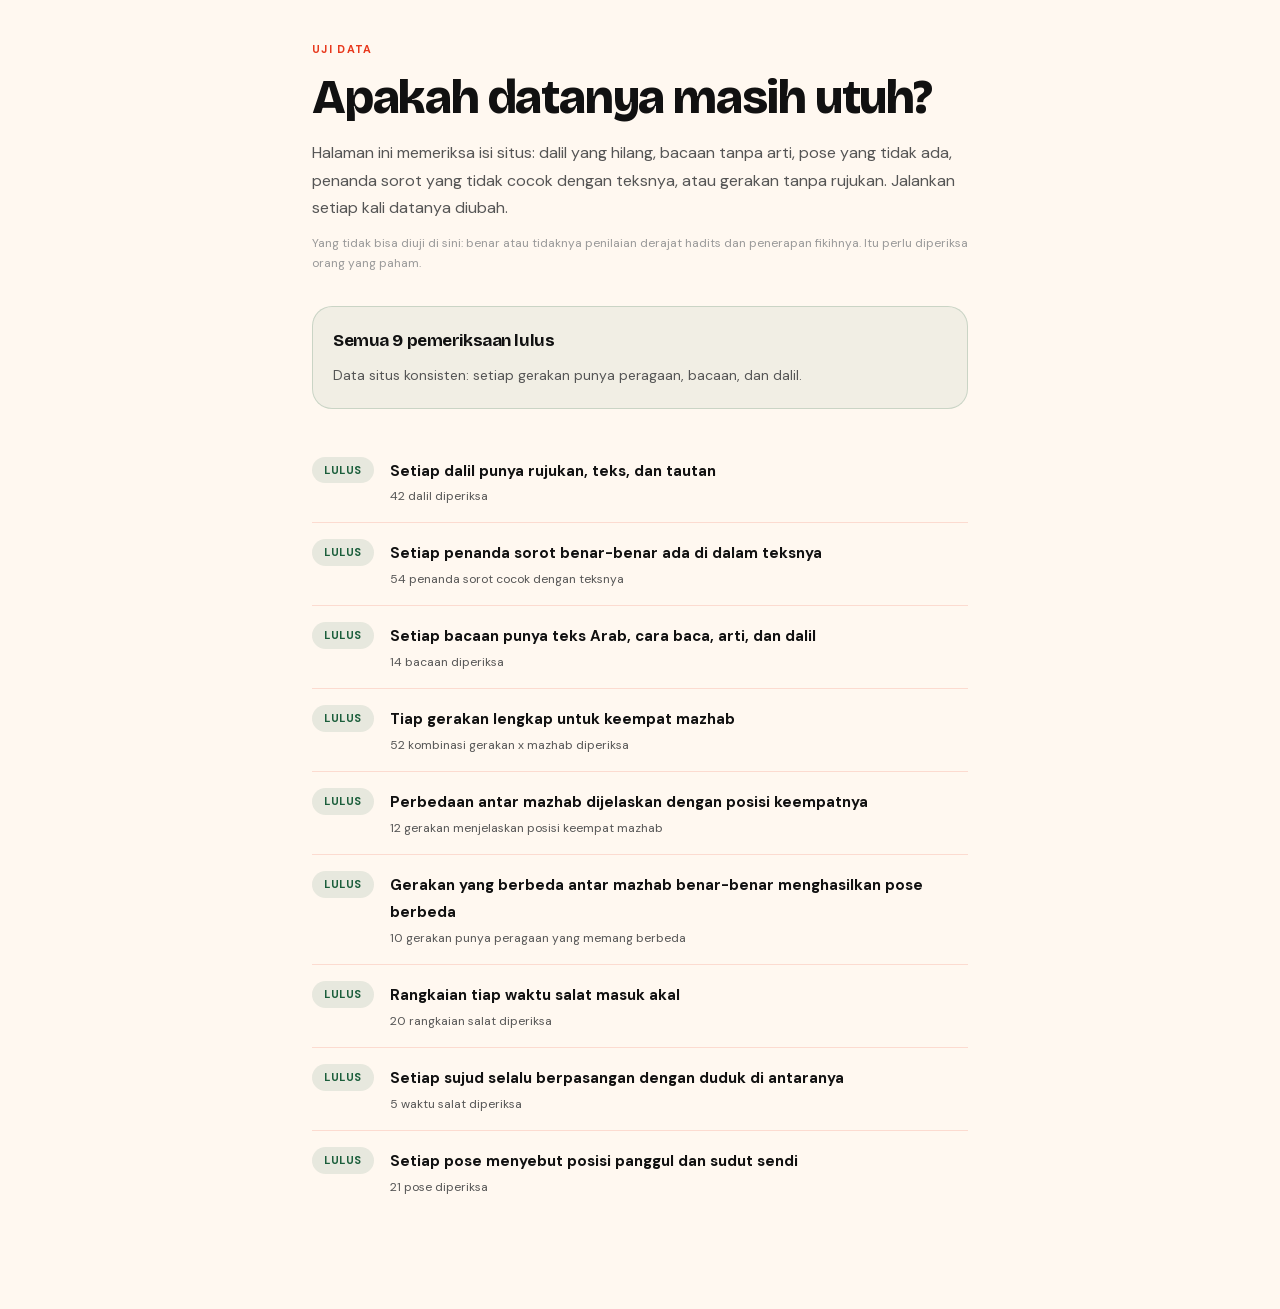
<file: tests.html>
<!DOCTYPE html>
<html lang="id">
<head>
<meta charset="utf-8">
<meta name="viewport" content="width=device-width, initial-scale=1">
<title>Uji Data — Salat by Flavida</title>
<meta name="robots" content="noindex">
<link rel="icon" href="assets/mark-color.svg">
<link rel="stylesheet" href="css/font.css?v=15">
<link rel="stylesheet" href="css/tokens.css?v=15">
<link rel="stylesheet" href="css/base.css?v=15">
<link rel="stylesheet" href="css/app.css?v=15">
</head>
<body>
<script src="js/sprite.js?v=15"></script>

<main class="section" style="padding-top: var(--space-10)">
  <div class="wrap wrap-narrow">
    <span class="overline">Uji data</span>
    <h1 class="flav-display-m">Apakah datanya masih utuh?</h1>
    <p class="flav-body" style="margin-top: var(--space-4)">
      Halaman ini memeriksa isi situs: dalil yang hilang, bacaan tanpa arti, pose yang tidak
      ada, penanda sorot yang tidak cocok dengan teksnya, atau gerakan tanpa rujukan.
      Jalankan setiap kali datanya diubah.
    </p>
    <p class="flav-caption" style="margin-top: var(--space-3)">
      Yang tidak bisa diuji di sini: benar atau tidaknya penilaian derajat hadits dan
      penerapan fikihnya. Itu perlu diperiksa orang yang paham.
    </p>

    <div id="ringkasan" style="margin: var(--space-8) 0"></div>
    <div id="hasil"></div>
  </div>
</main>

<script src="data/dalil.js?v=15"></script>
<script src="data/bacaan.js?v=15"></script>
<script src="data/gerakan.js?v=15"></script>
<script src="data/rakaat.js?v=15"></script>
<script src="js/tiga/pose.js?v=15"></script>
<script src="js/tiga/kamera-stub.js?v=15"></script>
<script src="js/tiga/kamera.js?v=15"></script>
<script src="js/tests.js?v=15"></script>
<script>
(function () {
  var hasil = window.UJI.jalankan();
  var gagal = hasil.filter(function (h) { return !h.lulus; });

  document.getElementById('ringkasan').innerHTML =
    '<div class="note ' + (gagal.length ? '' : 'note-green') + '">' +
    '<div class="note-title">' +
    (gagal.length ? gagal.length + ' dari ' + hasil.length + ' pemeriksaan gagal'
                  : 'Semua ' + hasil.length + ' pemeriksaan lulus') +
    '</div>' +
    (gagal.length ? 'Perbaiki dulu sebelum situsnya dipakai orang.'
                  : 'Data situs konsisten: setiap gerakan punya peragaan, bacaan, dan dalil.') +
    '</div>';

  document.getElementById('hasil').innerHTML = hasil.map(function (h) {
    return '<div class="uji-baris">' +
      '<span class="badge ' + (h.lulus ? 'badge-green' : 'badge-lemah') + '">' +
      (h.lulus ? 'LULUS' : 'GAGAL') + '</span>' +
      '<div><strong>' + h.nama + '</strong><p>' + h.pesan + '</p></div></div>';
  }).join('');
})();
</script>
</body>
</html>
</file>
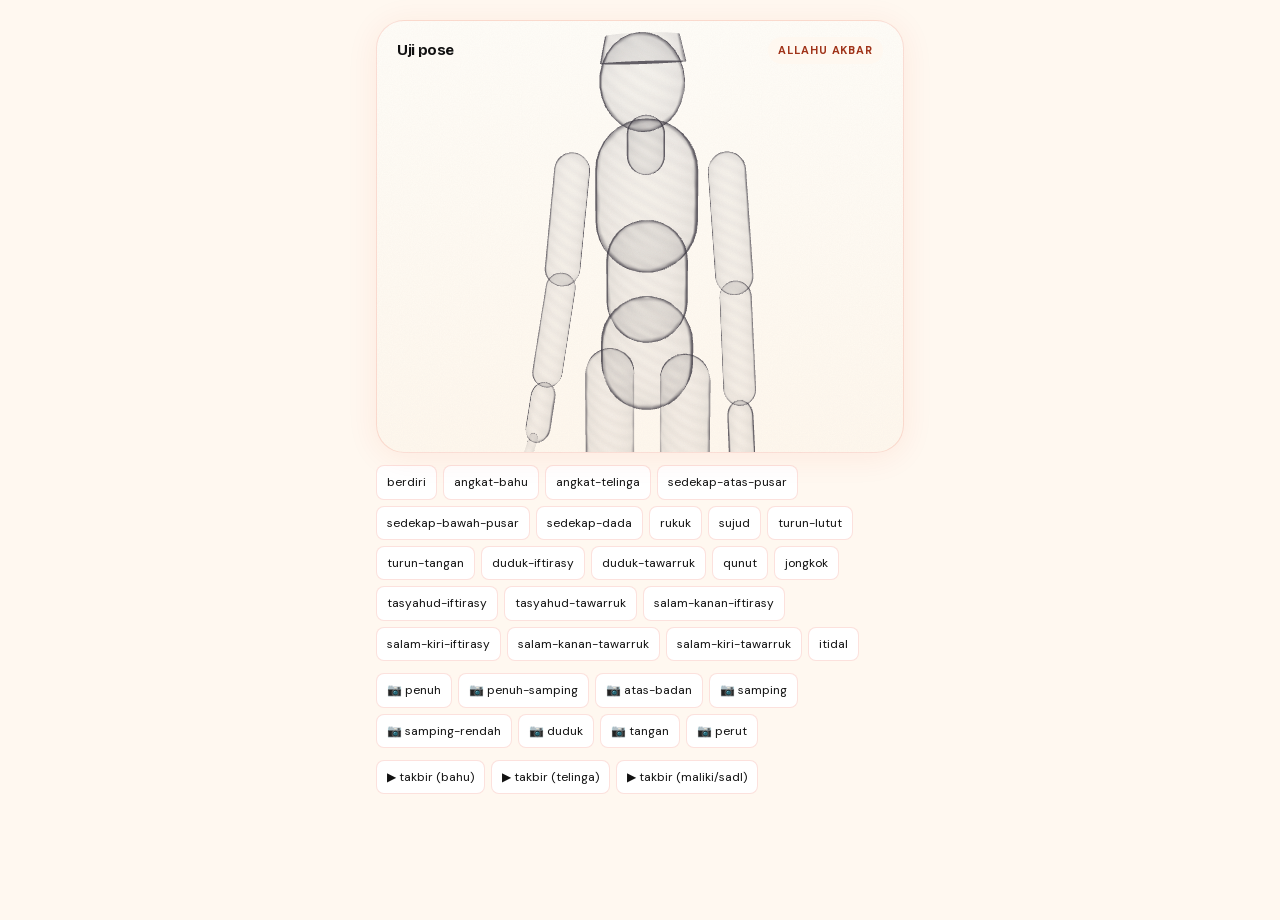
<file: uji-3d.html>
<!DOCTYPE html>
<html lang="id">
<head>
<meta charset="utf-8">
<meta name="viewport" content="width=device-width, initial-scale=1">
<title>Uji panggung 3D — alat setel pose (bukan bagian situs)</title>
<meta name="robots" content="noindex">
<link rel="stylesheet" href="css/font.css?v=8">
<link rel="stylesheet" href="css/tokens.css">
<link rel="stylesheet" href="css/base.css">
<link rel="stylesheet" href="css/app.css">
<style>
  .uji { max-width: 560px; margin: 20px auto; padding: 0 16px; }
  .uji-tombol { display: flex; flex-wrap: wrap; gap: 6px; margin-top: 12px; }
  .uji-tombol button { border: 1px solid var(--border-default); border-radius: 8px; padding: 6px 10px; font-size: 12px; background: #fff; }
  .uji-tombol button:hover { border-color: var(--color-flame); }
</style>
</head>
<body>
<script src="js/sprite.js"></script>
<div class="uji">
  <div class="panggung" id="panggung">
    <div class="panggung-label">
      <span class="panggung-nama" id="nama">Uji pose</span>
      <span class="panggung-tahap" id="tahap"></span>
    </div>
    <div class="panggung-gagal">WebGL tidak tersedia di peramban ini.</div>
  </div>
  <div class="uji-tombol" id="poseBtn"></div>
  <div class="uji-tombol" id="sorotBtn"></div>
  <div class="uji-tombol">
    <button onclick="UJI.takbir('bahu')">▶ takbir (bahu)</button>
    <button onclick="UJI.takbir('telinga')">▶ takbir (telinga)</button>
    <button onclick="UJI.takbir('sadl')">▶ takbir (maliki/sadl)</button>
  </div>
</div>

<script src="js/vendor/three.min.js"></script>
<script>
// Alat uji ini dipakai saat menyetel pose, jadi berkasnya harus selalu
// dimuat ulang — bukan versi lama dari singgahan peramban.
(function () {
  var t = Date.now();
  ['rig', 'pose', 'kamera', 'viewer'].forEach(function (n) {
    document.write('<script src="js/tiga/' + n + '.js?t=' + t + '"><\/script>');
  });
})();
</script>
<script>
(function () {
  var v = VIEWER.buat(document.getElementById('panggung'), {
    simpanBuffer: true,
    onTahap: function (i, l) {
      document.getElementById('tahap').textContent = l.tahap || l.pose;
    }
  });

  window.UJI = {
    v: v,
    pose: function (nama) {
      v.setLangkah([{ pose: nama, gerak: 600, tahan: 999999, tahap: nama }]);
    },
    sorot: function (nama) { v.kamera.sorot(nama); },
    // Setel sudut sendi langsung (derajat) untuk mencari angka pose.
    sudut: function (sendi, x, y, z) {
      v.setJalan(false);
      v.rig.sendi[sendi].rotation.set(x * Math.PI / 180, y * Math.PI / 180, z * Math.PI / 180);
    },
    akar: function (x, y, z) { v.setJalan(false); v.rig.sendi.akar.position.set(x, y, z); },
    // Memaksa frame maju tanpa requestAnimationFrame — dipakai saat panel
    // pratinjau disembunyikan sehingga loop dijeda otomatis.
    tick: function (ms, kali) { return v.majuFrame(ms || 60, kali || 20); },
    // Titik dunia sendi penting — dipakai menyetel pose secara terukur
    // (mis. dahi dan telapak harus menyentuh lantai saat sujud).
    titik: function () {
      var out = {}, w = new THREE.Vector3();
      v.scene.updateMatrixWorld(true);
      ['kepala','tanganKa','tanganKi','lututKa','kakiKa','akar','dada','bahuKa'].forEach(function (n) {
        v.rig.sendi[n].getWorldPosition(w);
        out[n] = [+w.x.toFixed(3), +w.y.toFixed(3), +w.z.toFixed(3)];
      });
      return JSON.stringify(out);
    },
    takbir: function (varian) {
      var angkat = varian === 'telinga' ? 'angkat-telinga' : 'angkat-bahu';
      var akhir = varian === 'sadl' ? 'berdiri' :
        varian === 'telinga' ? 'sedekap-bawah-pusar' : 'sedekap-atas-pusar';
      v.setJalan(true);
      v.setLangkah([
        { pose: 'berdiri', gerak: 700, tahan: 900, tahap: 'Berdiri tegak' },
        { pose: angkat, gerak: 650, tahan: 1200, tahap: 'Allahu akbar', sorot: 'atas-badan' },
        { pose: akhir, gerak: 700, tahan: 1700, tahap: varian === 'sadl' ? 'Tangan lurus (sadl)' : 'Bersedekap' }
      ], 'atas-badan');
    }
  };

  var poses = Object.keys(POSE.POSES);
  var wadah = document.getElementById('poseBtn');
  poses.forEach(function (p) {
    var b = document.createElement('button');
    b.textContent = p;
    b.onclick = function () { UJI.pose(p); };
    wadah.appendChild(b);
  });
  var sorot = document.getElementById('sorotBtn');
  Object.keys(KAMERA.SOROTAN).forEach(function (s) {
    var b = document.createElement('button');
    b.textContent = '📷 ' + s;
    b.onclick = function () { UJI.sorot(s); };
    sorot.appendChild(b);
  });

  UJI.takbir('bahu');
})();
</script>
</body>
</html>
</file>
<file: css/font.css>
/*
 * Huruf Bricolage Grotesque dan DM Sans, disimpan sendiri.
 *
 * Situs ini berjanji tidak mengirim apa pun ke mana pun. Memuat huruf dari
 * server Google akan membocorkan alamat IP pembacanya ke pihak ketiga, jadi
 * berkas hurufnya ikut disimpan di sini. Hanya subset latin dan latin-ext
 * yang diambil — cukup untuk bahasa Indonesia, dan ringan.
 *
 * Berkas ini DIHASILKAN dari CSS resmi Google Fonts; jangan disunting
 * tangan. Kedua huruf memakai lisensi SIL Open Font License 1.1.
 */

@font-face {
  font-family: 'Bricolage Grotesque';
  font-style: normal;
  font-weight: 700;
  font-stretch: 100%;
  font-display: swap;
  src: url('../assets/font/bricolage-grotesque-latin-ext.woff2') format('woff2');
  unicode-range: U+0100-02BA, U+02BD-02C5, U+02C7-02CC, U+02CE-02D7, U+02DD-02FF, U+0304, U+0308, U+0329, U+1D00-1DBF, U+1E00-1E9F, U+1EF2-1EFF, U+2020, U+20A0-20AB, U+20AD-20C0, U+2113, U+2C60-2C7F, U+A720-A7FF;
}

@font-face {
  font-family: 'Bricolage Grotesque';
  font-style: normal;
  font-weight: 700;
  font-stretch: 100%;
  font-display: swap;
  src: url('../assets/font/bricolage-grotesque-latin.woff2') format('woff2');
  unicode-range: U+0000-00FF, U+0131, U+0152-0153, U+02BB-02BC, U+02C6, U+02DA, U+02DC, U+0304, U+0308, U+0329, U+2000-206F, U+20AC, U+2122, U+2191, U+2193, U+2212, U+2215, U+FEFF, U+FFFD;
}

@font-face {
  font-family: 'Bricolage Grotesque';
  font-style: normal;
  font-weight: 800;
  font-stretch: 100%;
  font-display: swap;
  src: url('../assets/font/bricolage-grotesque-latin-ext.woff2') format('woff2');
  unicode-range: U+0100-02BA, U+02BD-02C5, U+02C7-02CC, U+02CE-02D7, U+02DD-02FF, U+0304, U+0308, U+0329, U+1D00-1DBF, U+1E00-1E9F, U+1EF2-1EFF, U+2020, U+20A0-20AB, U+20AD-20C0, U+2113, U+2C60-2C7F, U+A720-A7FF;
}

@font-face {
  font-family: 'Bricolage Grotesque';
  font-style: normal;
  font-weight: 800;
  font-stretch: 100%;
  font-display: swap;
  src: url('../assets/font/bricolage-grotesque-latin.woff2') format('woff2');
  unicode-range: U+0000-00FF, U+0131, U+0152-0153, U+02BB-02BC, U+02C6, U+02DA, U+02DC, U+0304, U+0308, U+0329, U+2000-206F, U+20AC, U+2122, U+2191, U+2193, U+2212, U+2215, U+FEFF, U+FFFD;
}

@font-face {
  font-family: 'DM Sans';
  font-style: normal;
  font-weight: 300;
  font-display: swap;
  src: url('../assets/font/dm-sans-latin-ext.woff2') format('woff2');
  unicode-range: U+0100-02BA, U+02BD-02C5, U+02C7-02CC, U+02CE-02D7, U+02DD-02FF, U+0304, U+0308, U+0329, U+1D00-1DBF, U+1E00-1E9F, U+1EF2-1EFF, U+2020, U+20A0-20AB, U+20AD-20C0, U+2113, U+2C60-2C7F, U+A720-A7FF;
}

@font-face {
  font-family: 'DM Sans';
  font-style: normal;
  font-weight: 300;
  font-display: swap;
  src: url('../assets/font/dm-sans-latin.woff2') format('woff2');
  unicode-range: U+0000-00FF, U+0131, U+0152-0153, U+02BB-02BC, U+02C6, U+02DA, U+02DC, U+0304, U+0308, U+0329, U+2000-206F, U+20AC, U+2122, U+2191, U+2193, U+2212, U+2215, U+FEFF, U+FFFD;
}

@font-face {
  font-family: 'DM Sans';
  font-style: normal;
  font-weight: 400;
  font-display: swap;
  src: url('../assets/font/dm-sans-latin-ext.woff2') format('woff2');
  unicode-range: U+0100-02BA, U+02BD-02C5, U+02C7-02CC, U+02CE-02D7, U+02DD-02FF, U+0304, U+0308, U+0329, U+1D00-1DBF, U+1E00-1E9F, U+1EF2-1EFF, U+2020, U+20A0-20AB, U+20AD-20C0, U+2113, U+2C60-2C7F, U+A720-A7FF;
}

@font-face {
  font-family: 'DM Sans';
  font-style: normal;
  font-weight: 400;
  font-display: swap;
  src: url('../assets/font/dm-sans-latin.woff2') format('woff2');
  unicode-range: U+0000-00FF, U+0131, U+0152-0153, U+02BB-02BC, U+02C6, U+02DA, U+02DC, U+0304, U+0308, U+0329, U+2000-206F, U+20AC, U+2122, U+2191, U+2193, U+2212, U+2215, U+FEFF, U+FFFD;
}

@font-face {
  font-family: 'DM Sans';
  font-style: normal;
  font-weight: 500;
  font-display: swap;
  src: url('../assets/font/dm-sans-latin-ext.woff2') format('woff2');
  unicode-range: U+0100-02BA, U+02BD-02C5, U+02C7-02CC, U+02CE-02D7, U+02DD-02FF, U+0304, U+0308, U+0329, U+1D00-1DBF, U+1E00-1E9F, U+1EF2-1EFF, U+2020, U+20A0-20AB, U+20AD-20C0, U+2113, U+2C60-2C7F, U+A720-A7FF;
}

@font-face {
  font-family: 'DM Sans';
  font-style: normal;
  font-weight: 500;
  font-display: swap;
  src: url('../assets/font/dm-sans-latin.woff2') format('woff2');
  unicode-range: U+0000-00FF, U+0131, U+0152-0153, U+02BB-02BC, U+02C6, U+02DA, U+02DC, U+0304, U+0308, U+0329, U+2000-206F, U+20AC, U+2122, U+2191, U+2193, U+2212, U+2215, U+FEFF, U+FFFD;
}

@font-face {
  font-family: 'DM Sans';
  font-style: normal;
  font-weight: 600;
  font-display: swap;
  src: url('../assets/font/dm-sans-latin-ext.woff2') format('woff2');
  unicode-range: U+0100-02BA, U+02BD-02C5, U+02C7-02CC, U+02CE-02D7, U+02DD-02FF, U+0304, U+0308, U+0329, U+1D00-1DBF, U+1E00-1E9F, U+1EF2-1EFF, U+2020, U+20A0-20AB, U+20AD-20C0, U+2113, U+2C60-2C7F, U+A720-A7FF;
}

@font-face {
  font-family: 'DM Sans';
  font-style: normal;
  font-weight: 600;
  font-display: swap;
  src: url('../assets/font/dm-sans-latin.woff2') format('woff2');
  unicode-range: U+0000-00FF, U+0131, U+0152-0153, U+02BB-02BC, U+02C6, U+02DA, U+02DC, U+0304, U+0308, U+0329, U+2000-206F, U+20AC, U+2122, U+2191, U+2193, U+2212, U+2215, U+FEFF, U+FFFD;
}

@font-face {
  font-family: 'DM Sans';
  font-style: normal;
  font-weight: 700;
  font-display: swap;
  src: url('../assets/font/dm-sans-latin-ext.woff2') format('woff2');
  unicode-range: U+0100-02BA, U+02BD-02C5, U+02C7-02CC, U+02CE-02D7, U+02DD-02FF, U+0304, U+0308, U+0329, U+1D00-1DBF, U+1E00-1E9F, U+1EF2-1EFF, U+2020, U+20A0-20AB, U+20AD-20C0, U+2113, U+2C60-2C7F, U+A720-A7FF;
}

@font-face {
  font-family: 'DM Sans';
  font-style: normal;
  font-weight: 700;
  font-display: swap;
  src: url('../assets/font/dm-sans-latin.woff2') format('woff2');
  unicode-range: U+0000-00FF, U+0131, U+0152-0153, U+02BB-02BC, U+02C6, U+02DA, U+02DC, U+0304, U+0308, U+0329, U+2000-206F, U+20AC, U+2122, U+2191, U+2193, U+2212, U+2215, U+FEFF, U+FFFD;
}
</file>
<file: css/tokens.css>
/*
 * Flavida Design System — Colors & Typography
 * v1.0 · 2026 · flavida.co
 *
 * Fonts: Bricolage Grotesque (display) + DM Sans (body).
 *
 * Berbeda dengan berkas token aslinya, di sini hurufnya TIDAK diambil dari
 * server Google. Situs ini berjanji tidak mengirim apa pun ke mana pun, dan
 * memuat huruf dari pihak ketiga membocorkan alamat IP pembacanya. Berkas
 * hurufnya disimpan sendiri — lihat css/font.css.
 */

/* ═══════════════════════════════════════════════════
   BASE COLOR TOKENS
   Inspired by Delonix regia (Flame Tree) flower
   ═══════════════════════════════════════════════════ */
:root {

  /* Primary palette */
  --color-flame:      #E8391D;   /* Flame Red — CTAs, primary accent */
  --color-orange:     #F5760A;   /* Fire Orange — gradient mid, hover */
  --color-amber:      #F5A623;   /* Amber Gold — highlights, sparkles */

  /* Neutrals */
  --color-ember:      #A0341A;   /* Ember — wordmark ink on light bg (warm dark) */
  --color-charcoal:   #111111;   /* Deep Charcoal — text, dark sections, B&W print utility */
  --color-mid:        #555555;   /* Mid Grey — body text, secondary */
  --color-light:      #999999;   /* Light Grey — captions, placeholders */

  /* Warm backgrounds */
  --color-cream:      #FFF8F0;   /* Warm Cream — primary bg (60%) */
  --color-parchment:  #FFF0E0;   /* Parchment — secondary bg, cards */

  /* Accent */
  --color-green:      #1B5E3B;   /* Canopy Green — from Delonix leaves, accent only */

  /* Semantic surface tokens */
  --color-border:     rgba(232, 57, 29, 0.15);
  --color-border-hover: rgba(232, 57, 29, 0.3);
  --color-shadow:     rgba(232, 57, 29, 0.08);
  --color-shadow-hover: rgba(232, 57, 29, 0.2);
  --color-flame-tint-sm: rgba(232, 57, 29, 0.06);
  --color-flame-tint-md: rgba(232, 57, 29, 0.12);
  --color-flame-tint-lg: rgba(232, 57, 29, 0.2);


  /* ═══════════════════════════════════════════════════
     SEMANTIC COLOR ALIASES
     ═══════════════════════════════════════════════════ */

  /* Backgrounds */
  --bg-primary:       var(--color-cream);
  --bg-secondary:     var(--color-parchment);
  --bg-dark:          var(--color-charcoal);
  --bg-accent:        var(--color-flame);

  /* Foregrounds */
  --fg-logo:          var(--color-ember);     /* Wordmark / logo ink on light bg */
  --fg1:              var(--color-charcoal);  /* Primary text */
  --fg2:              var(--color-mid);       /* Secondary text */
  --fg3:              var(--color-light);     /* Tertiary text / captions */
  --fg-accent:        var(--color-flame);     /* Accent / links */
  --fg-on-dark:       #FFF8F0;               /* Text on dark backgrounds */
  --fg-on-dark-dim:   rgba(255, 248, 240, 0.6);

  /* Borders */
  --border-default:   var(--color-border);
  --border-hover:     var(--color-border-hover);

  /* Shadows */
  --shadow-card:      0 4px 32px var(--color-shadow);
  --shadow-card-hover: 0 8px 32px var(--color-shadow-hover);
  --shadow-btn:       0 8px 24px rgba(232, 57, 29, 0.3);
  --shadow-mascot:    drop-shadow(0 8px 24px rgba(232, 57, 29, 0.2));

  /* Interactive states */
  --color-focus:      var(--color-flame);
  --color-success:    #22C55E;
  --color-error:      #E8391D;


  /* ═══════════════════════════════════════════════════
     TYPOGRAPHY TOKENS
     ═══════════════════════════════════════════════════ */

  /* Font families */
  --font-display:   'Bricolage Grotesque', 'Arial Black', sans-serif;
  --font-body:      'DM Sans', 'Helvetica Neue', Arial, sans-serif;
  --font-mono:      'Courier New', Courier, monospace;

  /* Font weights */
  --fw-light:       300;
  --fw-regular:     400;
  --fw-medium:      500;
  --fw-semibold:    600;
  --fw-bold:        700;
  --fw-extrabold:   800;

  /* Type scale — fluid where appropriate */
  --text-display-xl: clamp(42px, 7vw, 84px);    /* Hero headline */
  --text-display-l:  clamp(32px, 4.5vw, 52px);  /* Section titles */
  --text-display-m:  clamp(28px, 4vw, 48px);    /* CTA banners */
  --text-heading-l:  clamp(24px, 3vw, 36px);    /* Card/section h3 */
  --text-heading-m:  clamp(18px, 2.5vw, 24px);  /* h4 */
  --text-heading-s:  20px;                        /* h5 */
  --text-body-xl:    20px;                        /* Lead paragraph */
  --text-body:       16px;                        /* Standard body */
  --text-body-s:     15px;                        /* Secondary body */
  --text-body-xs:    14px;                        /* Card body */
  --text-label:      13px;                        /* Labels, nav */
  --text-caption:    12px;                        /* Small labels */
  --text-micro:      11px;                        /* Tags, overlines */

  /* Line heights */
  --lh-display:     1.05;
  --lh-heading:     1.1;
  --lh-lead:        1.65;
  --lh-body:        1.7;
  --lh-ui:          1.5;
  --lh-tight:       1.15;

  /* Letter spacing */
  --ls-tight:       -0.04em;  /* Display XL */
  --ls-snug:        -0.025em; /* Section titles */
  --ls-normal:      0;
  --ls-wide:        0.04em;   /* Nav, small labels */
  --ls-wider:       0.08em;   /* Tags */
  --ls-widest:      0.12em;   /* Overlines */


  /* ═══════════════════════════════════════════════════
     SPACING SCALE (4px base)
     ═══════════════════════════════════════════════════ */

  --space-1:   4px;
  --space-2:   8px;
  --space-3:   12px;
  --space-4:   16px;
  --space-5:   20px;
  --space-6:   24px;
  --space-7:   28px;
  --space-8:   32px;
  --space-10:  40px;
  --space-12:  48px;
  --space-14:  56px;
  --space-16:  64px;
  --space-20:  80px;
  --space-24:  96px;


  /* ═══════════════════════════════════════════════════
     BORDER RADIUS
     ═══════════════════════════════════════════════════ */

  --radius-pill:    100px;   /* Buttons, tags, badges */
  --radius-card:    20px;    /* Cards */
  --radius-cta:     28px;    /* CTA banners */
  --radius-icon:    14px;    /* Card icon boxes */
  --radius-input:   12px;    /* Form inputs */
  --radius-sm:      8px;     /* Small items */
  --radius-xs:      6px;     /* Tiny chips */


  /* ═══════════════════════════════════════════════════
     ANIMATION / TRANSITIONS
     ═══════════════════════════════════════════════════ */

  --ease-default:   ease;
  --duration-fast:  0.15s;
  --duration-base:  0.2s;
  --duration-slow:  0.35s;

  /* Standard transition shorthand */
  --transition-base:  transform var(--duration-base) var(--ease-default),
                      box-shadow var(--duration-base) var(--ease-default),
                      border-color var(--duration-base) var(--ease-default),
                      background var(--duration-base) var(--ease-default),
                      color var(--duration-fast) var(--ease-default);
}


/* ═══════════════════════════════════════════════════
   SEMANTIC TYPOGRAPHY CLASSES
   ═══════════════════════════════════════════════════ */

.flav-display-xl {
  font-family: var(--font-display);
  font-size: var(--text-display-xl);
  font-weight: var(--fw-extrabold);
  line-height: var(--lh-display);
  letter-spacing: var(--ls-tight);
}

.flav-display-l {
  font-family: var(--font-display);
  font-size: var(--text-display-l);
  font-weight: var(--fw-extrabold);
  line-height: var(--lh-heading);
  letter-spacing: var(--ls-snug);
}

.flav-display-m {
  font-family: var(--font-display);
  font-size: var(--text-display-m);
  font-weight: var(--fw-extrabold);
  line-height: var(--lh-heading);
  letter-spacing: var(--ls-snug);
}

.flav-heading-l {
  font-family: var(--font-display);
  font-size: var(--text-heading-l);
  font-weight: var(--fw-bold);
  line-height: var(--lh-heading);
  letter-spacing: var(--ls-snug);
}

.flav-heading-m {
  font-family: var(--font-display);
  font-size: var(--text-heading-m);
  font-weight: var(--fw-bold);
  line-height: var(--lh-tight);
}

.flav-body-lead {
  font-family: var(--font-body);
  font-size: var(--text-body-xl);
  font-weight: var(--fw-light);
  line-height: var(--lh-lead);
  color: var(--fg2);
}

.flav-body {
  font-family: var(--font-body);
  font-size: var(--text-body);
  font-weight: var(--fw-regular);
  line-height: var(--lh-body);
  color: var(--fg2);
}

.flav-body-sm {
  font-family: var(--font-body);
  font-size: var(--text-body-xs);
  font-weight: var(--fw-regular);
  line-height: var(--lh-body);
  color: var(--fg2);
}

.flav-label {
  font-family: var(--font-body);
  font-size: var(--text-micro);
  font-weight: var(--fw-bold);
  letter-spacing: var(--ls-widest);
  text-transform: uppercase;
  color: var(--fg-accent);
}

.flav-caption {
  font-family: var(--font-body);
  font-size: var(--text-caption);
  font-weight: var(--fw-regular);
  color: var(--fg3);
}

/* ═══════════════════════════════════════════════════
   UTILITY GRADIENTS
   ═══════════════════════════════════════════════════ */

.flav-gradient-flame {
  background: linear-gradient(135deg, var(--color-amber), var(--color-orange), var(--color-flame));
}

.flav-gradient-text {
  background: linear-gradient(135deg, var(--color-amber), var(--color-flame));
  -webkit-background-clip: text;
  -webkit-text-fill-color: transparent;
  background-clip: text;
}

.flav-glow-hero {
  background:
    radial-gradient(ellipse 60% 50% at 50% 100%, rgba(245,118,10,0.12), transparent 70%),
    radial-gradient(ellipse 40% 40% at 80% 20%, rgba(232,57,29,0.06), transparent 60%);
}

.flav-glow-dark {
  background: radial-gradient(ellipse 60% 80% at 50% 110%, rgba(232,57,29,0.35), transparent 65%);
}
</file>
<file: css/base.css>
/*
 * Salat — lapisan dasar.
 * Reset, layout shell, nav, footer, buttons, cards.
 * Diporting dari proyek waris (github.com/arnantoakbar/waris) — pola yang sama.
 */

/* ═══════════════════════════════════════════════════
   RESET
   ═══════════════════════════════════════════════════ */

*,
*::before,
*::after { box-sizing: border-box; }

* { margin: 0; padding: 0; }

html {
  -webkit-text-size-adjust: 100%;
  scroll-behavior: smooth;
}

body {
  font-family: var(--font-body);
  font-size: var(--text-body);
  font-weight: var(--fw-regular);
  line-height: var(--lh-body);
  color: var(--fg1);
  background: var(--bg-primary);
  -webkit-font-smoothing: antialiased;
  text-rendering: optimizeLegibility;
  min-height: 100vh;
}

img, svg { display: block; max-width: 100%; }

/* Atribut hidden harus benar-benar menyembunyikan.
   Aturan bawaan browser untuk [hidden] kalah oleh kelas apa pun yang menyetel
   display — misalnya .btn yang inline-flex — sehingga elemen ber-hidden tetap
   terlihat. Ini pernah membuat dua tombol "kembali" muncul bersamaan di
   wizard. */
[hidden] { display: none !important; }

button, input, select, textarea { font: inherit; color: inherit; }

button { background: none; border: none; cursor: pointer; }

ul, ol { list-style: none; }

a { color: var(--fg-accent); text-decoration: none; }
a:hover { text-decoration: underline; }

:focus-visible {
  outline: 2px solid var(--color-flame);
  outline-offset: 3px;
  border-radius: var(--radius-xs);
}

@media (prefers-reduced-motion: reduce) {
  html { scroll-behavior: auto; }
  *, *::before, *::after {
    animation-duration: 0.01ms !important;
    animation-iteration-count: 1 !important;
    transition-duration: 0.01ms !important;
  }
}

/* ═══════════════════════════════════════════════════
   LAYOUT
   ═══════════════════════════════════════════════════ */

.wrap {
  width: 100%;
  max-width: 1120px;
  margin-inline: auto;
  padding-inline: var(--space-5);
}

.wrap-narrow { max-width: 720px; }

.section { padding-block: var(--space-16); }

@media (min-width: 768px) {
  .wrap { padding-inline: var(--space-8); }
  .section { padding-block: var(--space-24); }
}

.stack > * + * { margin-top: var(--space-4); }
.stack-lg > * + * { margin-top: var(--space-8); }

/* ═══════════════════════════════════════════════════
   TYPE HELPERS (melengkapi kelas flav-* di tokens.css)
   ═══════════════════════════════════════════════════ */

h1, h2, h3, h4 {
  font-family: var(--font-display);
  font-weight: var(--fw-bold);
  line-height: var(--lh-heading);
  letter-spacing: var(--ls-snug);
  color: var(--fg1);
}

.overline {
  font-family: var(--font-body);
  font-size: var(--text-micro);
  font-weight: var(--fw-bold);
  letter-spacing: var(--ls-widest);
  text-transform: uppercase;
  color: var(--fg-accent);
  display: block;
  margin-bottom: var(--space-3);
}

.muted { color: var(--fg2); }
.dim { color: var(--fg3); }
.center { text-align: center; }
.nowrap { white-space: nowrap; }

.num {
  font-variant-numeric: tabular-nums;
  font-feature-settings: "tnum";
}

/* ═══════════════════════════════════════════════════
   NAV
   ═══════════════════════════════════════════════════ */

.nav {
  position: sticky;
  top: 0;
  z-index: 50;
  background: rgba(255, 248, 240, 0.92);
  backdrop-filter: blur(12px);
  -webkit-backdrop-filter: blur(12px);
  border-bottom: 1px solid var(--border-default);
}

.nav-inner {
  display: flex;
  align-items: center;
  justify-content: space-between;
  gap: var(--space-4);
  min-height: 60px;
}

.nav-brand {
  display: flex;
  align-items: center;
  gap: var(--space-3);
  text-decoration: none;
  min-height: 44px;
  flex: none;
}
.nav-brand:hover { text-decoration: none; }

.nav-brand img { width: 30px; height: 30px; flex: none; }

/* "Salat" dan "by Flavida" dipisah sebagai dua elemen dengan jarak sendiri.
   Sebelumnya keduanya menempel jadi terbaca "Warisby Flavida". */
.nav-brand-teks {
  display: flex;
  align-items: baseline;
  gap: 7px;
  white-space: nowrap;
}

.nav-brand-nama {
  font-family: var(--font-display);
  font-size: 18px;
  font-weight: var(--fw-extrabold);
  letter-spacing: var(--ls-snug);
  color: var(--fg-logo);
  line-height: 1.1;
}

.nav-brand-sub {
  font-family: var(--font-body);
  font-size: var(--text-caption);
  font-weight: var(--fw-regular);
  color: var(--fg3);
  letter-spacing: 0;
  line-height: 1.1;
}

/* ── Tombol hamburger ─────────────────────────────── */

.nav-toggle {
  width: 44px; height: 44px;
  display: grid;
  place-items: center;
  border-radius: var(--radius-sm);
  flex: none;
  color: var(--fg1);
}
.nav-toggle:hover { background: rgba(17, 17, 17, 0.05); }

.nav-toggle-garis,
.nav-toggle-garis::before,
.nav-toggle-garis::after {
  display: block;
  width: 20px; height: 2px;
  border-radius: 2px;
  background: currentColor;
  transition: transform var(--duration-base) var(--ease-default),
              opacity var(--duration-fast) var(--ease-default);
}
.nav-toggle-garis { position: relative; }
.nav-toggle-garis::before,
.nav-toggle-garis::after {
  content: "";
  position: absolute;
  left: 0;
}
.nav-toggle-garis::before { top: -6px; }
.nav-toggle-garis::after  { top: 6px; }

.nav-toggle[aria-expanded="true"] .nav-toggle-garis { background: transparent; }
.nav-toggle[aria-expanded="true"] .nav-toggle-garis::before { transform: translateY(6px) rotate(45deg); }
.nav-toggle[aria-expanded="true"] .nav-toggle-garis::after  { transform: translateY(-6px) rotate(-45deg); }

/* ── Menu ─────────────────────────────────────────── */

.nav-menu {
  display: flex;
  align-items: center;
  gap: var(--space-5);
}

.nav-menu a:not(.btn),
.nav-menu button:not(.btn) {
  font-size: var(--text-label);
  font-weight: var(--fw-semibold);
  color: var(--fg2);
  text-decoration: none;
  white-space: nowrap;
}
.nav-menu a:not(.btn):hover { color: var(--color-flame); text-decoration: none; }
.nav-menu a[aria-current="page"] { color: var(--color-flame); }

/* Di layar sempit menu disembunyikan di balik hamburger, supaya logo punya
   ruang penuh dan tidak terpotong. */
@media (max-width: 767px) {
  .nav-menu {
    position: absolute;
    left: 0; right: 0;
    top: 100%;
    flex-direction: column;
    align-items: stretch;
    gap: 2px;
    padding: var(--space-3) var(--space-5) var(--space-5);
    background: var(--bg-primary);
    border-bottom: 1px solid var(--border-default);
    box-shadow: 0 12px 24px rgba(17, 17, 17, 0.06);
  }
  /* Disembunyikan lewat kelas, bukan atribut hidden: tidak ada kedipan saat
     halaman baru dimuat, dan kalau JS gagal, menu di desktop tetap tampil. */
  .nav-menu { display: none; }
  .nav-menu.buka { display: flex; }
  .nav-menu a:not(.btn),
  .nav-menu button:not(.btn) {
    display: flex;
    align-items: center;
    gap: var(--space-3);
    min-height: 48px;
    padding: 0 var(--space-2);
    border-radius: var(--radius-sm);
    font-size: var(--text-body-s);
    text-align: left;
    width: 100%;
  }
  .nav-menu .btn { margin-top: var(--space-3); width: 100%; }
  .nav { position: relative; }
}

@media (min-width: 768px) {
  .nav-toggle { display: none; }
  .nav-brand-nama { font-size: 20px; }
}

/* ═══════════════════════════════════════════════════
   BUTTONS
   ═══════════════════════════════════════════════════ */

.btn {
  display: inline-flex;
  align-items: center;
  justify-content: center;
  gap: var(--space-2);
  min-height: 48px;
  padding: 0 var(--space-7);
  border-radius: var(--radius-pill);
  font-family: var(--font-body);
  font-size: var(--text-body-s);
  font-weight: var(--fw-semibold);
  line-height: var(--lh-ui);
  text-align: center;
  text-decoration: none;
  transition: var(--transition-base);
  border: 1.5px solid transparent;
}
.btn:hover { text-decoration: none; }

.btn-primary {
  background: var(--color-flame);
  color: #FFF8F0;
}
.btn-primary:hover {
  background: var(--color-orange);
  transform: translateY(-2px);
  box-shadow: var(--shadow-btn);
}

.btn-dark {
  background: var(--color-charcoal);
  color: var(--fg-on-dark);
}
.btn-dark:hover {
  background: var(--color-flame);
  transform: translateY(-2px);
}

.btn-ghost {
  background: transparent;
  color: var(--fg1);
  border-color: var(--border-default);
}
.btn-ghost:hover {
  color: var(--color-flame);
  border-color: var(--color-flame);
}

.btn-sm {
  min-height: 44px;
  padding: 0 var(--space-5);
  font-size: var(--text-label);
}

.btn-block { width: 100%; }

.btn:disabled,
.btn[aria-disabled="true"] {
  opacity: 0.45;
  cursor: not-allowed;
  transform: none;
  box-shadow: none;
}

.btn-row {
  display: flex;
  flex-wrap: wrap;
  gap: var(--space-3);
}

/* ═══════════════════════════════════════════════════
   CARDS
   ═══════════════════════════════════════════════════ */

.card {
  position: relative;
  background: #FFFFFF;
  border: 1px solid var(--border-default);
  border-radius: var(--radius-card);
  padding: var(--space-6);
  overflow: hidden;
}

@media (min-width: 768px) {
  .card { padding: var(--space-8); }
}

.card-hover { transition: var(--transition-base); }

.card-hover::before {
  content: "";
  position: absolute;
  inset: 0 0 auto 0;
  height: 3px;
  background: linear-gradient(90deg, var(--color-flame), var(--color-amber));
  opacity: 0;
  transition: opacity var(--duration-base) var(--ease-default);
}

.card-hover:hover {
  transform: translateY(-4px);
  box-shadow: var(--shadow-card);
  border-color: var(--border-hover);
}
.card-hover:hover::before { opacity: 1; }

.card-soft {
  background: var(--bg-secondary);
  border-color: transparent;
}

.card-icon {
  width: 48px;
  height: 48px;
  display: grid;
  place-items: center;
  background: var(--color-flame-tint-sm);
  border-radius: var(--radius-icon);
  margin-bottom: var(--space-4);
  font-size: 24px;
  line-height: 1;
}

.grid {
  display: grid;
  gap: var(--space-4);
}

@media (min-width: 768px) {
  .grid-3 { grid-template-columns: repeat(3, 1fr); }
  .grid-2 { grid-template-columns: repeat(2, 1fr); }
  .grid { gap: var(--space-5); }
}

/* ═══════════════════════════════════════════════════
   BADGES
   ═══════════════════════════════════════════════════ */

.badge {
  display: inline-flex;
  align-items: center;
  gap: 6px;
  padding: 4px 12px;
  border-radius: var(--radius-pill);
  font-size: var(--text-micro);
  font-weight: var(--fw-bold);
  letter-spacing: var(--ls-wide);
  text-transform: uppercase;
  background: var(--color-flame-tint-sm);
  color: var(--color-ember);
  white-space: nowrap;
}

.badge-muted {
  background: rgba(17, 17, 17, 0.06);
  color: var(--fg3);
}

.badge-green {
  background: rgba(27, 94, 59, 0.1);
  color: var(--color-green);
}

/* ═══════════════════════════════════════════════════
   NOTE / CALLOUT
   ═══════════════════════════════════════════════════ */

.note {
  border-radius: var(--radius-card);
  padding: var(--space-5);
  font-size: var(--text-body-xs);
  line-height: var(--lh-body);
  color: var(--fg2);
  background: var(--bg-secondary);
  border: 1px solid var(--border-default);
}

.note-green {
  background: rgba(27, 94, 59, 0.06);
  border-color: rgba(27, 94, 59, 0.18);
}

.note strong { color: var(--fg1); font-weight: var(--fw-semibold); }

.note-title {
  font-family: var(--font-display);
  font-size: 17px;
  font-weight: var(--fw-bold);
  color: var(--fg1);
  margin-bottom: var(--space-2);
  letter-spacing: var(--ls-snug);
}

/* ═══════════════════════════════════════════════════
   FOOTER
   ═══════════════════════════════════════════════════ */

.footer {
  background: var(--bg-dark);
  color: var(--fg-on-dark);
  padding-block: var(--space-12);
  margin-top: var(--space-16);
}

.footer-inner {
  display: flex;
  flex-direction: column;
  gap: var(--space-6);
}

.footer a { color: var(--fg-on-dark); }
.footer a:hover { color: var(--color-amber); }

.footer-note {
  font-size: var(--text-body-xs);
  color: var(--fg-on-dark-dim);
  line-height: var(--lh-body);
  max-width: 60ch;
}

.footer-made {
  font-size: var(--text-caption);
  color: var(--fg-on-dark-dim);
  border-top: 1px solid rgba(255, 248, 240, 0.12);
  padding-top: var(--space-5);
}

@media (min-width: 768px) {
  .footer-inner { flex-direction: row; justify-content: space-between; align-items: flex-start; }
  .footer-made { border: none; padding-top: 0; text-align: right; }
}

/* ═══════════════════════════════════════════════════
   A11Y
   ═══════════════════════════════════════════════════ */

.sr-only {
  position: absolute;
  width: 1px; height: 1px;
  padding: 0; margin: -1px;
  overflow: hidden;
  clip: rect(0 0 0 0);
  white-space: nowrap;
  border: 0;
}

.skip-link {
  position: absolute;
  left: -9999px;
  top: var(--space-2);
  z-index: 100;
  background: var(--color-charcoal);
  color: var(--fg-on-dark);
  padding: var(--space-3) var(--space-5);
  border-radius: var(--radius-pill);
}
.skip-link:focus { left: var(--space-5); }
</file>
<file: css/app.css>
/*
 * Salat — lapisan aplikasi.
 * Panggung 3D, pemilih gerakan, kontrol mazhab, kartu bacaan, dalil,
 * animasi demo beranda. Nilai warna/tipografi/jarak dari css/tokens.css
 * (Flavida DS); banyak pola diambil dari proyek waris.
 */

/* ═══════════════════════════════════════════════════
   IKON
   ═══════════════════════════════════════════════════ */

.ic {
  width: 24px; height: 24px;
  flex: none;
  fill: none;
  stroke: currentColor;
  stroke-width: 1.6;
  stroke-linecap: round;
  stroke-linejoin: round;
}
.ic-sm { width: 18px; height: 18px; }
/* Ikon yang digambar dengan isi, bukan garis — misalnya logo GitHub. */
.ic-isi { fill: currentColor; stroke: none; }
.ic-lg { width: 32px; height: 32px; }

/* ═══════════════════════════════════════════════════
   ANIMASI DASAR
   ═══════════════════════════════════════════════════ */

@keyframes masuk {
  from { opacity: 0; transform: translateY(8px); }
  to   { opacity: 1; transform: none; }
}
@keyframes naik {
  from { opacity: 0; transform: translateY(6px); }
  to   { opacity: 1; transform: none; }
}
@keyframes pop {
  from { opacity: 0; transform: scale(0.9); }
  to   { opacity: 1; transform: none; }
}

/* Teks yang disorot stabilo — dipakai di kalimat penting. */
.sorot {
  background: linear-gradient(transparent 62%, rgba(245, 166, 35, 0.4) 62%);
  font-weight: var(--fw-semibold);
  color: var(--fg1);
}

/* ═══════════════════════════════════════════════════
   HERO (pola sama dengan waris)
   ═══════════════════════════════════════════════════ */

.hero {
  position: relative;
  padding-block: var(--space-12) var(--space-16);
  background:
    radial-gradient(ellipse 60% 50% at 50% 100%, rgba(245,118,10,0.12), transparent 70%),
    radial-gradient(ellipse 40% 40% at 80% 10%, rgba(232,57,29,0.06), transparent 60%);
}

.hero-pola {
  position: absolute;
  inset: 0;
  overflow: hidden;
  pointer-events: none;
  -webkit-mask-image: linear-gradient(to bottom, #000 0%, #000 45%, transparent 92%);
  mask-image: linear-gradient(to bottom, #000 0%, #000 45%, transparent 92%);
}

/* Dilebihkan satu ubin ke segala arah supaya perulangannya tidak terlihat
   saat lapisan bergeser. */
.hero-pola-lapis {
  position: absolute;
  top: -140px; left: -140px;
  width: calc(100% + 280px);
  height: calc(100% + 280px);
}
.hero-pola-besar { color: var(--color-flame); opacity: 0.07; animation: hanyut-besar 90s linear infinite; }
.hero-pola-kecil { color: var(--color-amber); opacity: 0.05; animation: hanyut-kecil 70s linear infinite; }

@keyframes hanyut-besar { from { transform: translate3d(0,0,0); } to { transform: translate3d(120px,120px,0); } }
@keyframes hanyut-kecil { from { transform: translate3d(0,0,0); } to { transform: translate3d(-60px,60px,0); } }

@media (prefers-reduced-motion: reduce) {
  .hero-pola-besar, .hero-pola-kecil { animation: none; }
}

.hero > .wrap { position: relative; z-index: 1; }

.lencana-syariat {
  display: inline-flex;
  align-items: center;
  gap: 8px;
  padding: 7px 16px 7px 13px;
  margin-bottom: var(--space-5);
  border-radius: var(--radius-pill);
  background: rgba(232, 57, 29, 0.08);
  border: 1px solid rgba(232, 57, 29, 0.2);
  font-size: var(--text-caption);
  font-weight: var(--fw-bold);
  letter-spacing: var(--ls-wide);
  color: var(--color-ember);
}
.lencana-syariat .ic { color: var(--color-flame); }

.hero h1 {
  font-size: var(--text-display-xl);
  font-weight: var(--fw-extrabold);
  line-height: var(--lh-display);
  letter-spacing: var(--ls-tight);
  max-width: 16ch;
}
.hero-lead {
  font-size: var(--text-body-xl);
  font-weight: var(--fw-light);
  line-height: var(--lh-lead);
  color: var(--fg2);
  max-width: 46ch;
  margin: var(--space-5) 0 var(--space-8);
}
.hero-grid { display: grid; gap: var(--space-10); }

@media (min-width: 900px) {
  .hero-grid { grid-template-columns: 1fr 1fr; align-items: center; gap: var(--space-12); }
}

/* ═══════════════════════════════════════════════════
   PANGGUNG 3D
   Kanvas three.js di atas "kertas sketsa": krem hangat dengan
   noise halus supaya garis pensil modelnya terasa digambar tangan.
   ═══════════════════════════════════════════════════ */

.panggung {
  position: relative;
  border-radius: var(--radius-cta);
  border: 1px solid var(--border-default);
  overflow: hidden;
  background:
    url("data:image/svg+xml,%3Csvg xmlns='http://www.w3.org/2000/svg' width='240' height='240'%3E%3Cfilter id='n'%3E%3CfeTurbulence type='fractalNoise' baseFrequency='0.9' numOctaves='2' stitchTiles='stitch'/%3E%3CfeColorMatrix values='0 0 0 0 0.35 0 0 0 0 0.3 0 0 0 0 0.28 0 0 0 0.05 0'/%3E%3C/filter%3E%3Crect width='240' height='240' filter='url(%23n)'/%3E%3C/svg%3E"),
    linear-gradient(180deg, #FFFDF8 0%, #FFF8EE 100%);
  box-shadow: var(--shadow-card);
}
/* Rasio dijaga lewat padding supaya tinggi kanvas stabil sebelum JS jalan. */
.panggung::before { content: ""; display: block; padding-top: 112%; }
@media (min-width: 640px)  { .panggung::before { padding-top: 88%; } }
/* Di layar lebar panggung menempel bersama pemilih mazhab, jadi rasionya
   ditahan pendek: kolomnya harus muat utuh dalam satu layar, kalau tidak
   bagian bawahnya jadi tidak terjangkau. */
@media (min-width: 1024px) { .panggung::before { padding-top: 82%; } }

.panggung canvas {
  position: absolute;
  inset: 0;
  width: 100%;
  height: 100%;
  display: block;
  touch-action: pan-y; /* geser horizontal memutar model, vertikal tetap scroll */
}

/* Keterangan kecil di dalam panggung */
.panggung-label {
  position: absolute;
  top: var(--space-4);
  left: var(--space-5);
  right: var(--space-5);
  display: flex;
  align-items: center;
  justify-content: space-between;
  gap: var(--space-3);
  pointer-events: none;
}
/* Nama gerakan tidak boleh membungkus: di layar sempit barisnya jatuh ke
   tengah panggung dan menabrak modelnya. Keterangan tahap yang pendek
   diberi prioritas ruang karena ia yang berubah-ubah. */
.panggung-nama {
  font-family: var(--font-display);
  font-size: 15px;
  font-weight: var(--fw-bold);
  letter-spacing: var(--ls-snug);
  color: var(--fg1);
  min-width: 0;
  overflow: hidden;
  text-overflow: ellipsis;
  white-space: nowrap;
}
.panggung-tahap {
  flex: none;
  font-size: var(--text-micro);
  font-weight: var(--fw-bold);
  letter-spacing: var(--ls-wider);
  text-transform: uppercase;
  color: var(--color-ember);
  background: rgba(255, 248, 240, 0.85);
  padding: 4px 10px;
  border-radius: var(--radius-pill);
  white-space: nowrap;
}

/* Tombol kecil di pojok panggung (jeda/putar, ulang) */
.panggung-aksi {
  position: absolute;
  right: var(--space-3);
  bottom: var(--space-3);
  display: flex;
  gap: var(--space-2);
}
.panggung-aksi button {
  width: 44px; height: 44px;
  display: grid;
  place-items: center;
  border-radius: 50%;
  background: rgba(255, 255, 255, 0.85);
  border: 1px solid var(--border-default);
  color: var(--fg1);
  transition: var(--transition-base);
}
.panggung-aksi button:hover { color: var(--color-flame); border-color: var(--color-flame); }
.panggung-aksi .ic { width: 18px; height: 18px; }

/* Pesan fallback saat WebGL tidak tersedia */
.panggung-gagal {
  position: absolute;
  inset: 0;
  display: none;
  place-items: center;
  text-align: center;
  padding: var(--space-8);
  font-size: var(--text-body-xs);
  color: var(--fg2);
}
.panggung.tanpa-webgl .panggung-gagal { display: grid; }
.panggung.tanpa-webgl canvas { display: none; }

/* ═══════════════════════════════════════════════════
   KONTROL MAZHAB (segmented)
   ═══════════════════════════════════════════════════ */

.mazhab {
  display: flex;
  gap: 4px;
  padding: 4px;
  border-radius: var(--radius-pill);
  background: rgba(17, 17, 17, 0.05);
  border: 1px solid rgba(17, 17, 17, 0.06);
  width: 100%;
}
.mazhab button {
  flex: 1;
  min-height: 44px;
  padding: 0 var(--space-3);
  border-radius: var(--radius-pill);
  font-size: var(--text-label);
  font-weight: var(--fw-semibold);
  color: var(--fg2);
  white-space: nowrap;
  transition: var(--transition-base);
}
.mazhab button:hover { color: var(--fg1); }
.mazhab button[aria-pressed="true"] {
  background: var(--color-charcoal);
  color: var(--fg-on-dark);
  box-shadow: 0 2px 10px rgba(17, 17, 17, 0.18);
}
@media (max-width: 420px) {
  .mazhab button { font-size: var(--text-caption); padding: 0 var(--space-2); }
}

/* ═══════════════════════════════════════════════════
   URUTAN GERAKAN (chips bergulir)
   ═══════════════════════════════════════════════════ */

.urutan {
  display: flex;
  gap: var(--space-2);
  overflow-x: auto;
  padding-block: var(--space-1) var(--space-2);
  scrollbar-width: none;
  scroll-snap-type: x proximity;
}
.urutan::-webkit-scrollbar { display: none; }

.urutan button {
  flex: none;
  display: inline-flex;
  align-items: center;
  gap: 7px;
  min-height: 44px;
  padding: 0 var(--space-4) 0 var(--space-2);
  border-radius: var(--radius-pill);
  border: 1px solid var(--border-default);
  background: #FFFFFF;
  font-size: var(--text-caption);
  font-weight: var(--fw-semibold);
  color: var(--fg2);
  scroll-snap-align: center;
  transition: var(--transition-base);
}
.urutan button:hover { border-color: var(--color-flame); color: var(--fg1); }
.urutan button[aria-current="true"] {
  background: var(--color-charcoal);
  border-color: var(--color-charcoal);
  color: var(--fg-on-dark);
}
.urutan-nomor {
  width: 26px; height: 26px;
  display: grid;
  place-items: center;
  border-radius: 50%;
  background: var(--color-flame-tint-sm);
  color: var(--color-ember);
  font-size: var(--text-micro);
  font-weight: var(--fw-bold);
}
.urutan button[aria-current="true"] .urutan-nomor {
  background: rgba(255, 248, 240, 0.16);
  color: var(--color-amber);
}

/* ═══════════════════════════════════════════════════
   KARTU PILIH GERAKAN (grid awal)
   ═══════════════════════════════════════════════════ */

.pilih-grid {
  display: grid;
  grid-template-columns: repeat(2, 1fr);
  gap: var(--space-3);
}
@media (min-width: 640px)  { .pilih-grid { grid-template-columns: repeat(3, 1fr); gap: var(--space-4); } }
@media (min-width: 1024px) { .pilih-grid { grid-template-columns: repeat(4, 1fr); } }

.pilih-kartu {
  position: relative;
  display: flex;
  flex-direction: column;
  align-items: flex-start;
  gap: var(--space-3);
  padding: var(--space-5);
  background: #FFFFFF;
  border: 1px solid var(--border-default);
  border-radius: var(--radius-card);
  text-align: left;
  transition: var(--transition-base);
  overflow: hidden;
}
.pilih-kartu::before {
  content: "";
  position: absolute;
  inset: 0 0 auto 0;
  height: 3px;
  background: linear-gradient(90deg, var(--color-flame), var(--color-amber));
  opacity: 0;
  transition: opacity var(--duration-base) var(--ease-default);
}
.pilih-kartu:hover {
  transform: translateY(-3px);
  box-shadow: var(--shadow-card);
  border-color: var(--border-hover);
}
.pilih-kartu:hover::before { opacity: 1; }

.pilih-ikon {
  width: 52px; height: 52px;
  display: grid;
  place-items: center;
  border-radius: var(--radius-icon);
  background: var(--color-flame-tint-sm);
  color: var(--color-ember);
}
.pilih-ikon .ic { width: 30px; height: 30px; stroke-width: 1.5; }

.pilih-nomor {
  position: absolute;
  top: var(--space-4);
  right: var(--space-4);
  font-family: var(--font-display);
  font-size: 13px;
  font-weight: var(--fw-bold);
  color: var(--fg3);
}
.pilih-nama {
  font-family: var(--font-display);
  font-size: 16px;
  font-weight: var(--fw-bold);
  letter-spacing: var(--ls-snug);
  color: var(--fg1);
}
.pilih-desk {
  font-size: var(--text-caption);
  color: var(--fg2);
  line-height: 1.5;
}

/* ═══════════════════════════════════════════════════
   KARTU BACAAN
   ═══════════════════════════════════════════════════ */

.bacaan {
  background: #FFFFFF;
  border: 1px solid var(--border-default);
  border-radius: var(--radius-card);
  padding: var(--space-5);
}
@media (min-width: 768px) { .bacaan { padding: var(--space-6); } }

.bacaan-kepala {
  display: flex;
  align-items: center;
  justify-content: space-between;
  gap: var(--space-3);
  margin-bottom: var(--space-4);
}

/* Pilihan varian bacaan (kalau ada lebih dari satu yang dicontohkan) */
.bacaan-tab {
  display: flex;
  flex-wrap: wrap;
  gap: 6px;
}
.bacaan-tab button {
  min-height: 34px;
  padding: 0 var(--space-3);
  border-radius: var(--radius-pill);
  border: 1px solid var(--border-default);
  font-size: var(--text-caption);
  font-weight: var(--fw-semibold);
  color: var(--fg2);
  transition: var(--transition-base);
}
.bacaan-tab button:hover { border-color: var(--color-flame); color: var(--fg1); }
.bacaan-tab button[aria-pressed="true"] {
  background: var(--color-flame-tint-md);
  border-color: transparent;
  color: var(--color-ember);
}

.bacaan-arab {
  direction: rtl;
  text-align: right;
  font-size: 26px;
  line-height: 2.1;
  color: var(--fg1);
  font-family: "Times New Roman", "Traditional Arabic", serif;
}
.bacaan-latin {
  font-size: var(--text-body-s);
  font-style: italic;
  color: var(--fg1);
  margin-top: var(--space-3);
  line-height: var(--lh-body);
}
.bacaan-arti {
  font-size: var(--text-body-xs);
  color: var(--fg2);
  margin-top: var(--space-2);
  line-height: var(--lh-body);
}
.bacaan-status {
  margin-top: var(--space-3);
  font-size: var(--text-caption);
  color: var(--fg3);
}

/* ═══════════════════════════════════════════════════
   DALIL (pola waris — teks selalu utuh, sorot per ruas)
   ═══════════════════════════════════════════════════ */

.dalil {
  border-left: 3px solid var(--color-amber);
  padding-left: var(--space-4);
  margin-top: var(--space-4);
}
.dalil-rujukan {
  font-size: var(--text-micro);
  font-weight: var(--fw-bold);
  letter-spacing: var(--ls-wide);
  text-transform: uppercase;
  color: var(--color-ember);
  margin-bottom: var(--space-2);
}
.dalil-klausa {
  display: block;
  margin-top: 3px;
  font-weight: var(--fw-medium);
  letter-spacing: 0;
  text-transform: none;
  color: var(--fg3);
}
.dalil-arab {
  direction: rtl;
  text-align: right;
  font-size: 21px;
  line-height: 2;
  color: var(--fg1);
  margin-bottom: var(--space-3);
  font-family: "Times New Roman", "Traditional Arabic", serif;
}
.dalil-terjemah {
  font-size: var(--text-body-xs);
  font-style: italic;
  color: var(--fg2);
  line-height: var(--lh-body);
}
.dalil-sumber {
  font-size: var(--text-caption);
  color: var(--fg3);
  margin-top: var(--space-2);
}
.dalil-tautan {
  display: flex;
  flex-wrap: wrap;
  gap: var(--space-2) var(--space-4);
  margin-top: var(--space-3);
  padding-top: var(--space-3);
  border-top: 1px dashed var(--border-default);
}
.dalil-tautan a {
  display: inline-flex;
  align-items: center;
  gap: 6px;
  font-size: var(--text-caption);
  font-weight: var(--fw-semibold);
  color: var(--color-ember);
  text-decoration: none;
}
.dalil-tautan a:hover { color: var(--color-flame); text-decoration: underline; }
.dalil-tautan .ic { flex: none; color: var(--color-flame); }

/* Sorot ruas yang sedang dirujuk; sisanya diredupkan tapi tetap tampil utuh. */
.dalil-arab .ayat-sorot,
.dalil-terjemah .ayat-sorot { background: rgba(245, 166, 35, 0.28); }
.ayat-redup { opacity: 0.55; }

/* ═══════════════════════════════════════════════════
   AKORDEON DALIL & PERBEDAAN
   ═══════════════════════════════════════════════════ */

.akordeon {
  background: #FFFFFF;
  border: 1px solid var(--border-default);
  border-radius: var(--radius-card);
}
.akordeon + .akordeon { margin-top: var(--space-3); }

.akordeon summary {
  display: flex;
  align-items: center;
  gap: var(--space-3);
  padding: var(--space-4) var(--space-5);
  cursor: pointer;
  list-style: none;
  font-family: var(--font-display);
  font-size: 15px;
  font-weight: var(--fw-bold);
  letter-spacing: var(--ls-snug);
  color: var(--fg1);
  min-height: 52px;
}
.akordeon summary::-webkit-details-marker { display: none; }
.akordeon summary .ic { color: var(--color-flame); }
.akordeon summary .akordeon-panah {
  margin-left: auto;
  color: var(--fg3);
  transition: transform var(--duration-base) var(--ease-default);
}
.akordeon[open] summary .akordeon-panah { transform: rotate(180deg); }
.akordeon-isi { padding: 0 var(--space-5) var(--space-5); }

/* ═══════════════════════════════════════════════════
   KOTAK "KENAPA BERBEDA?"
   ═══════════════════════════════════════════════════ */

.beda {
  background: var(--bg-secondary);
  border: 1px solid var(--border-default);
  border-radius: var(--radius-card);
  padding: var(--space-5);
}
.beda-judul {
  display: flex;
  align-items: center;
  gap: var(--space-2);
  font-family: var(--font-display);
  font-size: 15px;
  font-weight: var(--fw-bold);
  color: var(--fg1);
  margin-bottom: var(--space-3);
}
.beda-judul .ic { color: var(--color-flame); width: 20px; height: 20px; }
.beda p { font-size: var(--text-body-xs); color: var(--fg2); line-height: var(--lh-body); }
.beda p + p { margin-top: var(--space-2); }

/* Ringkasan posisi tiap mazhab untuk satu perbedaan */
.beda-tabel {
  display: grid;
  gap: 6px;
  margin-top: var(--space-3);
}
.beda-baris {
  display: flex;
  gap: var(--space-3);
  align-items: baseline;
  font-size: var(--text-body-xs);
  padding: var(--space-2) var(--space-3);
  background: #FFFFFF;
  border-radius: var(--radius-sm);
  border: 1px solid var(--border-default);
}
.beda-baris b {
  flex: none;
  width: 72px;
  font-size: var(--text-caption);
  color: var(--color-ember);
}
.beda-baris.kini { border-color: var(--color-flame); box-shadow: 0 0 0 1px var(--color-flame) inset; }
.beda-baris span { color: var(--fg2); }

/* ═══════════════════════════════════════════════════
   TATA LETAK HALAMAN GERAKAN
   ═══════════════════════════════════════════════════ */

.lihat-grid { display: grid; gap: var(--space-5); }

@media (min-width: 1024px) {
  .lihat-grid {
    grid-template-columns: minmax(0, 5fr) minmax(0, 4fr);
    gap: var(--space-8);
    align-items: start;
  }
  /*
   * Kolom kiri menempel saat panel kanan digulir. Tingginya WAJIB dibatasi
   * setinggi layar: elemen sticky yang lebih tinggi dari ruang yang tersedia
   * akan terpaku di atas dan bagian bawahnya tidak pernah bisa dijangkau,
   * sejauh apa pun halaman digulir. Sebelum batas ini ada, pemilih mazhab
   * terpotong dan tombol pindah gerakan mustahil ditekan.
   */
  .lihat-kiri {
    position: sticky;
    top: 76px;
    max-height: calc(100vh - 76px - var(--space-6));
    overflow-y: auto;
    scrollbar-width: thin;
    padding-right: var(--space-1);
  }
}

.lihat-kanan { display: grid; gap: var(--space-4); min-width: 0; }
/* Lencana hukum berbentuk pil, jadi tidak boleh ikut melebar penuh
   seperti item grid lain di kolom ini. */
.lihat-kanan > .badge { justify-self: start; }

/* ═══════════════════════════════════════════════════
   NAVIGASI MENGAMBANG
   Pindah gerakan harus bisa dilakukan dari posisi baca mana pun —
   termasuk saat panggung sudah tergulir jauh ke atas. Perlakuannya
   meniru bar navigasi atas (krem tembus pandang + blur + garis tepi),
   bukan bayangan baru, supaya tidak menambah pengecualian pada
   aturan "rata sampai disentuh".
   ═══════════════════════════════════════════════════ */

.apung {
  position: fixed;
  z-index: 40;
  left: 50%;
  bottom: max(var(--space-4), env(safe-area-inset-bottom, 0px));
  transform: translateX(-50%);
  width: min(560px, calc(100% - var(--space-8)));
  display: flex;
  align-items: center;
  gap: var(--space-2);
  padding: 6px;
  border-radius: var(--radius-pill);
  background: rgba(255, 248, 240, 0.92);
  backdrop-filter: blur(12px);
  -webkit-backdrop-filter: blur(12px);
  border: 1px solid var(--border-default);
}

/*
 * Di layar lebar bar ditambatkan ke kolom bacaan, bukan ke tengah layar.
 * Kolom kiri menempel dan tidak ikut bergulir, jadi bar yang melayang di
 * tengah akan duduk permanen di atas panggung dan pemilih mazhab —
 * mengulang persis masalah yang bar ini seharusnya selesaikan.
 */
@media (min-width: 1024px) {
  .apung {
    left: auto;
    transform: none;
    right: max(var(--space-8), calc((100vw - 1120px) / 2 + var(--space-8)));
    width: 420px;
  }
}

.apung-tombol {
  flex: none;
  width: 48px; height: 48px;
  display: grid;
  place-items: center;
  border-radius: 50%;
  color: var(--fg1);
  transition: var(--transition-base);
}
.apung-tombol:hover { background: var(--color-flame-tint-sm); color: var(--color-flame); }
.apung-tombol:disabled { opacity: 0.3; }

/* Bagian tengah menyebutkan posisi dan nama gerakan; mengetuknya
   membawa pandangan kembali ke panggung. */
.apung-kini {
  flex: 1;
  min-width: 0;
  min-height: 48px;
  display: flex;
  flex-direction: column;
  align-items: center;
  justify-content: center;
  gap: 1px;
  padding: 0 var(--space-2);
  border-radius: var(--radius-pill);
  transition: var(--transition-base);
}
.apung-kini:hover { background: rgba(17, 17, 17, 0.04); }

.apung-posisi {
  font-size: var(--text-micro);
  font-weight: var(--fw-bold);
  letter-spacing: var(--ls-wider);
  text-transform: uppercase;
  color: var(--color-ember);
}
.apung-nama {
  font-family: var(--font-display);
  font-size: 14px;
  font-weight: var(--fw-bold);
  letter-spacing: var(--ls-snug);
  color: var(--fg1);
  max-width: 100%;
  overflow: hidden;
  text-overflow: ellipsis;
  white-space: nowrap;
}

/* Ruang supaya isi terakhir halaman tidak tertutup bar mengambang —
   termasuk kaki halaman, yang berada di luar <main>. */
.beri-ruang-apung { padding-bottom: var(--space-10); }
.beri-ruang-apung ~ .footer { padding-bottom: 104px; }

@media (prefers-reduced-motion: reduce) {
  .apung { transition: none; }
}

/* ═══════════════════════════════════════════════════
   ANIMASI DEMO BERANDA (pola waris)
   ═══════════════════════════════════════════════════ */

.demo {
  background: #FFFFFF;
  border: 1px solid var(--border-default);
  border-radius: var(--radius-cta);
  padding: var(--space-5);
  box-shadow: var(--shadow-card);
  overflow: hidden;
}

.demo-tahap {
  font-size: var(--text-micro);
  font-weight: var(--fw-bold);
  letter-spacing: var(--ls-widest);
  text-transform: uppercase;
  color: var(--color-flame);
  margin-bottom: var(--space-3);
  min-height: 16px;
}

.demo .panggung { border-radius: var(--radius-card); box-shadow: none; }
.demo .panggung::before { padding-top: 92%; }

.demo-keterangan {
  margin-top: var(--space-3);
  font-size: var(--text-body-xs);
  color: var(--fg2);
  min-height: 44px;
  line-height: 1.55;
}

.demo-titik {
  display: flex;
  gap: 2px;
  justify-content: center;
  margin-top: var(--space-2);
}
.demo-titik button {
  width: 32px; height: 32px;
  display: grid;
  place-items: center;
  border-radius: var(--radius-sm);
}
.demo-titik button::after {
  content: "";
  width: 6px; height: 6px;
  border-radius: 50%;
  background: rgba(17, 17, 17, 0.18);
  transition: background var(--duration-base) var(--ease-default),
              width var(--duration-base) var(--ease-default);
}
.demo-titik button:hover::after { background: rgba(17, 17, 17, 0.35); }
.demo-titik button.on::after { background: var(--color-flame); width: 20px; border-radius: 3px; }

/* ═══════════════════════════════════════════════════
   BATASAN / KODE TERBUKA / KONTRIBUSI (pola waris)
   ═══════════════════════════════════════════════════ */

.batasan {
  display: grid;
  gap: var(--space-6);
  background: var(--bg-secondary);
  border: 1px solid var(--border-default);
  border-radius: var(--radius-cta);
  padding: var(--space-8) var(--space-6);
}
/* min-width: 0 wajib — item grid tidak mau menyusut di bawah lebar isinya,
   sehingga blok lebar bisa membuat halaman tergeser ke samping. */
.batasan > *, .terbuka > * { min-width: 0; }

.batasan-poin { display: grid; gap: var(--space-5); }
.batasan-item { display: flex; gap: var(--space-4); align-items: flex-start; }
.batasan-item strong {
  display: block;
  font-size: var(--text-body-s);
  font-weight: var(--fw-semibold);
  color: var(--fg1);
  margin-bottom: var(--space-2);
}
.batasan-item p { font-size: var(--text-body-xs); color: var(--fg2); line-height: var(--lh-body); }
.batasan-ikon {
  flex: none;
  width: 44px; height: 44px;
  display: grid;
  place-items: center;
  border-radius: var(--radius-icon);
  background: #FFFFFF;
  border: 1px solid var(--border-default);
  color: var(--color-flame);
}
@media (min-width: 860px) {
  .batasan { grid-template-columns: 340px 1fr; gap: var(--space-10); align-items: start; padding: var(--space-10); }
  .batasan-poin { gap: var(--space-6); }
}

.terbuka {
  display: grid;
  gap: var(--space-8);
  background: var(--bg-secondary);
  border: 1px solid var(--border-default);
  border-radius: var(--radius-cta);
  padding: var(--space-8) var(--space-6);
}
.terbuka .dalil { border-left-color: var(--color-flame); }
@media (min-width: 940px) {
  .terbuka { grid-template-columns: 1fr 1fr; gap: var(--space-12); align-items: start; padding: var(--space-12) var(--space-10); }
}

.kode-kartu {
  border-radius: var(--radius-card);
  overflow: hidden;
  background: var(--color-charcoal);
  box-shadow: 0 12px 32px rgba(17, 17, 17, 0.16);
}
.kode-bar {
  display: flex;
  align-items: center;
  gap: 6px;
  padding: var(--space-3) var(--space-4);
  background: rgba(255, 248, 240, 0.06);
  border-bottom: 1px solid rgba(255, 248, 240, 0.08);
}
.kode-titik { width: 9px; height: 9px; border-radius: 50%; background: rgba(255, 248, 240, 0.22); }
.kode-nama {
  margin-left: auto;
  font-family: var(--font-mono);
  font-size: var(--text-micro);
  color: var(--fg-on-dark-dim);
}
.kode-isi {
  margin: 0;
  max-width: 100%;
  padding: var(--space-5) var(--space-4);
  overflow-x: auto;
  font-family: var(--font-mono);
  font-size: 12.5px;
  line-height: 1.75;
  color: #E8E3DC;
}
.k-c { color: #8F8A83; }
.k-k { color: var(--color-amber); }
.k-s { color: #F0B27A; }
.k-n { color: #EE8866; }

.kontrib {
  margin-top: var(--space-5);
  background: #FFFFFF;
  border: 1px solid var(--border-default);
  border-radius: var(--radius-card);
  padding: var(--space-5);
}
.kontrib-judul {
  font-family: var(--font-display);
  font-size: 15px;
  font-weight: var(--fw-bold);
  margin-bottom: var(--space-3);
}
.kontrib-daftar { display: grid; gap: var(--space-3); }
.kontrib-daftar li { display: flex; gap: var(--space-3); align-items: flex-start; font-size: var(--text-body-xs); color: var(--fg2); }
.kontrib-daftar .ic { color: var(--color-flame); margin-top: 1px; }
.kontrib-daftar strong { color: var(--fg1); }
.kontrib-kaki {
  margin-top: var(--space-4);
  padding-top: var(--space-3);
  border-top: 1px dashed var(--border-default);
  font-size: var(--text-caption);
  color: var(--fg3);
}

/* ═══════════════════════════════════════════════════
   ISTILAH (penjelasan kata fikih saat pertama muncul)
   ═══════════════════════════════════════════════════ */

.istilah {
  text-decoration: underline dotted var(--color-amber) 2px;
  text-underline-offset: 3px;
  cursor: help;
  font-style: normal;
}

/* ═══════════════════════════════════════════════════
   HALAMAN GERAKAN — bagian tambahan
   ═══════════════════════════════════════════════════ */

.lihat-kepala { margin-bottom: var(--space-6); }
.lihat-kepala h1 { max-width: 20ch; }

.urutan-bungkus {
  margin-bottom: var(--space-6);
  /* Chip digulir sampai tepi layar di ponsel supaya terasa bisa digeser,
     tapi isinya tetap sejajar dengan kolom teks di layar lebar. */
  margin-inline: calc(var(--space-5) * -1);
  padding-inline: var(--space-5);
}
@media (min-width: 768px) {
  .urutan-bungkus { margin-inline: 0; padding-inline: 0; }
}

.panggung-bantuan {
  margin-top: var(--space-3);
  font-size: var(--text-caption);
  color: var(--fg3);
  line-height: 1.5;
}

.mazhab-bungkus {
  margin-top: var(--space-5);
  padding: var(--space-4);
  border-radius: var(--radius-card);
  background: var(--bg-secondary);
  border: 1px solid var(--border-default);
}
.mazhab-label {
  display: flex;
  align-items: center;
  gap: var(--space-2);
  font-size: var(--text-micro);
  font-weight: var(--fw-bold);
  letter-spacing: var(--ls-wider);
  text-transform: uppercase;
  color: var(--color-ember);
  margin-bottom: var(--space-3);
}
.mazhab-label .ic { color: var(--color-flame); }
.mazhab-catatan {
  margin-top: var(--space-3);
  font-size: var(--text-caption);
  color: var(--fg3);
  line-height: 1.5;
}

.blok + .blok, .beda, .akordeon { margin-top: var(--space-4); }
.blok-judul {
  display: flex;
  align-items: center;
  gap: var(--space-2);
  font-family: var(--font-display);
  font-size: 15px;
  font-weight: var(--fw-bold);
  color: var(--fg1);
  margin-bottom: var(--space-3);
}
.blok-judul .ic { color: var(--color-flame); }
.bacaan + .bacaan { margin-top: var(--space-3); }

.bacaan-judul {
  font-family: var(--font-display);
  font-size: 15px;
  font-weight: var(--fw-bold);
  color: var(--fg1);
}
.bacaan-ayat + .bacaan-ayat {
  margin-top: var(--space-4);
  padding-top: var(--space-4);
  border-top: 1px dashed var(--border-default);
}

.dalil-latin {
  font-size: var(--text-caption);
  font-style: italic;
  color: var(--fg3);
  margin-bottom: var(--space-2);
  line-height: 1.6;
}
.dalil-nomor { color: var(--fg3); font-style: normal; }
.dalil-ringkas {
  margin-top: var(--space-3);
  font-size: var(--text-body-xs);
  color: var(--fg1);
  line-height: var(--lh-body);
}
.dalil + .dalil {
  margin-top: var(--space-6);
  padding-top: var(--space-5);
  border-top: 1px solid var(--border-default);
}

/* Derajat hadits yang lemah ditandai berbeda — bukan disembunyikan. */
.badge-lemah {
  background: rgba(245, 166, 35, 0.16);
  color: #8A5A00;
}

.beda-catatan {
  margin-top: var(--space-3);
  padding-top: var(--space-3);
  border-top: 1px dashed var(--border-default);
  font-size: var(--text-caption);
  color: var(--fg3);
  line-height: 1.6;
}

mark.ayat-sorot {
  background: rgba(245, 166, 35, 0.32);
  color: inherit;
  padding: 1px 2px;
  border-radius: 3px;
}

/* ═══════════════════════════════════════════════════
   HALAMAN TEKS (persiapan, dzikir)
   ═══════════════════════════════════════════════════ */

.langkah-kartu {
  display: flex;
  gap: var(--space-4);
  align-items: flex-start;
  padding: var(--space-6) 0;
  border-bottom: 1px solid var(--border-default);
}
.langkah-kartu:last-of-type { border-bottom: none; }

.langkah-nomor {
  flex: none;
  width: 34px; height: 34px;
  display: grid;
  place-items: center;
  border-radius: 50%;
  background: var(--color-flame-tint-md);
  color: var(--color-ember);
  font-family: var(--font-display);
  font-size: 15px;
  font-weight: var(--fw-bold);
}
.langkah-kartu > div:last-child { min-width: 0; flex: 1; }
.langkah-kartu h2 { margin-bottom: var(--space-2); }
.langkah-kartu .bacaan { margin-top: var(--space-4); }
.langkah-kartu .dalil { margin-top: var(--space-4); }

/* Kartu waktu salat yang sedang dipilih */
.pilih-kartu[aria-current="true"] {
  border-color: var(--color-flame);
  box-shadow: 0 0 0 1px var(--color-flame) inset;
}
.pilih-kartu[aria-current="true"] .pilih-ikon {
  background: var(--color-flame);
  color: #FFF8F0;
}

/* ═══════════════════════════════════════════════════
   HALAMAN RUJUKAN
   ═══════════════════════════════════════════════════ */

.rujukan-item {
  padding: var(--space-5) 0;
  border-bottom: 1px solid var(--border-default);
}
.rujukan-item:last-child { border-bottom: none; }
.rujukan-item .dalil { margin-top: 0; }

.rujukan-jejak {
  margin-top: var(--space-3);
  padding-left: var(--space-4);
  font-size: var(--text-caption);
  color: var(--fg3);
  line-height: 1.6;
}

/* Daftar bernomor untuk penjelasan metode (pola dari waris) */
.saran { display: grid; gap: var(--space-3); }
.saran-item {
  display: flex;
  gap: var(--space-4);
  padding: var(--space-5);
  border-radius: var(--radius-card);
  background: #FFFFFF;
  border: 1px solid var(--border-default);
}
.saran-nomor {
  flex: none;
  width: 28px; height: 28px;
  border-radius: 50%;
  display: grid; place-items: center;
  font-size: var(--text-caption);
  font-weight: var(--fw-bold);
  background: var(--color-flame-tint-sm);
  color: var(--color-flame);
}
.saran-item > span:last-child {
  display: block; flex: 1; min-width: 0;
  font-size: var(--text-body-xs);
  color: var(--fg2);
  line-height: var(--lh-body);
}
.saran-judul {
  display: block;
  font-family: var(--font-display);
  font-size: 15px;
  font-weight: var(--fw-bold);
  color: var(--fg1);
  margin-bottom: var(--space-1);
}

/* ═══════════════════════════════════════════════════
   HALAMAN UJI
   ═══════════════════════════════════════════════════ */

.uji-baris {
  display: flex;
  gap: var(--space-4);
  align-items: flex-start;
  padding: var(--space-4) 0;
  border-bottom: 1px solid var(--border-default);
}
.uji-baris:last-child { border-bottom: none; }
.uji-baris .badge { flex: none; min-width: 62px; justify-content: center; }
.uji-baris strong { font-size: var(--text-body-s); }
.uji-baris p { font-size: var(--text-caption); color: var(--fg2); margin-top: 2px; }

/* Konteks WebGL hilang — di ponsel biasanya karena aplikasi lama di latar
   belakang. Gambarnya berhenti, jadi katakan apa adanya alih-alih
   meninggalkan kotak kosong. */
.panggung.konteks-hilang::after {
  content: "Gambar 3D berhenti sebentar. Muat ulang halaman kalau tidak kembali sendiri.";
  position: absolute;
  inset: auto var(--space-5) var(--space-5);
  padding: var(--space-3) var(--space-4);
  border-radius: var(--radius-card);
  background: rgba(255, 248, 240, 0.94);
  border: 1px solid var(--border-default);
  font-size: var(--text-caption);
  line-height: 1.5;
  color: var(--fg2);
}
</file>
